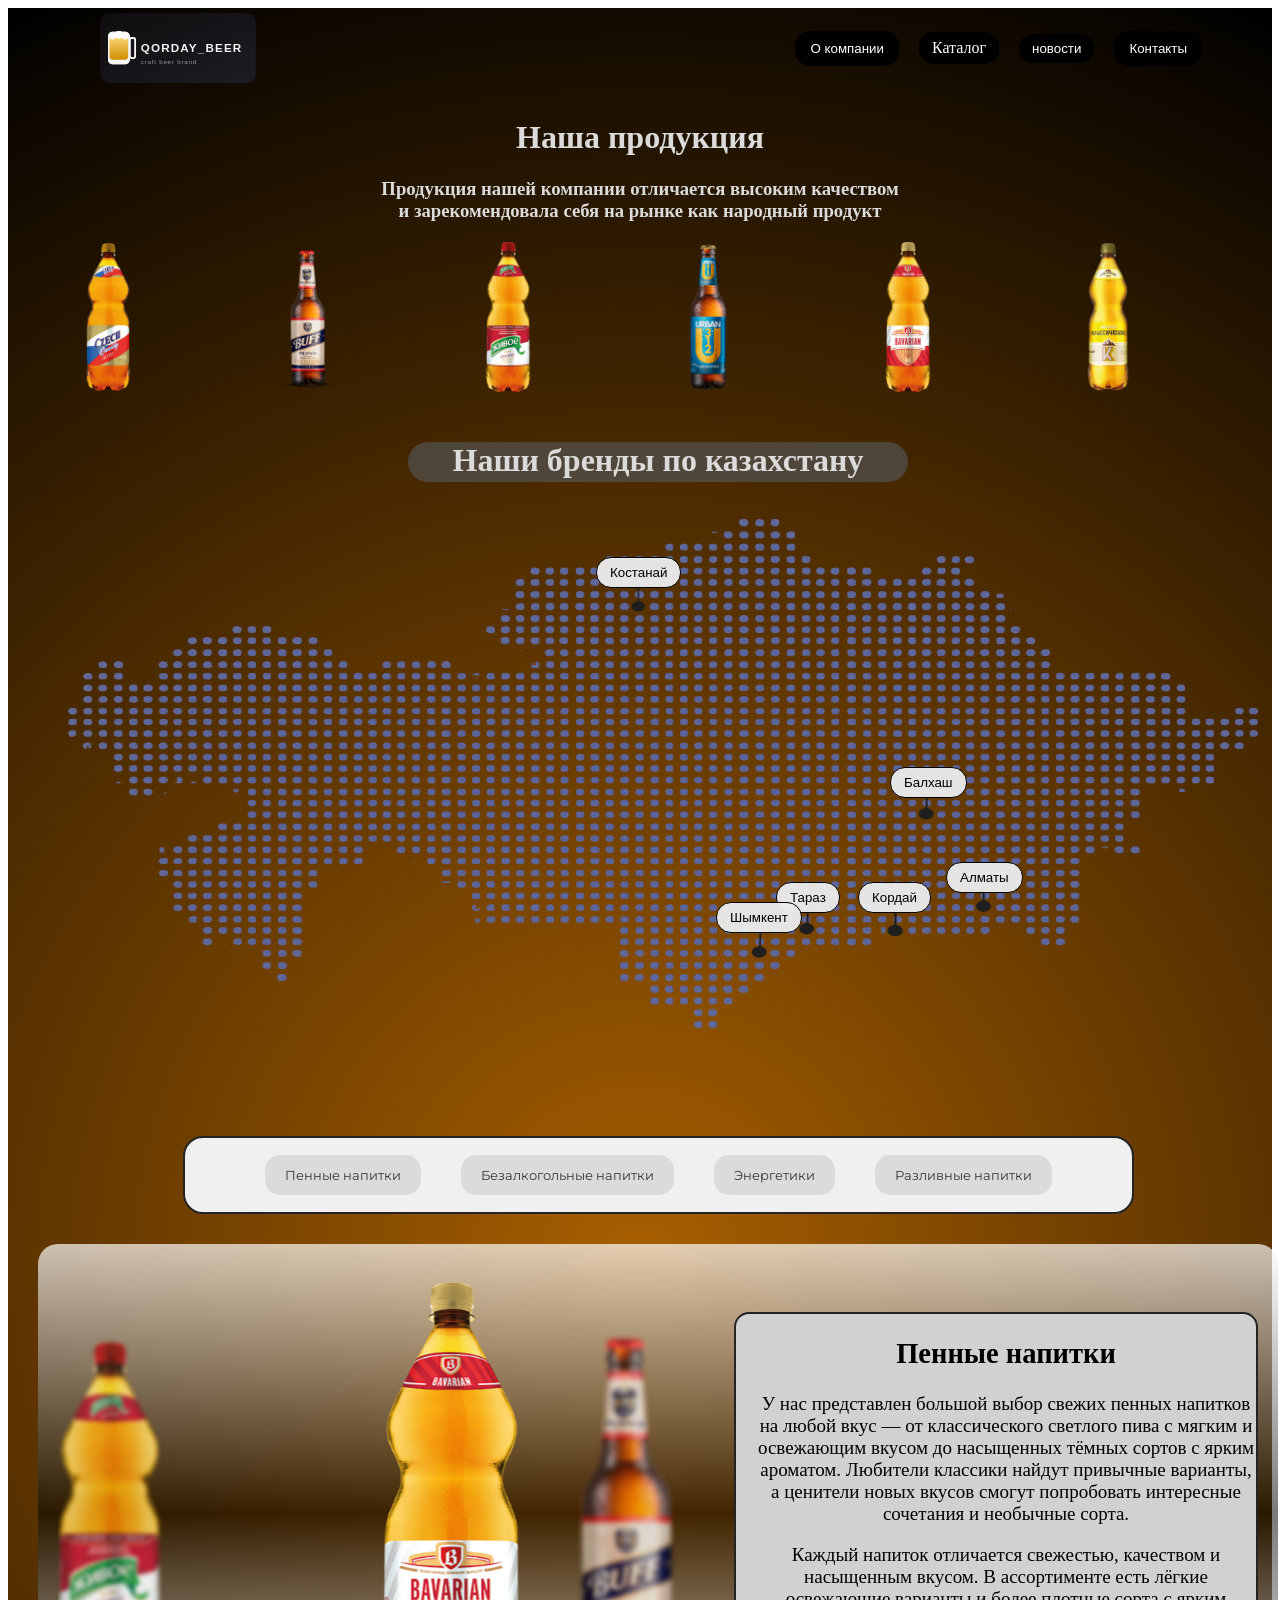
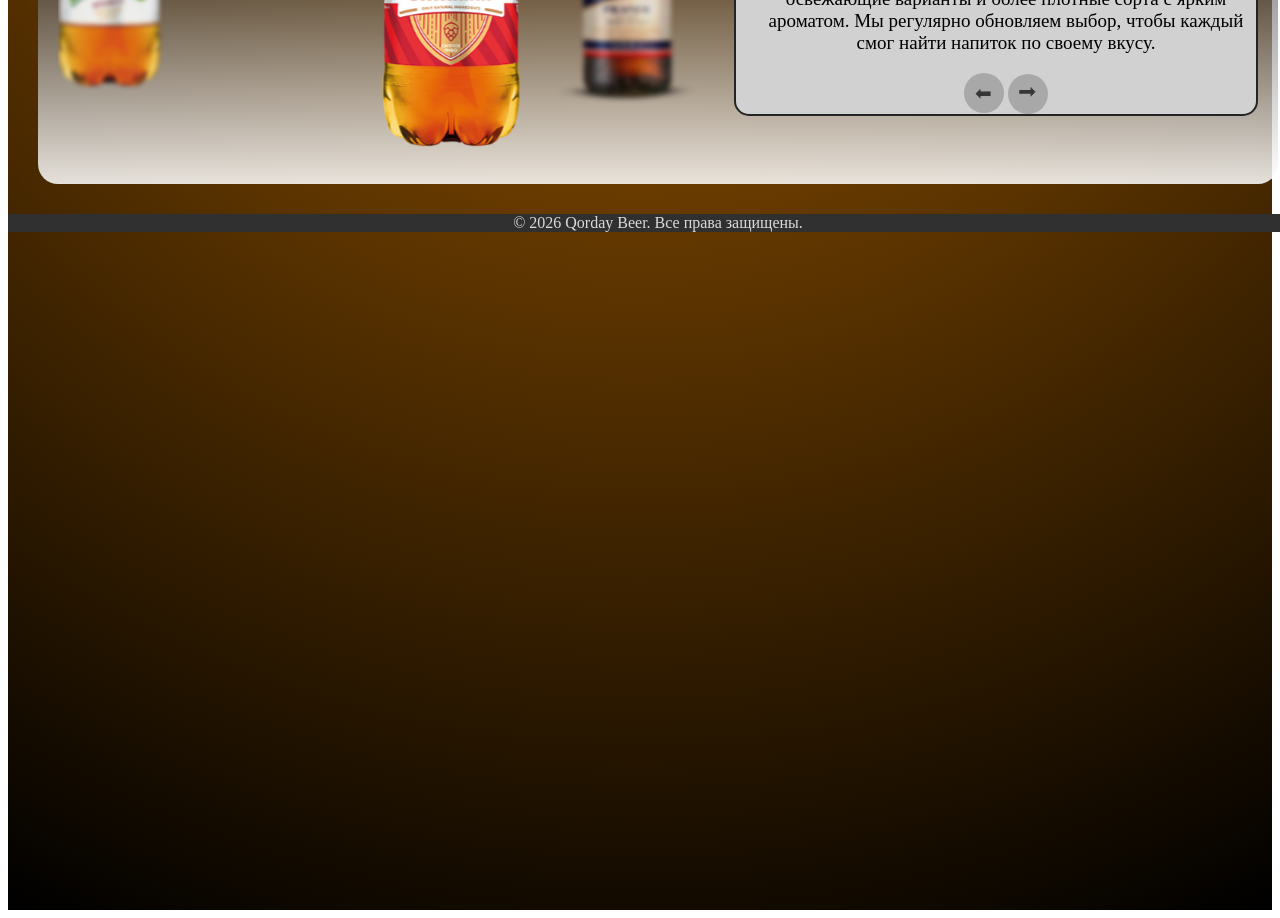
<file: index.html>
<!DOCTYPE html>
<html lang="ru">
  <head>
    <link href="https://fonts.googleapis.com/css2?family=Montserrat:wght@900&display=swap" rel="stylesheet">
    <link rel="icon" type="image/png" href="images/img_logo.jpg">
    <title>Qorday_Beer</title>
    <link rel="stylesheet" href="style.css">
    <link rel="stylesheet" href="https://cdn.jsdelivr.net/npm/swiper@11/swiper-bundle.min.css"/>
</head>
<body>
<div class="col">
       <header>
          <nav class="container">

            <div class="logo">
              <img src="images/br.svg" class="Photo_logo">
            </div>

              <div class="menu">

                <div class="nav_comp">
                  <div class="companiya">
                    <button class="btn_3">О компании</button>
                    <div class="dropdown_2">
                      <h2 class="o_nas">Абдыш-Ата – один из крупнейших производителей алкогольных и безалкогольных напитков Кыргызстана. Компания «Абдыш-Ата» была создана в 2000 году на базе Кантского сахарного завода, заложенного в далеком 1929 году. Начиная с экспериментальных нескольких ящиков пива торговой марки «Наше», компания постепенно набирала обороты. В результате были разработаны рецептуры, в основу которых легли эксклюзивные сорта хмеля и сочетание разных видов солода.</h2>
                  
                    </div>
                  </div>
                </div>

              <a href="catalog.html" class="btn_1 catalog">Каталог</a>

              <div class="nav_novosti">
                <div class="novosti">
                  <button class="btn_1">новости</button>
                  <div class="dropdown_3">
                    <h3 class="o_nas_2">Новостей пока нет.</h3>

                  </div>
                </div>
              </div>

                <div class="nav">
                  <div class="contacts">
                    <button class="btn_2">Контакты</button>
                    <div class="dropdown">
                      <a href="tel:+77007777070">+7 700 777 70 70</a>
                      <a href="tel:+77007007777">+7 700 700 77 77</a>
                    </div>
                  </div>
                </div>
              </div>

          </nav>
        </header>
  <div class="wrapper">
  <h1>Наша продукция</h1>
  <h3>Продукция нашей компании отличается высоким качеством<br>
и зарекомендовала себя на рынке как народный продукт</h3>
<div class="area">
  <div class="track">
    <div class="group">
      <img src="images/chex.png" class="Photo">
      <img src="images/buff.png" class="Photo">
      <img src="images/zivoe plastik.png" class="Photo">
      <img src="images/urban.png" class="Photo">
      <img src="images/bavaria plastik.png" class="Photo">
      <img src="images/classicheskoe.png" class="Photo">
      <img src="images/zivoe.png" class="Photo">
      <img src="images/zivoe plastik.png" class="Photo">
      <img src="images/luntik.png" class="Photo">
    </div>

    <div class="group">
      <img src="images/chex.png" class="Photo">
      <img src="images/buff.png" class="Photo">
      <img src="images/zivoe plastik.png" class="Photo">
      <img src="images/urban.png" class="Photo">
      <img src="images/bavaria plastik.png" class="Photo">
      <img src="images/classicheskoe.png" class="Photo">
      <img src="images/zivoe.png" class="Photo">
      <img src="images/zivoe plastik.png" class="Photo">
      <img src="images/luntik.png" class="Photo">
    </div>
  </div>
</div>





          <!--КАРТА-->
<div class="map">
  <h1>Наши бренды по казахстану</h1>
  <img src="images/карт_изм.png" class="map_photo">

  <!-- кнопки прямо в .map -->
<button class="btn_map_m1 btn_korday" onclick="openCity('korday')">Кордай</button>
<button class="btn_map_m1 btn_almaty" onclick="openCity('almaty')">Алматы</button>
<button class="btn_map_m1 btn_taraz" onclick="openCity('taraz')">Тараз</button>
<button class="btn_map_m1 btn_shymkent" onclick="openCity('shymkent')">Шымкент</button>
<button class="btn_map_m1 btn_balhash" onclick="openCity('balhash')">Балхаш</button>
<button class="btn_map_m1 btn_kostanay" onclick="openCity('kostanay')">Костанай</button>

<div class="dropdown_map01" id="city_dropdown">
  <button class="close" onclick="closeCity()">✕</button>
  <h2 id="city_name" class="zagolovok_map"></h2>
  <div id="city_photos"></div>
</div>



<div class="menu_2">
  <button class="btn_menu btn_01">Пенные напитки</button>
  <button class="btn_menu btn_02">Безалкогольные напитки</button>
  <button class="btn_menu btn_03">Энергетики</button>
  <button class="btn_menu btn_04">Разливные напитки</button>
</div>





<div class="cards">
  <div class="swiper">
    <div class="swiper-wrapper">
    </div>
  </div>

  <div class="opisanie">
    <h2 class="zagolovok_ops"></h2>
    <p class="text_1"></p>
    <p class="text_2"></p>
    <button class="strelki swiper-prev">⬅</button>
    <button class="strelki swiper-next">⮕</button>
  </div>
</div>


<footer class="col_footer">
  <p>© 2026 Qorday Beer. Все права защищены.</p>
</footer>


</div>
  </div>
</div>



<script src="https://cdn.jsdelivr.net/npm/swiper@11/swiper-bundle.min.js"></script>
<script src="script.js"></script>

</body>
</html>
</file>
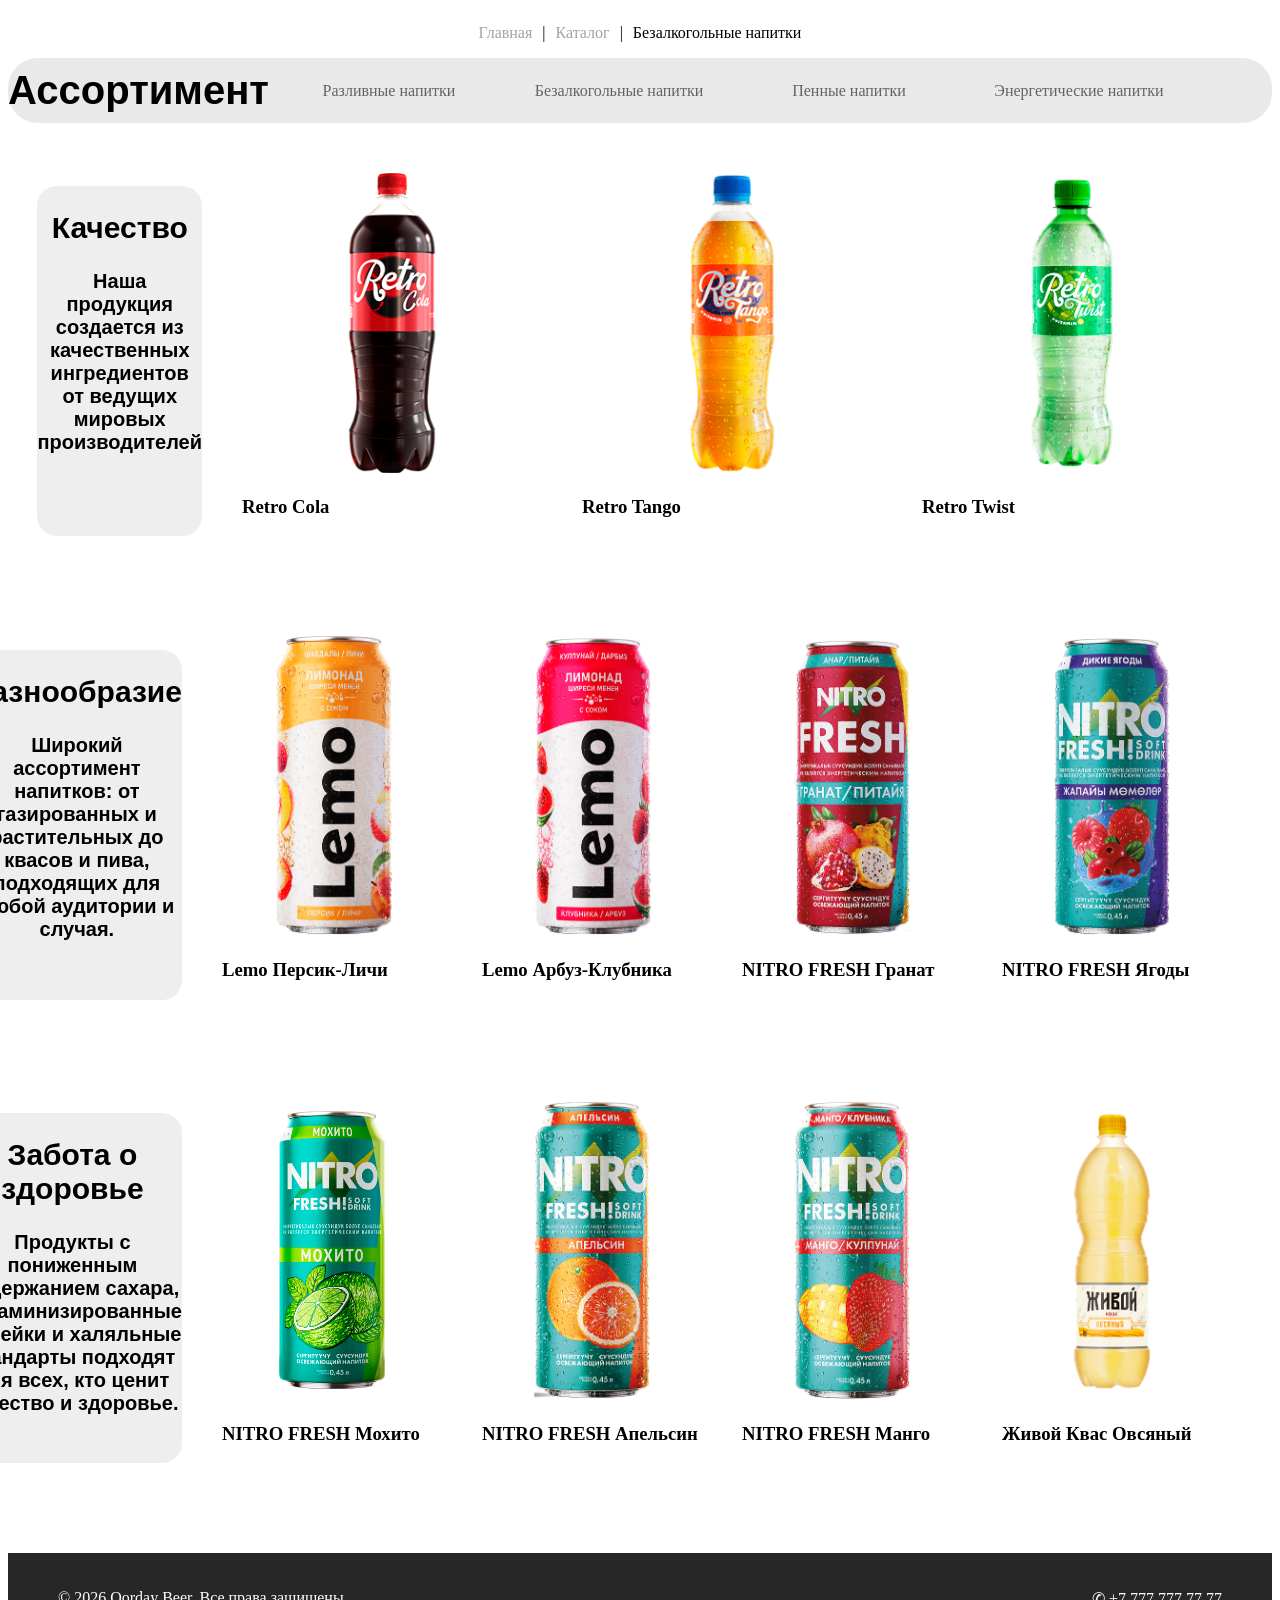
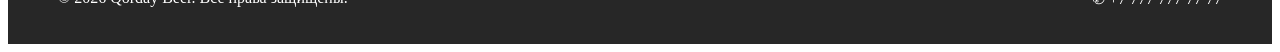
<file: bezAlco.catalog.html>
<!DOCTYPE html>
<html lang="ru">
<head>
    <title>bezAlco_catalog</title>
    <link rel="stylesheet" href="bezAlco.catalog.css">
</head>
<body>
        <div class="obratka"> <a href="index.html" class="ref_obratka">Главная</a> <p>|</p> <a href="catalog.html" class="katalog_obratka">Каталог</a> <p>|</p> <p>Безалкогольные напитки</p> </div>


      <nav class="menu">
          <h1 class="prod">Ассортимент</h1>
        <ul>
          <li><a href="rozliv.catalog.html" class="btn_assort">Разливные напитки</a></li>
          <li><a href="bezAlco.catalog.html" class="btn_assort">Безалкогольные напитки</a></li>
          <li><a href="pennye.catalog.html" class="btn_assort">Пенные напитки</a></li>
          <li><a href="energetiki.catalog.html" class="btn_assort">Энергетические напитки</a> </li>  
        </ul>
      </nav>


    <div class="cards_№">

        <div class="text kachestvo">
          <h2>Качество</h2>
          <p>Наша продукция создается из качественных ингредиентов от ведущих мировых производителей</p>
        </div>


      <div class="card">
        <a href="chex.html?id=kola&back=bezAlco.catalog.html&cat=bezAlco.catalog.html&catname=Безалкогольные напитки">
          <img src="images/кола ретро.png" class="photo retro">
        </a>
          <h3>Retro Cola</h3>
      </div>

      <div class="card">
        <a href="chex.html?id=fanta&back=bezAlco.catalog.html&cat=bezAlco.catalog.html&catname=Безалкогольные напитки">
          <img src="images/фанта ретро.png" class="photo retro">
        </a>
          <h3>Retro Tango</h3>
      </div>

      <div class="card">
        <a href="chex.html?id=sprite&back=bezAlco.catalog.html&cat=bezAlco.catalog.html&catname=Безалкогольные напитки">
          <img src="images/спрайт ретро.png" class="photo retro">
        </a>
          <h3>Retro Twist</h3>
      </div>

    </div>


    <div class="cards_№">

        <div class="text raznoobrazie">
          <h2>Разнообразие</h2>
          <p>Широкий ассортимент напитков: от газированных и растительных до квасов и пива, подходящих для любой аудитории и случая.</p>
        </div>

      <div class="card">
        <a href="chex.html?id=lemo_1&back=bezAlco.catalog.html&cat=bezAlco.catalog.html&catname=Безалкогольные напитки">
          <img src="images/лемо1.png" class="photo">
        </a>
          <h3>Lemo Персик-Личи</h3>
      </div>

      <div class="card">
        <a href="chex.html?id=lemo_2&back=bezAlco.catalog.html&cat=bezAlco.catalog.html&catname=Безалкогольные напитки">
          <img src="images/лемо2.png" class="photo">
        </a>
          <h3>Lemo Арбуз-Клубника</h3>
      </div>

      <div class="card">
        <a href="chex.html?id=nitro_1&back=bezAlco.catalog.html&cat=bezAlco.catalog.html&catname=Безалкогольные напитки">
          <img src="images/нитро1.png" class="photo">
        </a>
          <h3>NITRO FRESH Гранат</h3>
      </div>

      <div class="card">
        <a href="chex.html?id=nitro_2&back=bezAlco.catalog.html&cat=bezAlco.catalog.html&catname=Безалкогольные напитки">
          <img src="images/нитро2.png" class="photo">
        </a>
          <h3>NITRO FRESH Ягоды</h3>
      </div>

    </div>


    <div class="cards_№">

        <div class="text kachestvo">
          <h2>Забота о здоровье</h2>
          <p>Продукты с пониженным содержанием сахара, витаминизированные линейки и халяльные стандарты подходят для всех, кто ценит качество и здоровье.</p>
        </div>

      <div class="card">
        <a href="chex.html?id=nitro_3&back=bezAlco.catalog.html&cat=bezAlco.catalog.html&catname=Безалкогольные напитки">
          <img src="images/нитро3.png" class="photo">
        </a>
          <h3>NITRO FRESH Мохито</h3>
      </div>

      <div class="card">
        <a href="chex.html?id=nitro_4&back=bezAlco.catalog.html&cat=bezAlco.catalog.html&catname=Безалкогольные напитки">
          <img src="images/нитро4.png" class="photo">
        </a>
          <h3>NITRO FRESH Апельсин</h3>
      </div>

      <div class="card">
        <a href="chex.html?id=nitro_5&back=bezAlco.catalog.html&cat=bezAlco.catalog.html&catname=Безалкогольные напитки">
          <img src="images/нитро5.png" class="photo">
        </a>
          <h3>NITRO FRESH Манго</h3>
      </div>

      <div class="card">
        <a href="chex.html?id=kvas_1&back=bezAlco.catalog.html&cat=bezAlco.catalog.html&catname=Безалкогольные напитки">
          <img src="images/kvas1.png" class="photo">
        </a>
          <h3>Живой Квас Овсяный</h3>
      </div>
 
    </div>

  <footer class="footer_catalog">
    
  <p class="p_1">© 2026 Qorday Beer. Все права защищены.</p>
  <p class="p_2">✆ +7 777 777 77 77</p>

  </footer>
</body>
</html>
</file>
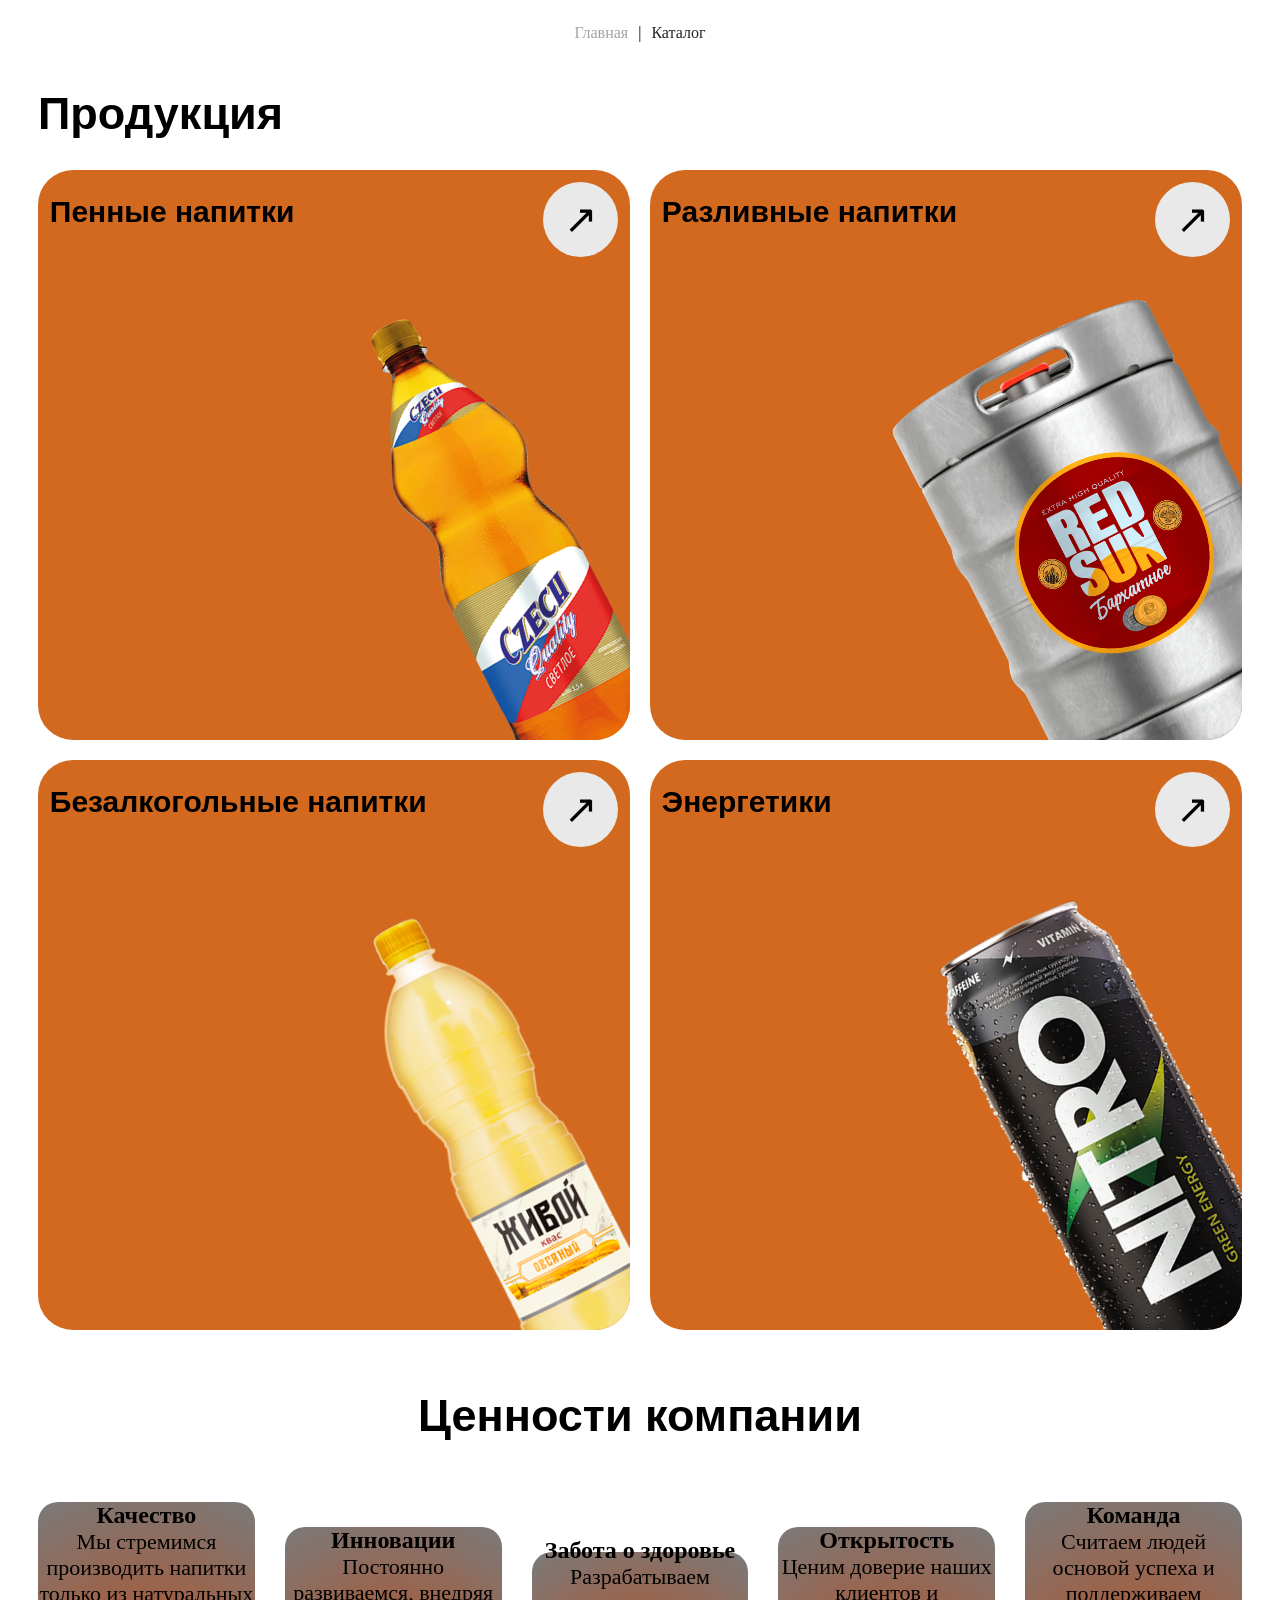
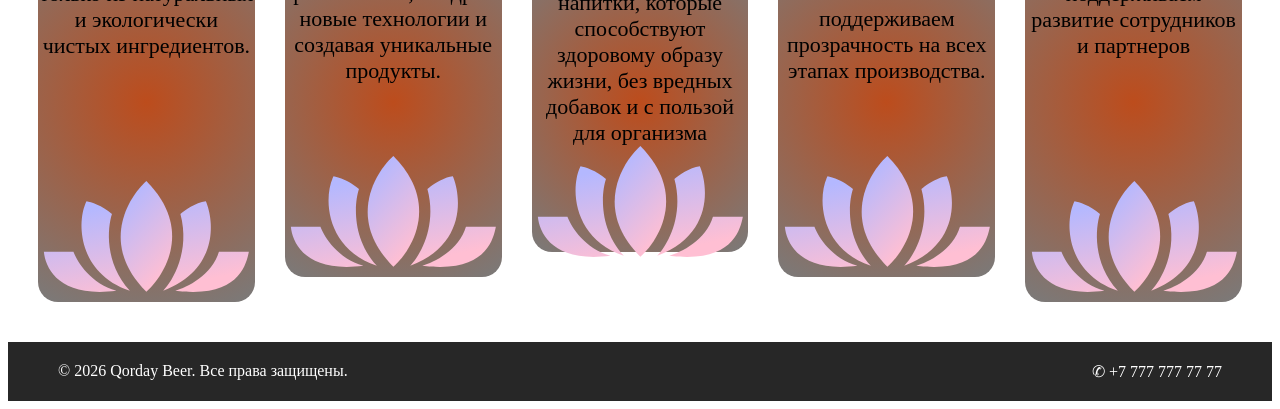
<file: catalog.html>
<!DOCTYPE html>
<html lang="ru">
    <head>
      <title>Каталог</title>
      <link rel="stylesheet" href="catalog.css">
</head>
<body>

  <div class="otstypi">
      <div class="obratka"> <a href="index.html" class="ref_obratka">Главная</a> <p>|</p> <p class="katalog_obratka">Каталог</p> </div>
    
      <header>
          <h1 class="prod">Продукция</h1>
      </header>

  <div class="cards_№1">
    
      <div class="card">
        <img src="images/chex.png" class="photo_2">
            <h2 class="text">Пенные напитки</h2>
            <a href="pennye.catalog.html" class="ref">↗</a>
      </div>

      <div class="card">
        <img src="images/РедСан Разливное.png" class="photo_1">
            <h2 class="text">Разливные напитки</h2>
            <a href="rozliv.catalog.html" class="ref">↗</a>
      </div>


  </div>

  <div class="cards_№2">
    
      <div class="card">
        <img src="images/квас1.png" class="photo_3">
            <h2 class="text">Безалкогольные напитки</h2>
            <a href="bezAlco.catalog.html" class="ref">↗</a>
      </div>

      <div class="card">
        <img src="images/черный.png" class="photo_4">
            <h2 class="text">Энергетики</h2>
            <a href="energetiki.catalog.html" class="ref">↗</a>
      </div>


  </div>

    <h1 class="text_01">Ценности компании</h1>

  <div class="tsennosti">

    <div class="obsh kachestvo">
      <h2>Качество</h2>
      <p>Мы стремимся производить напитки только из натуральных и экологически чистых ингредиентов.</p>
      <img src="images/value-1.svg">
    </div>

    <div class="obsh innovatsii">
      <h2>Инновации</h2>
      <p>Постоянно развиваемся, внедряя новые технологии и создавая уникальные продукты.</p>
      <img src="images/value-1.svg">
    </div>

    <div class="obsh zabota">
      <h2>Забота о здоровье</h2>
      <p>Разрабатываем напитки, которые способствуют здоровому образу жизни, без вредных добавок и с пользой для организма</p>
      <img src="images/value-1.svg">
    </div>

    <div class="obsh otkrytost">
      <h2>Открытость</h2>
      <p>Ценим доверие наших клиентов и поддерживаем прозрачность на всех этапах производства.</p>
      <img src="images/value-1.svg">
    </div>

    <div class="obsh komanda">
      <h2>Команда</h2>
      <p>Считаем людей основой успеха и поддерживаем развитие сотрудников и партнеров</p>
      <img src="images/value-1.svg">
    </div>

  </div>

  </div>

  <footer class="footer_catalog">
    
  <p class="p_1">© 2026 Qorday Beer. Все права защищены.</p>
  <p class="p_2">✆ +7 777 777 77 77</p>

  </footer>
</body>
</html>
</file>
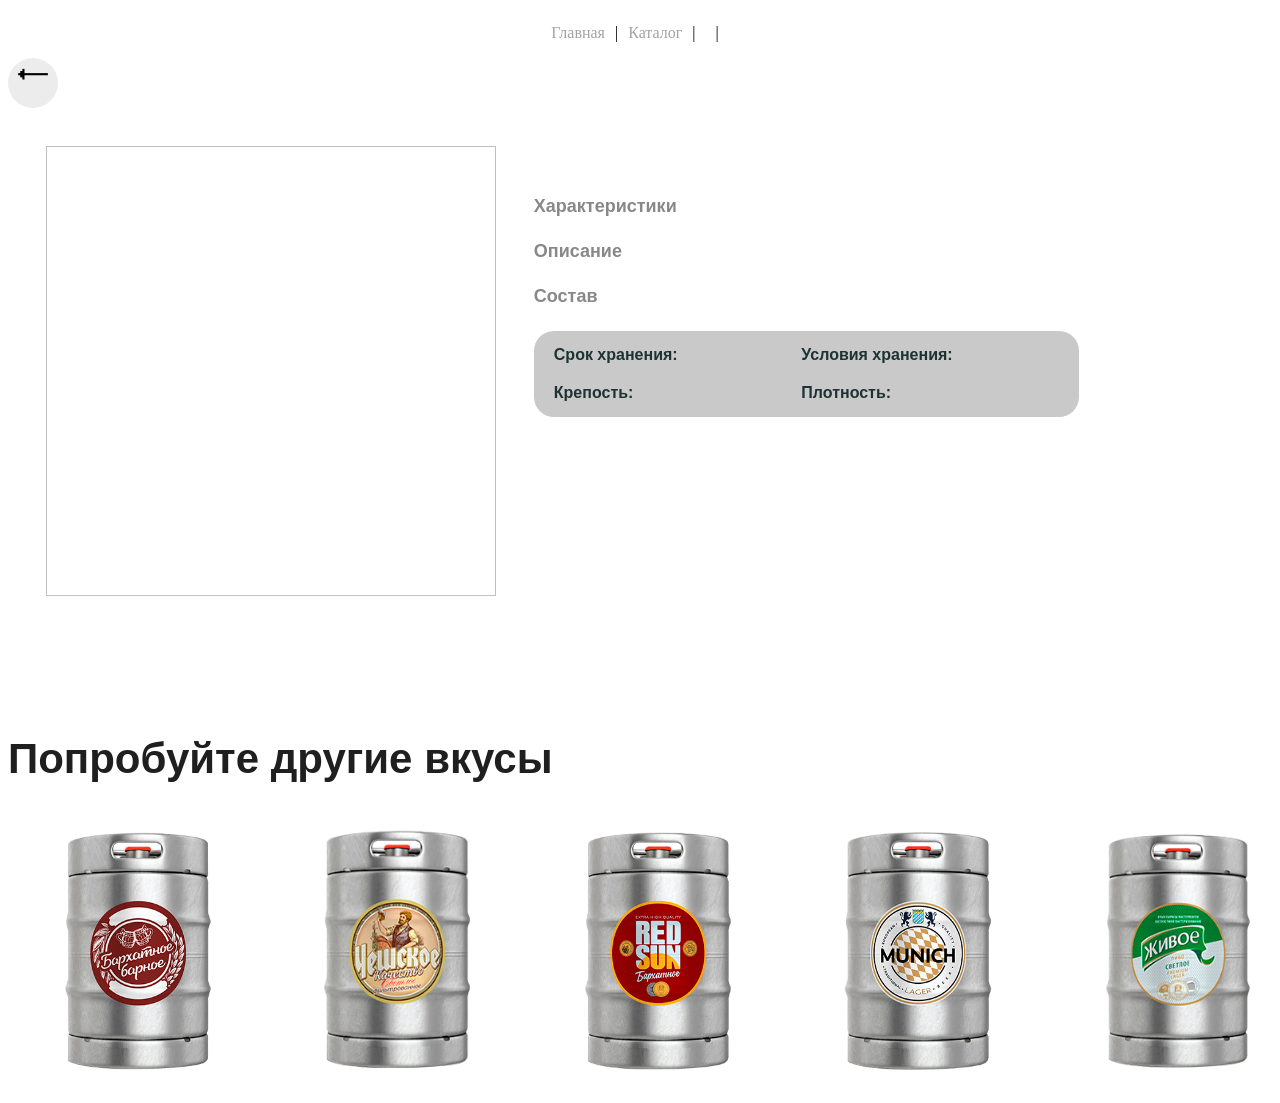
<file: chex.html>
<!DOCTYPE html>
<html lang="ru">
<head>
    <title>Product</title>
    <link rel="stylesheet" href="chex.css">
</head>
<body>
        <div class="obratka"> <a href="index.html" class="ref_obratka">Главная</a> <p>|</p> <a href="catalog.html" class="katalog_obratka">Каталог</a> <p>|</p> <a href="rozliv.catalog.html" class="rozliv_obratka"></a> <p>|</p> <p id="xleb" class="tip_product"></p> </div>


            <a id="btn_obr" class="obr">⭠</a>

    <div class="product">
        <img id="photo" class="photo_producta">
        <div class="opisanie">
            <h1 id="nazvanie" class="nazvanie_producta"></h1>
              <div class="hh2">
                <h3 id="tara_1"></h3>
                <h3 id="tara_2"></h3>
              </div>  
            <h4>Характеристики</h4>
            <p id="xarakteristiki"></p>
            <h4>Описание</h4>
            <p id="opisanie"></p>
            <h4>Состав</h4>
            <p id="sostav"></p>
                
                <div class="usloviya">
                    <div class="usl"><span class="label">Срок хранения:</span><span id="srok_xraneniya" class="value"></span></div>
                    <div class="usl"><span class="label">Условия хранения:</span><span id="usl_xraneniya" class="value"></span></div>
                    <div class="usl"><span class="label">Крепость:</span><span id="krepkost" class="value"></span></div>
                    <div class="usl"><span class="label">Плотность:</span><span id="plotnost" class="value"></span></div>
                </div>
        </div>
    </div>

    <h1 class="text_drugie">Попробуйте другие вкусы</h1>

    <div class="drugie">
        <a href="chex.html?id=barxat&back=rozliv.catalog.html&cat=rozliv.catalog.html&catname=Разливные напитки">
          <img src="images/бархат розлив.png" class="drugie_photo">
        </a>

        <a href="chex.html?id=chex&back=rozliv.catalog.html&cat=rozliv.catalog.html&catname=Разливные напитки">
          <img src="images/чех_розлив.png" class="drugie_photo">
        </a>

        <a href="chex.html?id=RedSun&back=rozliv.catalog.html&cat=rozliv.catalog.html&catname=Разливные напитки">
          <img src="images/редсан розлив 2.png" class="drugie_photo">
        </a>

        <a href="chex.html?id=Munich&back=rozliv.catalog.html&cat=rozliv.catalog.html&catname=Разливные напитки">
          <img src="images/мюнич розлив.png" class="drugie_photo">
        </a>

        <a href="chex.html?id=Zivoe&back=rozliv.catalog.html&cat=rozliv.catalog.html&catname=Разливные напитки">
          <img src="images/живое розлив.png" class="drugie_photo">
        </a>


                <a href="chex.html?id=energy_5&back=energetiki.catalog.html&cat=energetiki.catalog.html&catname=Энергетические напитки">
          <img src="images/голубой.png" class="drugie_photo">
        </a>

                <a href="chex.html?id=energy_6&back=energetiki.catalog.html&cat=energetiki.catalog.html&catname=Энергетические напитки">
          <img src="images/макс.png" class="drugie_photo">
        </a>

                <a href="chex.html?id=energy_7&back=energetiki.catalog.html&cat=energetiki.catalog.html&catname=Энергетические напитки">
          <img src="images/розовый.png" class="drugie_photo">
        </a>

        <a href="chex.html?id=energy_8&back=energetiki.catalog.html&cat=energetiki.catalog.html&catname=Энергетические напитки">
          <img src="images/оранжевый.png" class="drugie_photo">
        </a>

                <a href="chex.html?id=energy_3&back=energetiki.catalog.html&cat=energetiki.catalog.html&catname=Энергетические напитки">
          <img src="images/синий.png" class="drugie_photo">
        </a>


                <a href="chex.html?id=kvas_1&back=bezAlco.catalog.html&cat=bezAlco.catalog.html&catname=Безалкогольные напитки">
          <img src="images/квас1.png" class="drugie_photo">
        </a>

                <a href="chex.html?id=nitro_5&back=bezAlco.catalog.html&cat=bezAlco.catalog.html&catname=Безалкогольные напитки">
          <img src="images/нитро5.png" class="drugie_photo">
        </a>

                <a href="chex.html?id=nitro_4&back=bezAlco.catalog.html&cat=bezAlco.catalog.html&catname=Безалкогольные напитки">
          <img src="images/нитро4.png" class="drugie_photo">
        </a>

                <a href="chex.html?id=nitro_3&back=bezAlco.catalog.html&cat=bezAlco.catalog.html&catname=Безалкогольные напитки">
          <img src="images/нитро3.png" class="drugie_photo">
        </a>

                <a href="chex.html?id=nitro_2&back=bezAlco.catalog.html&cat=bezAlco.catalog.html&catname=Безалкогольные напитки">
          <img src="images/нитро2.png" class="drugie_photo">
        </a>

                <a href="chex.html?id=pivo_10&back=pennye.catalog.html&cat=pennye.catalog.html&catname=Пенные напитки">
          <img src="images/шахта кор.png" class="drugie_photo">
        </a>

        <a href="chex.html?id=pivo_11&back=pennye.catalog.html&cat=pennye.catalog.html&catname=Пенные напитки">
          <img src="images/кузнец синий.png" class="drugie_photo">
        </a>

                <a href="chex.html?id=pivo_12&back=pennye.catalog.html&cat=pennye.catalog.html&catname=Пенные напитки">
          <img src="images/живое нефильтр.png" class="drugie_photo">
        </a>

                <a href="chex.html?id=pivo_9&back=pennye.catalog.html&cat=pennye.catalog.html&catname=Пенные напитки">
          <img src="images/урбааан.png" class="drugie_photo">
        </a>

                <a href="chex.html?id=pivo_7&back=pennye.catalog.html&cat=pennye.catalog.html&catname=Пенные напитки">
          <img src="images/zivoe.png" class="drugie_photo">
        </a>
    </div>

    <script src="rozliv.products.js"></script>
    <script src="rozliv.js"></script>
</body>
</html>
</file>
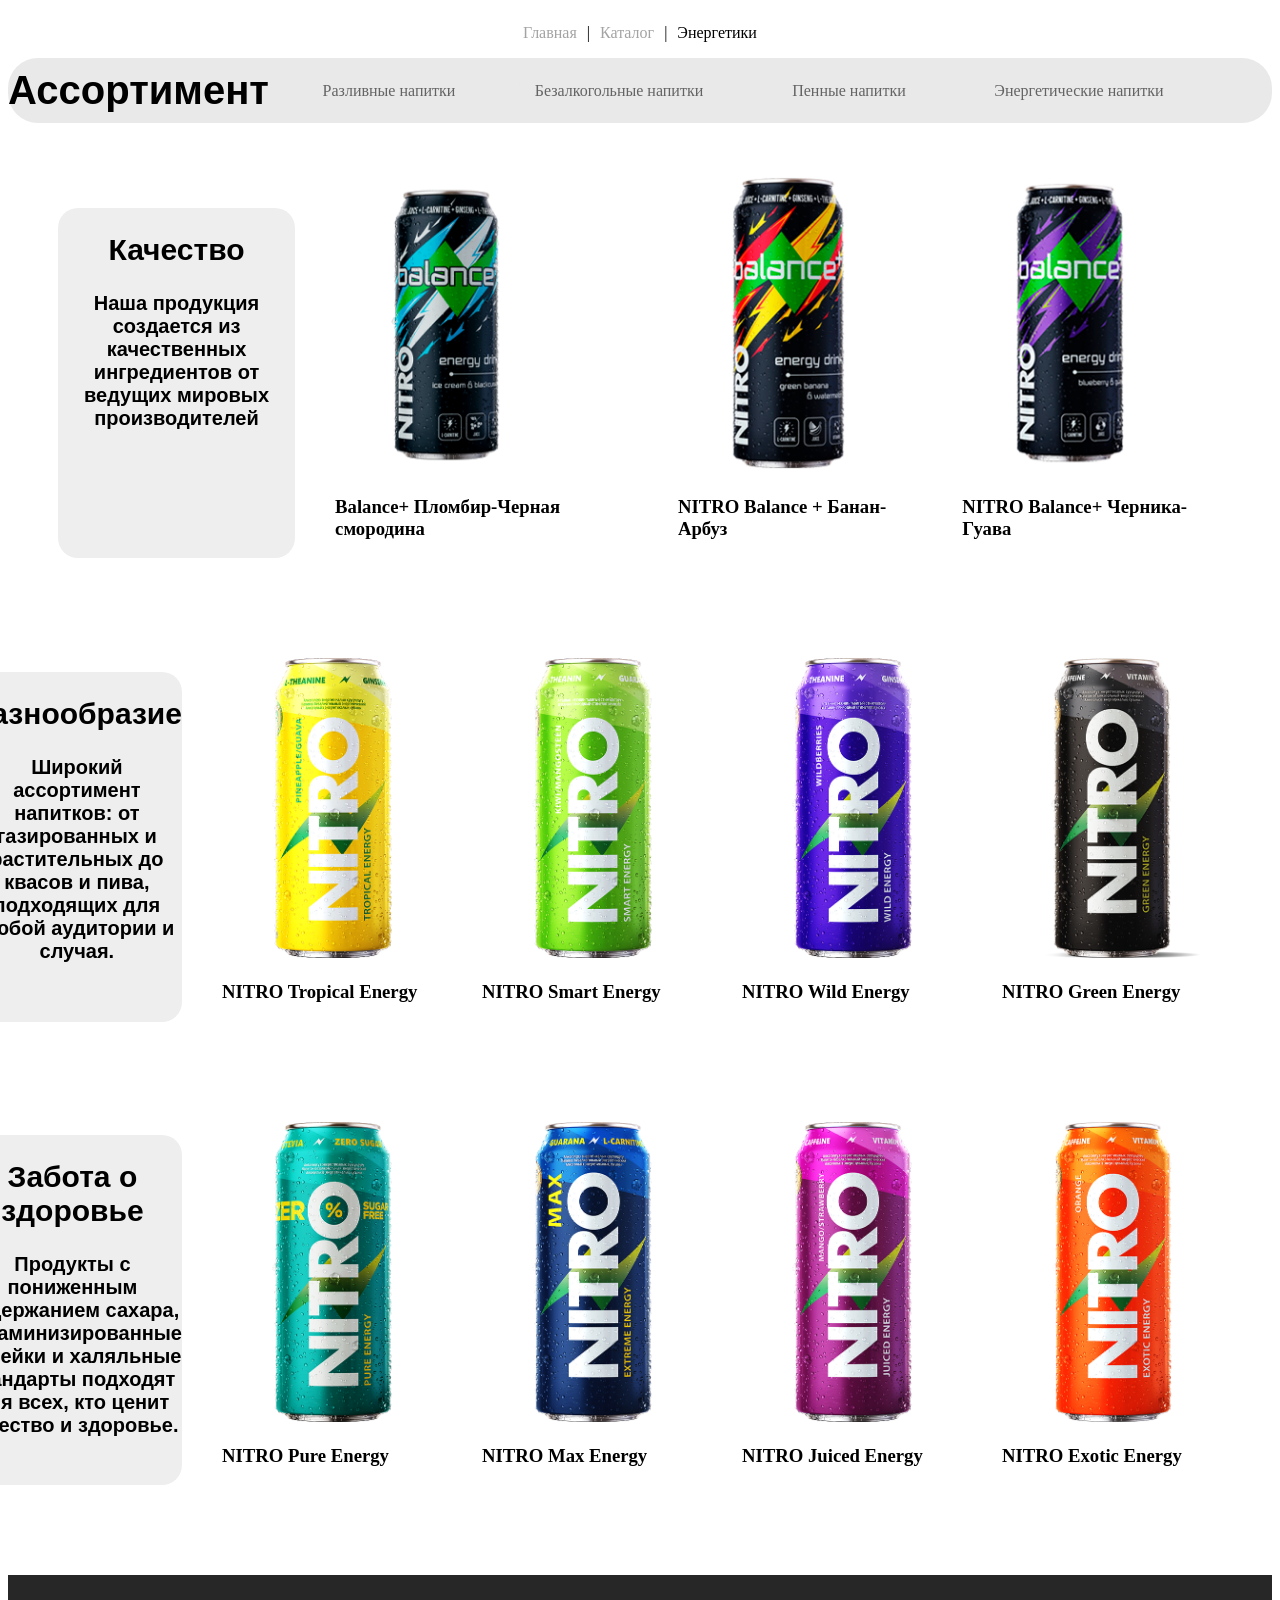
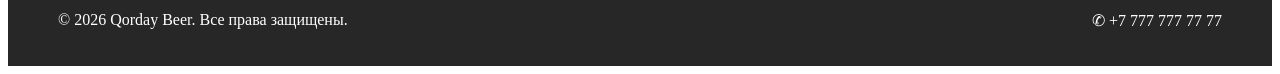
<file: energetiki.catalog.html>
<!DOCTYPE html>
<html lang="ru">
<head>
    <title>energetiki_catalog</title>
    <link rel="stylesheet" href="energetiki.catalog.css">
</head>
<body>
        <div class="obratka"> <a href="index.html" class="ref_obratka">Главная</a> <p>|</p> <a href="catalog.html" class="katalog_obratka">Каталог</a> <p>|</p> <p>Энергетики</p> </div>


      <nav class="menu">
          <h1 class="prod">Ассортимент</h1>
        <ul>
          <li><a href="rozliv.catalog.html" class="btn_assort">Разливные напитки</a></li>
          <li><a href="bezAlco.catalog.html" class="btn_assort">Безалкогольные напитки</a></li>
          <li><a href="pennye.catalog.html" class="btn_assort">Пенные напитки</a></li>
          <li><a href="energetiki.catalog.html" class="btn_assort">Энергетические напитки</a> </li>  
        </ul>
      </nav>


    <div class="cards_№">

        <div class="text kachestvo">
          <h2>Качество</h2>
          <p>Наша продукция создается из качественных ингредиентов от ведущих мировых производителей</p>
        </div>


      <div class="card">
        <a href="chex.html?id=blns_3&back=energetiki.catalog.html&cat=energetiki.catalog.html&catname=Энергетические напитки">
          <img src="images/баланс3.png" class="photo">
        </a>
          <h3>Balance+ Пломбир-Черная смородина</h3>
      </div>
      <div class="card">
        <a href="chex.html?id=blns_2&back=energetiki.catalog.html&cat=energetiki.catalog.html&catname=Энергетические напитки">
          <img src="images/баланс2.png" class="photo">
        </a>
          <h3>NITRO Balance + Банан-Арбуз</h3>
      </div>

      <div class="card">
        <a href="chex.html?id=blns_1&back=energetiki.catalog.html&cat=energetiki.catalog.html&catname=Энергетические напитки">
          <img src="images/баланс1.png" class="photo">
        </a>
          <h3>NITRO Balance+ Черника-Гуава</h3>
      </div>


    </div>


    <div class="cards_№">

        <div class="text raznoobrazie">
          <h2>Разнообразие</h2>
          <p>Широкий ассортимент напитков: от газированных и растительных до квасов и пива, подходящих для любой аудитории и случая.</p>
        </div>


      <div class="card">
        <a href="chex.html?id=energy_1&back=energetiki.catalog.html&cat=energetiki.catalog.html&catname=Энергетические напитки">
          <img src="images/желтый.png" class="photo">
        </a>
          <h3>NITRO Tropical Energy</h3>
      </div>

      <div class="card">
        <a href="chex.html?id=energy_2&back=energetiki.catalog.html&cat=energetiki.catalog.html&catname=Энергетические напитки">
          <img src="images/зеленый.png" class="photo">
        </a>
          <h3>NITRO Smart Energy</h3>
      </div>

      <div class="card">
        <a href="chex.html?id=energy_3&back=energetiki.catalog.html&cat=energetiki.catalog.html&catname=Энергетические напитки">
          <img src="images/синий.png" class="photo">
        </a>
          <h3>NITRO Wild Energy</h3>
      </div>

      <div class="card">
        <a href="chex.html?id=energy_4&back=energetiki.catalog.html&cat=energetiki.catalog.html&catname=Энергетические напитки">
          <img src="images/черный.png" class="photo">
        </a>
          <h3>NITRO Green Energy</h3>
      </div>


    </div>


    <div class="cards_№">

        <div class="text kachestvo">
          <h2>Забота о здоровье</h2>
          <p>Продукты с пониженным содержанием сахара, витаминизированные линейки и халяльные стандарты подходят для всех, кто ценит качество и здоровье.</p>
        </div>

      <div class="card">
        <a href="chex.html?id=energy_5&back=energetiki.catalog.html&cat=energetiki.catalog.html&catname=Энергетические напитки">
          <img src="images/голубой.png" class="photo">
        </a>
          <h3>NITRO Pure Energy</h3>
      </div>

      <div class="card">
        <a href="chex.html?id=energy_6&back=energetiki.catalog.html&cat=energetiki.catalog.html&catname=Энергетические напитки">
          <img src="images/макс.png" class="photo">
        </a>
          <h3>NITRO Max Energy</h3>
      </div>

      <div class="card">
        <a href="chex.html?id=energy_7&back=energetiki.catalog.html&cat=energetiki.catalog.html&catname=Энергетические напитки">
          <img src="images/розовый.png" class="photo">
        </a>
          <h3>NITRO Juiced Energy</h3>
      </div>

      <div class="card">
        <a href="chex.html?id=energy_8&back=energetiki.catalog.html&cat=energetiki.catalog.html&catname=Энергетические напитки">
          <img src="images/оранжевый.png" class="photo">
        </a>
          <h3>NITRO Exotic Energy</h3>
      </div>

    </div>

  <footer class="footer_catalog">
    
  <p class="p_1">© 2026 Qorday Beer. Все права защищены.</p>
  <p class="p_2">✆ +7 777 777 77 77</p>

  </footer>
</body>
</html>
</file>
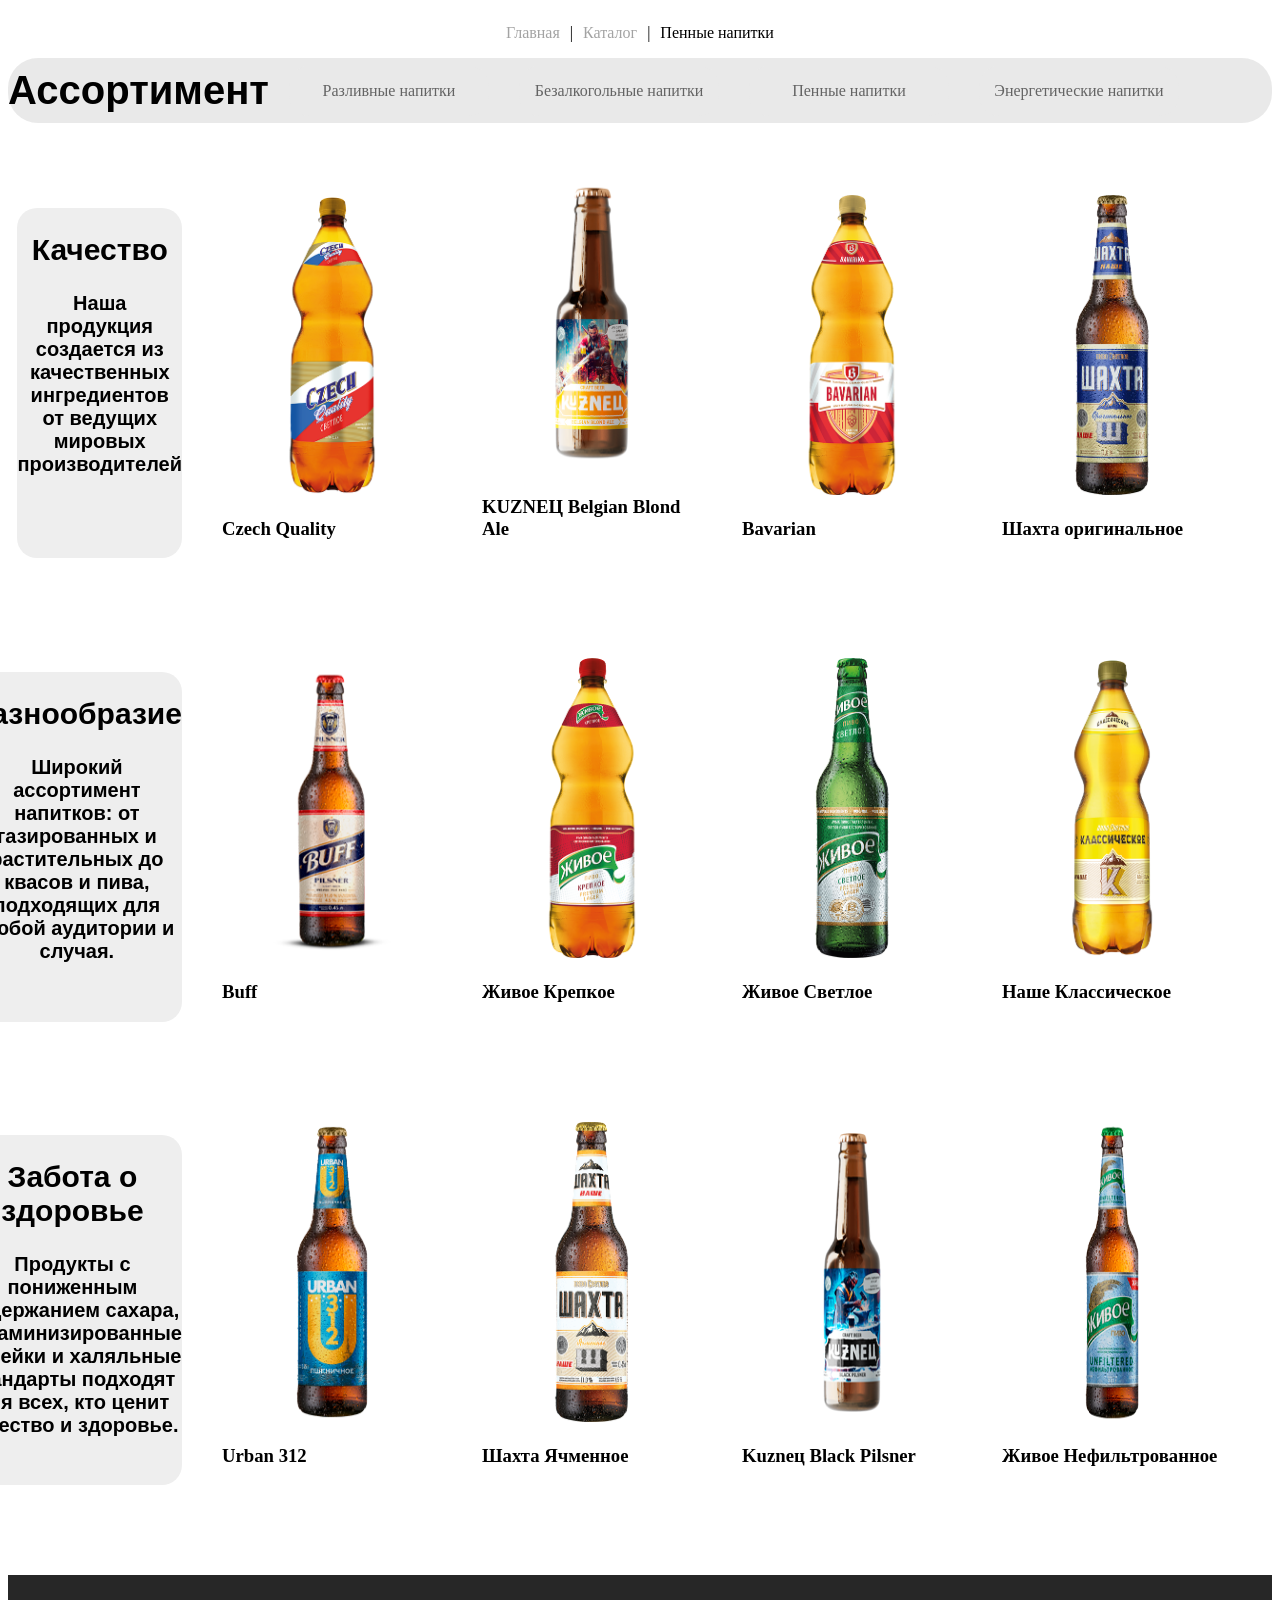
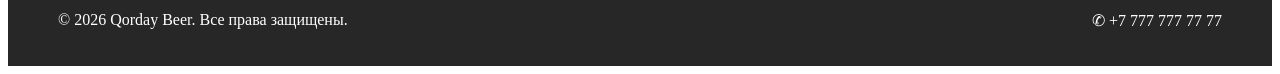
<file: pennye.catalog.html>
<!DOCTYPE html>
<html lang="ru">
<head>
    <title>pennye_catalog</title>
    <link rel="stylesheet" href="pennye.catalog.css">
</head>
<body>
        <div class="obratka"> <a href="index.html" class="ref_obratka">Главная</a> <p>|</p> <a href="catalog.html" class="katalog_obratka">Каталог</a> <p>|</p> <p>Пенные напитки</p> </div>


      <nav class="menu">
          <h1 class="prod">Ассортимент</h1>
        <ul>
          <li><a href="rozliv.catalog.html" class="btn_assort">Разливные напитки</a></li>
          <li><a href="bezAlco.catalog.html" class="btn_assort">Безалкогольные напитки</a></li>
          <li><a href="pennye.catalog.html" class="btn_assort">Пенные напитки</a></li>
          <li><a href="energetiki.catalog.html" class="btn_assort">Энергетические напитки</a> </li>  
        </ul>
      </nav>


    <div class="cards_№">

        <div class="text kachestvo">
          <h2>Качество</h2>
          <p>Наша продукция создается из качественных ингредиентов от ведущих мировых производителей</p>
        </div>


      <div class="card">
        <a href="chex.html?id=pivo_1&back=pennye.catalog.html&cat=pennye.catalog.html&catname=Пенные напитки">
          <img src="images/chex.png" class="photo">
        </a>
          <h3>Czech Quality</h3>
      </div>

      <div class="card">
        <a href="chex.html?id=pivo_2&back=pennye.catalog.html&cat=pennye.catalog.html&catname=Пенные напитки">
          <img src="images/kuzya zolotoi.png" class="photo">
        </a>
          <h3>KUZNEЦ Belgian Blond Ale</h3>
      </div>

      <div class="card">
        <a href="chex.html?id=pivo_3&back=pennye.catalog.html&cat=pennye.catalog.html&catname=Пенные напитки">
          <img src="images/bavaria plastik.png" class="photo">
        </a>
          <h3>Bavarian</h3>
      </div>

      <div class="card">
        <a href="chex.html?id=pivo_4&back=pennye.catalog.html&cat=pennye.catalog.html&catname=Пенные напитки">
          <img src="images/shaxta.png" class="photo">
        </a>
          <h3>Шахта оригинальное</h3>
      </div>

    </div>


    <div class="cards_№">

        <div class="text raznoobrazie">
          <h2>Разнообразие</h2>
          <p>Широкий ассортимент напитков: от газированных и растительных до квасов и пива, подходящих для любой аудитории и случая.</p>
        </div>

      <div class="card">
        <a href="chex.html?id=pivo_5&back=pennye.catalog.html&cat=pennye.catalog.html&catname=Пенные напитки">
          <img src="images/buff.png" class="photo">
        </a>
          <h3>Buff</h3>
      </div>

      <div class="card">
        <a href="chex.html?id=pivo_6&back=pennye.catalog.html&cat=pennye.catalog.html&catname=Пенные напитки">
          <img src="images/zivoe plastik.png" class="photo">
        </a>
          <h3>Живое Крепкое</h3>
      </div>

      <div class="card">
        <a href="chex.html?id=pivo_7&back=pennye.catalog.html&cat=pennye.catalog.html&catname=Пенные напитки">
          <img src="images/zivoe.png" class="photo">
        </a>
          <h3>Живое Светлое</h3>
      </div>

      <div class="card">
        <a href="chex.html?id=pivo_8&back=pennye.catalog.html&cat=pennye.catalog.html&catname=Пенные напитки">
          <img src="images/classicheskoe.png" class="photo">
        </a>
          <h3>Наше Классическое</h3>
      </div>

    </div>


    <div class="cards_№">

        <div class="text kachestvo">
          <h2>Забота о здоровье</h2>
          <p>Продукты с пониженным содержанием сахара, витаминизированные линейки и халяльные стандарты подходят для всех, кто ценит качество и здоровье.</p>
        </div>

      <div class="card">
        <a href="chex.html?id=pivo_9&back=pennye.catalog.html&cat=pennye.catalog.html&catname=Пенные напитки">
          <img src="images/urban.png" class="photo">
        </a>
          <h3>Urban 312</h3>
      </div>

      <div class="card">
        <a href="chex.html?id=pivo_10&back=pennye.catalog.html&cat=pennye.catalog.html&catname=Пенные напитки">
          <img src="images/шахта кор.png" class="photo">
        </a>
          <h3>Шахта Ячменное</h3>
      </div>

      <div class="card">
        <a href="chex.html?id=pivo_11&back=pennye.catalog.html&cat=pennye.catalog.html&catname=Пенные напитки">
          <img src="images/kuzya sinii.png" class="photo">
        </a>
          <h3>Kuzneц Black Pilsner</h3>
      </div>

      <div class="card">
        <a href="chex.html?id=pivo_12&back=pennye.catalog.html&cat=pennye.catalog.html&catname=Пенные напитки">
          <img src="images/живое нефильтр.png" class="photo">
        </a>
          <h3>Живое Нефильтрованное</h3>
      </div>

    </div>

  <footer class="footer_catalog">
    
  <p class="p_1">© 2026 Qorday Beer. Все права защищены.</p>
  <p class="p_2">✆ +7 777 777 77 77</p>

  </footer>
</body>
</html>
</file>
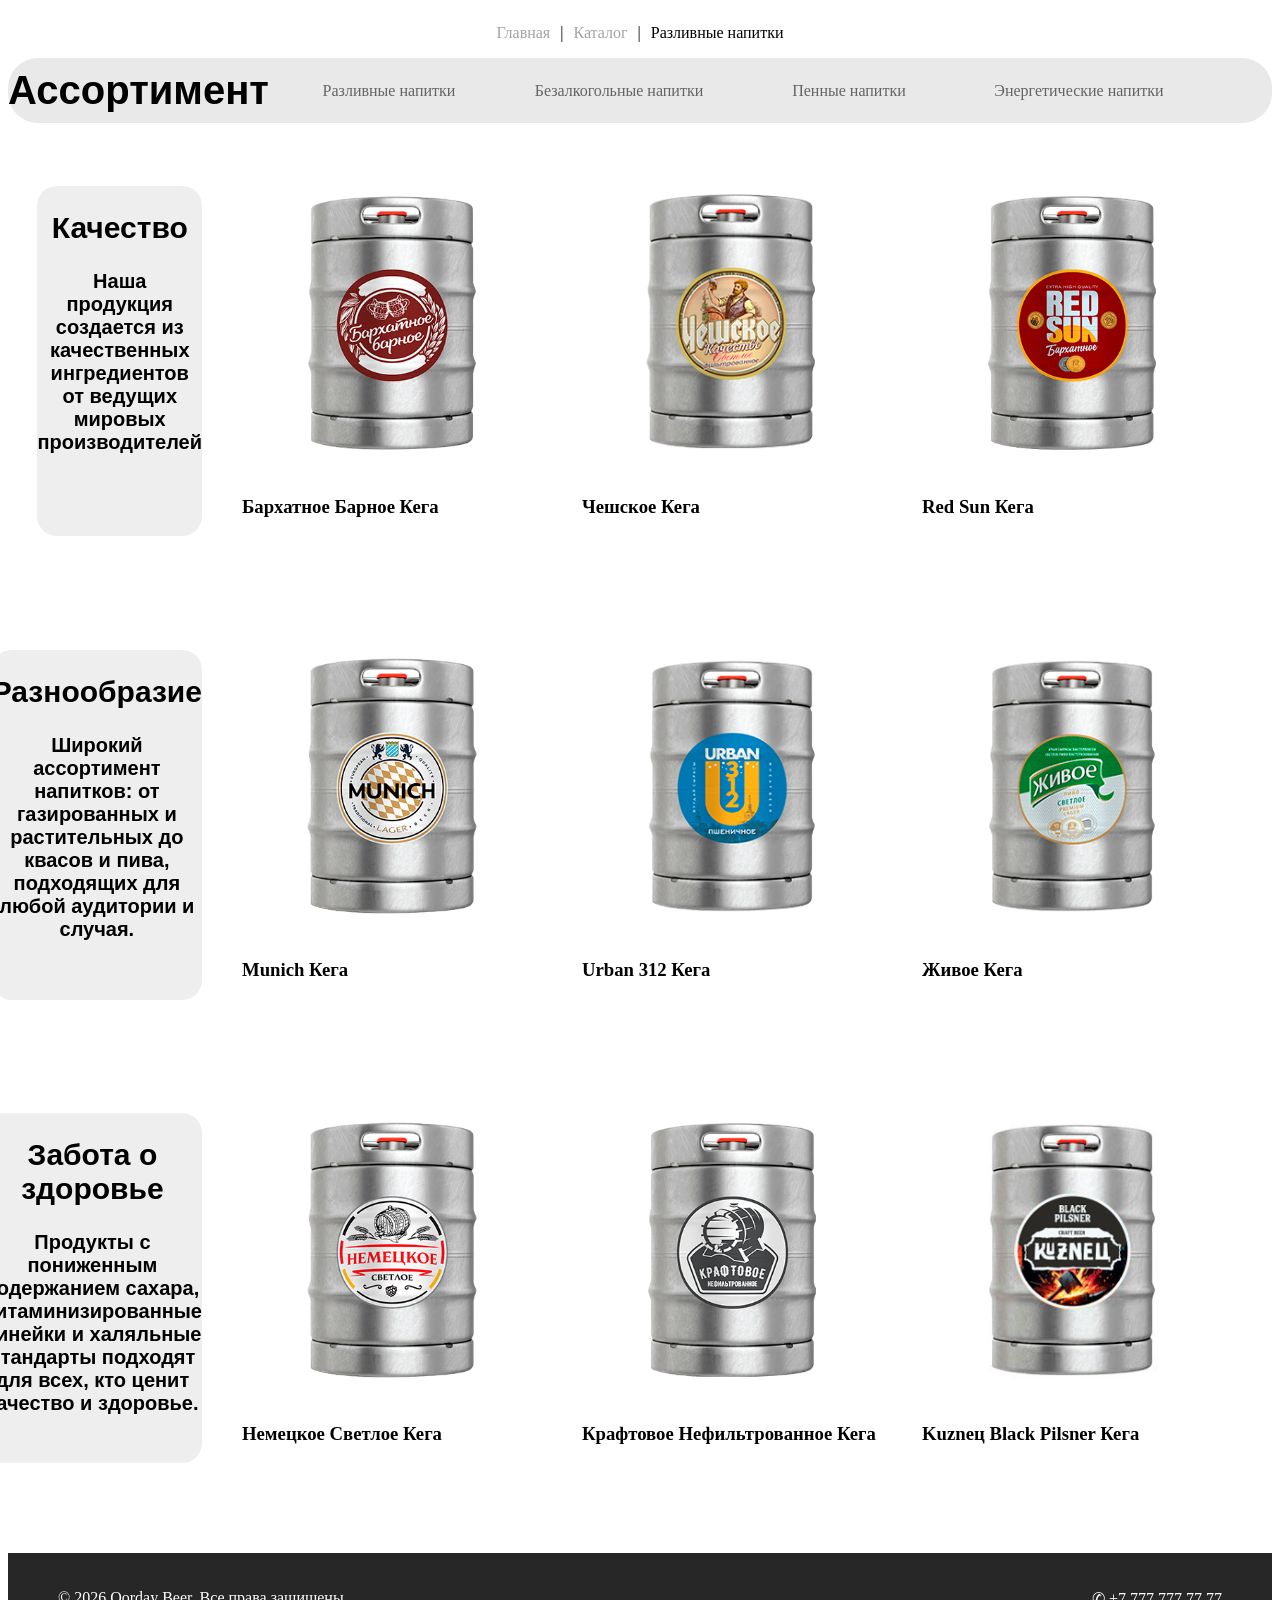
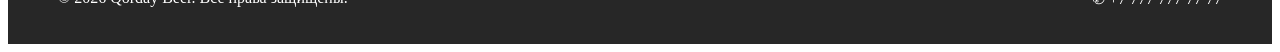
<file: rozliv.catalog.html>
<!DOCTYPE html>
<html lang="ru">
<head>
    <title>Rozliv_catalog</title>
    <link rel="stylesheet" href="rozliv.catalog.css">
</head>
<body>

      <div class="obratka"> <a href="index.html" class="ref_obratka">Главная</a> <p>|</p> <a href="catalog.html" class="katalog_obratka">Каталог</a> <p>|</p> <p>Разливные напитки</p> </div>


      <nav class="menu">
          <h1 class="prod">Ассортимент</h1>
        <ul>
          <li><a href="rozliv.catalog.html" class="btn_assort">Разливные напитки</a></li>
          <li><a href="bezAlco.catalog.html" class="btn_assort">Безалкогольные напитки</a></li>
          <li><a href="pennye.catalog.html" class="btn_assort">Пенные напитки</a></li>
          <li><a href="energetiki.catalog.html" class="btn_assort">Энергетические напитки</a></li>  
        </ul>
      </nav>

    <div class="cards_№">

        <div class="text kachestvo">
          <h2>Качество</h2>
          <p>Наша продукция создается из качественных ингредиентов от ведущих мировых производителей</p>
        </div>

      <div class="card">
        <a href="chex.html?id=barxat&back=rozliv.catalog.html&cat=rozliv.catalog.html&catname=Разливные напитки">
          <img src="images/бархат розлив.png" class="photo">
        </a>
          <h3>Бархатное Барное Кега</h3>
      </div>

      <div class="card">
        <a href="chex.html?id=chex&back=rozliv.catalog.html&cat=rozliv.catalog.html&catname=Разливные напитки">
          <img src="images/чех_розлив.png" class="photo">
        </a>
          <h3>Чешское Кега</h3>
      </div>

      <div class="card">
        <a href="chex.html?id=RedSun&back=rozliv.catalog.html&cat=rozliv.catalog.html&catname=Разливные напитки">
          <img src="images/редсан розлив 2.png" class="photo">
        </a>
          <h3>Red Sun Кега</h3>
      </div>

    </div>

    <div class="cards_№">

        <div class="text raznoobrazie">
          <h2>Разнообразие</h2>
          <p>Широкий ассортимент напитков: от газированных и растительных до квасов и пива, подходящих для любой аудитории и случая.</p>
        </div>

      <div class="card">
        <a href="chex.html?id=Munich&back=rozliv.catalog.html&cat=rozliv.catalog.html&catname=Разливные напитки">
          <img src="images/мюнич розлив.png" class="photo">
        </a>
          <h3>Munich Кега</h3>
      </div>

      <div class="card">
        <a href="chex.html?id=Urban&back=rozliv.catalog.html&cat=rozliv.catalog.html&catname=Разливные напитки">
          <img src="images/урбан розлив.png" class="photo">
        </a>
          <h3>Urban 312 Кега</h3>
      </div>

      <div class="card">
        <a href="chex.html?id=Zivoe&back=rozliv.catalog.html&cat=rozliv.catalog.html&catname=Разливные напитки">
          <img src="images/живое розлив.png" class="photo">
        </a>
          <h3>Живое Кега</h3>
      </div>

    </div>

    <div class="cards_№">

        <div class="text kachestvo">
          <h2>Забота о здоровье</h2>
          <p>Продукты с пониженным содержанием сахара, витаминизированные линейки и халяльные стандарты подходят для всех, кто ценит качество и здоровье.</p>
        </div>

      <div class="card">
        <a href="chex.html?id=Nemetskoe&back=rozliv.catalog.html&cat=rozliv.catalog.html&catname=Разливные напитки">
          <img src="images/немецкое розлив.png" class="photo">
        </a>
          <h3>Немецкое Светлое Кега</h3>
      </div>

      <div class="card">
        <a href="chex.html?id=Kraft&back=rozliv.catalog.html&cat=rozliv.catalog.html&catname=Разливные напитки">
          <img src="images/крафтовое розлив.png" class="photo">
        </a>
          <h3>Крафтовое Нефильтрованное Кега</h3>
      </div>

      <div class="card">
        <a href="chex.html?id=Kuznets&back=rozliv.catalog.html&cat=rozliv.catalog.html&catname=Разливные напитки">
          <img src="images/кузнец черный розлив.png" class="photo">
        </a>
          <h3>Kuzneц Black Pilsner Кега</h3>
      </div>

    </div>

  <footer class="footer_catalog">
    <p class="p_1">© 2026 Qorday Beer. Все права защищены.</p>
    <p class="p_2">✆ +7 777 777 77 77</p>
  </footer>

</body>
</html>
</file>
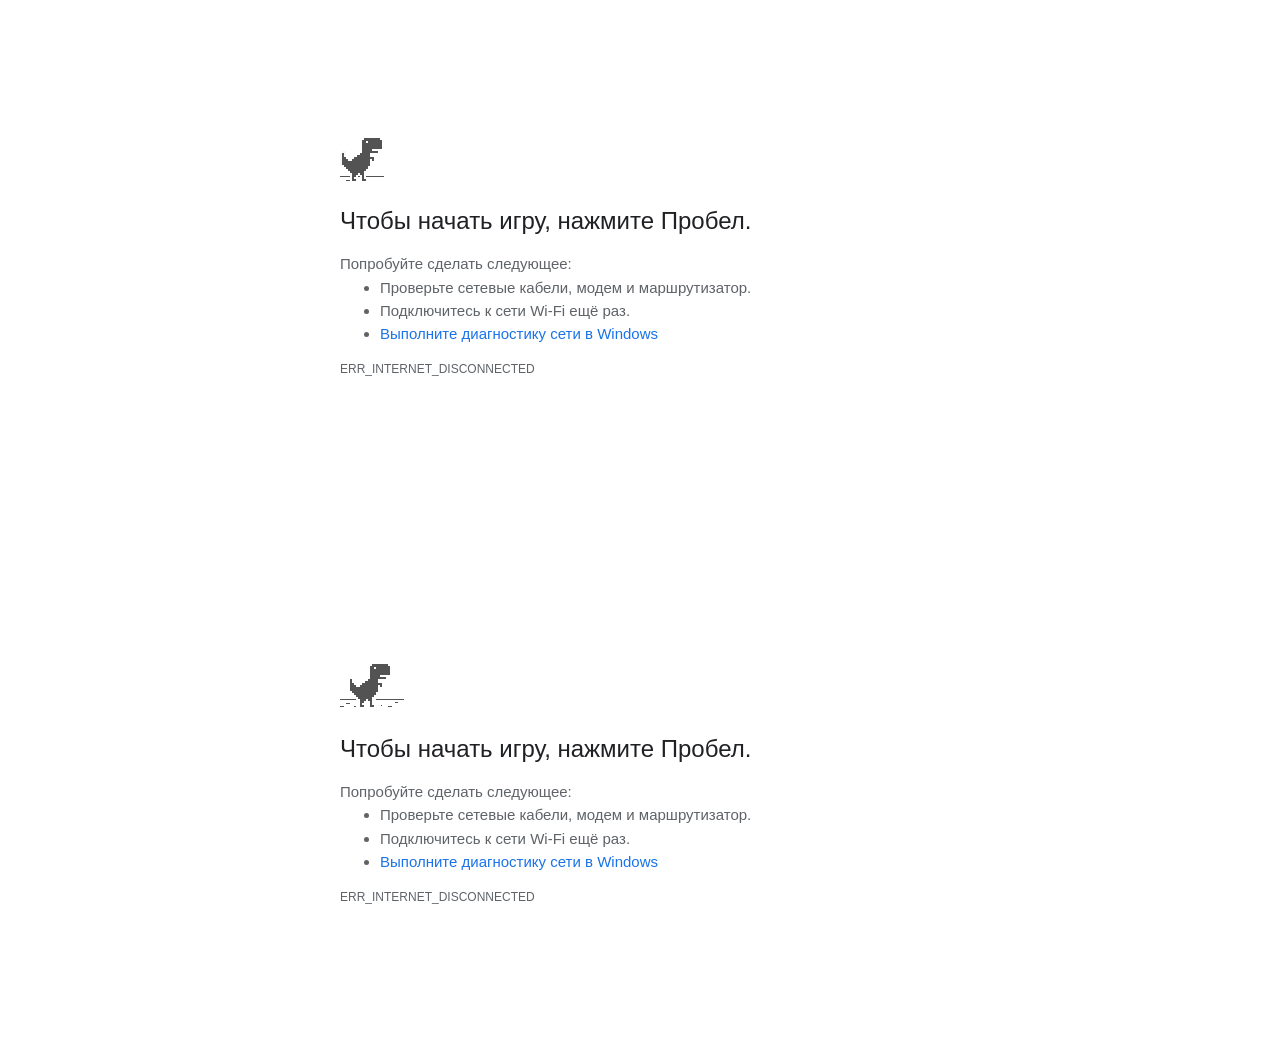
<file: images/www.google.com.html>
<!DOCTYPE html>
<!-- saved from url=(0029)chrome-error://chromewebdata/ -->
<html dir="ltr" lang="ru" class="offline"><head><meta http-equiv="Content-Type" content="text/html; charset=UTF-8">
  
  <meta name="color-scheme" content="light dark">
  <meta name="theme-color" content="#fff">
  <meta name="viewport" content="width=device-width, initial-scale=1.0,
                                 maximum-scale=1.0, user-scalable=no">
  <title>www.google.com</title>
  <style>/* Copyright 2017 The Chromium Authors
 * Use of this source code is governed by a BSD-style license that can be
 * found in the LICENSE file. */

a {
  color: var(--link-color);
}

body {
  --background-color: #fff;
  --error-code-color: var(--google-gray-700);
  --google-blue-50: rgb(232, 240, 254);
  --google-blue-100: rgb(210, 227, 252);
  --google-blue-300: rgb(138, 180, 248);
  --google-blue-600: rgb(26, 115, 232);
  --google-blue-700: rgb(25, 103, 210);
  --google-gray-100: rgb(241, 243, 244);
  --google-gray-300: rgb(218, 220, 224);
  --google-gray-500: rgb(154, 160, 166);
  --google-gray-50: rgb(248, 249, 250);
  --google-gray-600: rgb(128, 134, 139);
  --google-gray-700: rgb(95, 99, 104);
  --google-gray-800: rgb(60, 64, 67);
  --google-gray-900: rgb(32, 33, 36);
  --heading-color: var(--google-gray-900);
  --link-color: rgb(88, 88, 88);
  --primary-button-fill-color-active: var(--google-blue-700);
  --primary-button-fill-color: var(--google-blue-600);
  --primary-button-text-color: #fff;
  --quiet-background-color: rgb(247, 247, 247);
  --secondary-button-border-color: var(--google-gray-500);
  --secondary-button-fill-color: #fff;
  --secondary-button-hover-border-color: var(--google-gray-600);
  --secondary-button-hover-fill-color: var(--google-gray-50);
  --secondary-button-text-color: var(--google-gray-700);
  --small-link-color: var(--google-gray-700);
  --text-color: var(--google-gray-700);
  background: var(--background-color);
  color: var(--text-color);
  word-wrap: break-word;
}

.nav-wrapper .secondary-button {
  background: var(--secondary-button-fill-color);
  border: 1px solid var(--secondary-button-border-color);
  color: var(--secondary-button-text-color);
  float: none;
  margin: 0;
  padding: 8px 16px;
}

.hidden {
  display: none;
}

html {
  -webkit-text-size-adjust: 100%;
  font-size: 125%;
}

.icon {
  background-repeat: no-repeat;
  background-size: 100%;
}

@media (prefers-color-scheme: dark) {
  body {
    --background-color: var(--google-gray-900);
    --error-code-color: var(--google-gray-500);
    --heading-color: var(--google-gray-500);
    --link-color: var(--google-blue-300);
    --primary-button-fill-color-active: rgb(129, 162, 208);
    --primary-button-fill-color: var(--google-blue-300);
    --primary-button-text-color: var(--google-gray-900);
    --quiet-background-color: var(--background-color);
    --secondary-button-border-color: var(--google-gray-700);
    --secondary-button-fill-color: var(--google-gray-900);
    --secondary-button-hover-fill-color: rgb(48, 51, 57);
    --secondary-button-text-color: var(--google-blue-300);
    --small-link-color: var(--google-blue-300);
    --text-color: var(--google-gray-500);
  }
}
</style>
  <style>/* Copyright 2014 The Chromium Authors
   Use of this source code is governed by a BSD-style license that can be
   found in the LICENSE file. */

button {
  border: 0;
  border-radius: 20px;
  box-sizing: border-box;
  color: var(--primary-button-text-color);
  cursor: pointer;
  float: right;
  font-size: .875em;
  margin: 0;
  padding: 8px 16px;
  transition: box-shadow 150ms cubic-bezier(0.4, 0, 0.2, 1);
  user-select: none;
}

[dir='rtl'] button {
  float: left;
}

.bad-clock button,
.captive-portal button,
.https-only button,
.insecure-form button,
.lookalike-url button,
.main-frame-blocked button,
.neterror button,
.pdf button,
.ssl button,
.enterprise-block button,
.enterprise-warn button,
.managed-profile-required button,
.safe-browsing-billing button,
.supervised-user-verify button,
.supervised-user-verify-subframe button {
  background: var(--primary-button-fill-color);
}

button:active {
  background: var(--primary-button-fill-color-active);
  outline: 0;
}

#debugging {
  display: inline;
  overflow: auto;
}

.debugging-content {
  line-height: 1em;
  margin-bottom: 0;
  margin-top: 1em;
}

.debugging-content-fixed-width {
  display: block;
  font-family: monospace;
  font-size: 1.2em;
  margin-top: 0.5em;
}

.debugging-title {
  font-weight: bold;
}

#details {
  margin: 0 0 50px;
}

#details p:not(:first-of-type) {
  margin-top: 20px;
}

.secondary-button:active {
  border-color: white;
  box-shadow: 0 1px 2px 0 rgba(60, 64, 67, .3),
      0 2px 6px 2px rgba(60, 64, 67, .15);
}

.secondary-button:hover {
  background: var(--secondary-button-hover-fill-color);
  border-color: var(--secondary-button-hover-border-color);
  text-decoration: none;
}

.error-code {
  color: var(--error-code-color);
  font-size: .8em;
  margin-top: 12px;
  text-transform: uppercase;
}

#error-debugging-info {
  font-size: 0.8em;
}

h1 {
  color: var(--heading-color);
  font-size: 1.6em;
  font-weight: normal;
  line-height: 1.25em;
  margin-bottom: 16px;
}

h2 {
  font-size: 1.2em;
  font-weight: normal;
}

.icon {
  height: 72px;
  margin: 0 0 40px;
  width: 72px;
}

input[type=checkbox] {
  opacity: 0;
}

input[type=checkbox]:focus ~ .checkbox::after {
  outline: -webkit-focus-ring-color auto 5px;
}

.interstitial-wrapper {
  box-sizing: border-box;
  font-size: 1em;
  line-height: 1.6em;
  margin: 14vh auto 0;
  max-width: 600px;
  width: 100%;
}

#main-message > p {
  display: inline;
}

#extended-reporting-opt-in {
  font-size: .875em;
  margin-top: 32px;
}

#extended-reporting-opt-in label {
  display: grid;
  grid-template-columns: 1.8em 1fr;
  position: relative;
}

#enhanced-protection-message {
  border-radius: 20px;
  font-size: 1em;
  margin-top: 32px;
  padding: 10px 5px;
}

#enhanced-protection-message a {
  color: var(--google-red-10);
}

#enhanced-protection-message label {
  display: grid;
  grid-template-columns: 2.5em 1fr;
  position: relative;
}

#enhanced-protection-message div {
  margin: 0.5em;
}

#enhanced-protection-message .icon {
  height: 1.5em;
  vertical-align: middle;
  width: 1.5em;
}

.nav-wrapper {
  margin-top: 51px;
}

.nav-wrapper::after {
  clear: both;
  content: '';
  display: table;
  width: 100%;
}

.small-link {
  color: var(--small-link-color);
  font-size: .875em;
}

.checkboxes {
  flex: 0 0 24px;
}

.checkbox {
  --padding: .9em;
  background: transparent;
  display: block;
  height: 1em;
  left: -1em;
  padding-inline-start: var(--padding);
  position: absolute;
  right: 0;
  top: -.5em;
  width: 1em;
}

.checkbox::after {
  border: 1px solid white;
  border-radius: 2px;
  content: '';
  height: 1em;
  left: var(--padding);
  position: absolute;
  top: var(--padding);
  width: 1em;
}

.checkbox::before {
  background: transparent;
  border: 2px solid white;
  border-inline-end-width: 0;
  border-top-width: 0;
  content: '';
  height: .2em;
  left: calc(.3em + var(--padding));
  opacity: 0;
  position: absolute;
  top: calc(.3em + var(--padding));
  transform: rotate(-45deg);
  width: .5em;
}

input[type=checkbox]:checked ~ .checkbox::before {
  opacity: 1;
}

@media (max-width: 700px) {
  .interstitial-wrapper {
    padding: 0 10%;
  }

  #error-debugging-info {
    overflow: auto;
  }
}

@media (max-width: 420px) {
  button,
  [dir='rtl'] button,
  .small-link {
    float: none;
    font-size: .825em;
    font-weight: 500;
    margin: 0;
    width: 100%;
  }

  button {
    padding: 16px 24px;
  }

  #details {
    margin: 20px 0 20px 0;
  }

  #details p:not(:first-of-type) {
    margin-top: 10px;
  }

  .secondary-button:not(.hidden) {
    display: block;
    margin-top: 20px;
    text-align: center;
    width: 100%;
  }

  .interstitial-wrapper {
    padding: 0 5%;
  }

  #extended-reporting-opt-in {
    margin-top: 24px;
  }

  #enhanced-protection-message {
    margin-top: 24px;
  }

  .nav-wrapper {
    margin-top: 30px;
  }
}

/**
 * Mobile specific styling.
 * Navigation buttons are anchored to the bottom of the screen.
 * Details message replaces the top content in its own scrollable area.
 */

@media (max-width: 420px) {
  .nav-wrapper .secondary-button {
    border: 0;
    margin: 16px 0 0;
    margin-inline-end: 0;
    padding-bottom: 16px;
    padding-top: 16px;
  }
}

/* Fixed nav. */
@media (min-width: 240px) and (max-width: 420px) and
       (min-height: 401px),
       (min-width: 421px) and (min-height: 240px) and
       (max-height: 560px) {
  body .nav-wrapper {
    background: var(--background-color);
    bottom: 0;
    box-shadow: 0 -12px 24px var(--background-color);
    left: 0;
    margin: 0 auto;
    max-width: 736px;
    padding-inline-end: 24px;
    padding-inline-start: 24px;
    position: fixed;
    right: 0;
    width: 100%;
    z-index: 2;
  }

  .interstitial-wrapper {
    max-width: 736px;
  }

  #details,
  #main-content {
    padding-bottom: 40px;
  }

  #details {
    padding-top: 5.5vh;
  }

  button.small-link {
    color: var(--google-blue-600);
  }
}

@media (max-width: 420px) and (orientation: portrait),
       (max-height: 560px) {
  body {
    margin: 0 auto;
  }

  button,
  [dir='rtl'] button,
  button.small-link,
  .nav-wrapper .secondary-button {
    font-family: Roboto-Regular,Helvetica;
    font-size: .933em;
    margin: 6px 0;
    transform: translatez(0);
  }

  .nav-wrapper {
    box-sizing: border-box;
    padding-bottom: 8px;
    width: 100%;
  }

  #details {
    box-sizing: border-box;
    height: auto;
    margin: 0;
    opacity: 1;
    transition: opacity 250ms cubic-bezier(0.4, 0, 0.2, 1);
  }

  #details.hidden,
  #main-content.hidden {
    height: 0;
    opacity: 0;
    overflow: hidden;
    padding-bottom: 0;
    transition: none;
  }

  h1 {
    font-size: 1.5em;
    margin-bottom: 8px;
  }

  .icon {
    margin-bottom: 5.69vh;
  }

  .interstitial-wrapper {
    box-sizing: border-box;
    margin: 7vh auto 12px;
    padding: 0 24px;
    position: relative;
  }

  .interstitial-wrapper p {
    font-size: .95em;
    line-height: 1.61em;
    margin-top: 8px;
  }

  #main-content {
    margin: 0;
    transition: opacity 100ms cubic-bezier(0.4, 0, 0.2, 1);
  }

  .small-link {
    border: 0;
  }

  .suggested-left > #control-buttons,
  .suggested-right > #control-buttons {
    float: none;
    margin: 0;
  }
}

@media (min-width: 421px) and (min-height: 500px) and (max-height: 560px) {
  .interstitial-wrapper {
    margin-top: 10vh;
  }
}

@media (min-height: 400px) and (orientation: portrait) {
  .interstitial-wrapper {
    margin-bottom: 145px;
  }
}

@media (min-height: 299px) {
  .nav-wrapper {
    padding-bottom: 16px;
  }
}

@media (max-height: 560px) and (min-height: 240px) and (orientation: landscape) {
  .extended-reporting-has-checkbox #details {
    padding-bottom: 80px;
  }
}

@media (min-height: 500px) and (max-height: 650px) and (max-width: 414px) and
       (orientation: portrait) {
  .interstitial-wrapper {
    margin-top: 7vh;
  }
}

@media (min-height: 650px) and (max-width: 414px) and (orientation: portrait) {
  .interstitial-wrapper {
    margin-top: 10vh;
  }
}

/* Small mobile screens. No fixed nav. */
@media (max-height: 400px) and (orientation: portrait),
       (max-height: 239px) and (orientation: landscape),
       (max-width: 419px) and (max-height: 399px) {
  .interstitial-wrapper {
    display: flex;
    flex-direction: column;
    margin-bottom: 0;
  }

  #details {
    flex: 1 1 auto;
    order: 0;
  }

  #main-content {
    flex: 1 1 auto;
    order: 0;
  }

  .nav-wrapper {
    flex: 0 1 auto;
    margin-top: 8px;
    order: 1;
    padding-inline-end: 0;
    padding-inline-start: 0;
    position: relative;
    width: 100%;
  }

  button,
  .nav-wrapper .secondary-button {
    padding: 16px 24px;
  }

  button.small-link {
    color: var(--google-blue-600);
  }
}

@media (max-width: 239px) and (orientation: portrait) {
  .nav-wrapper {
    padding-inline-end: 0;
    padding-inline-start: 0;
  }
}
</style>
  <style>/* Copyright 2013 The Chromium Authors
 * Use of this source code is governed by a BSD-style license that can be
 * found in the LICENSE file. */

/* Don't use the main frame div when the error is in a subframe. */
html[subframe] #main-frame-error {
  display: none;
}

/* Don't use the subframe error div when the error is in a main frame. */
html:not([subframe]) #sub-frame-error {
  display: none;
}

h1 {
  margin-top: 0;
  word-wrap: break-word;
}

h1 span {
  font-weight: 500;
}

a {
  text-decoration: none;
}

.icon {
  -webkit-user-select: none;
  display: inline-block;
}

.icon-generic {
  /* Can't access chrome://theme/IDR_ERROR_NETWORK_GENERIC from an untrusted
   * renderer process, so embed the resource manually. */
  content: image-set(
      url([data-uri]) 1x,
      url([data-uri]) 2x);
}

.icon-info {
  content: image-set(
      url([data-uri]) 1x,
      url([data-uri]) 2x);
}

.icon-offline {
  content: image-set(
      url([data-uri]) 1x,
      url([data-uri]) 2x);
  position: relative;
}

.icon-disabled {
  content: image-set(
      url([data-uri]) 1x,
      url([data-uri]) 2x);
  width: 112px;
}

.hidden {
  display: none;
}

#suggestions-list a {
  color: var(--google-blue-600);
}

#suggestions-list p {
  margin-block-end: 0;
}

#suggestions-list ul {
  margin-top: 0;
}

.single-suggestion {
  list-style-type: none;
  padding-inline-start: 0;
}

.link-button {
  color: rgb(66, 133, 244);
  display: inline-block;
  font-weight: bold;
  text-transform: uppercase;
}

#sub-frame-error-details {

  color: #8F8F8F;

  /* Not done on mobile for performance reasons. */
  text-shadow: 0 1px 0 rgba(255,255,255,0.3);

}

.secondary-button {
  background: #d9d9d9;
  color: #696969;
  margin-inline-end: 16px;
}

.snackbar {
  background: #323232;
  border-radius: 2px;
  bottom: 24px;
  box-sizing: border-box;
  color: #fff;
  font-size: .87em;
  left: 24px;
  max-width: 568px;
  min-width: 288px;
  opacity: 0;
  padding: 16px 24px 12px;
  position: fixed;
  transform: translateY(90px);
  will-change: opacity, transform;
  z-index: 999;
}

.snackbar-show {
  -webkit-animation:
    show-snackbar 250ms cubic-bezier(0, 0, 0.2, 1) forwards,
    hide-snackbar 250ms cubic-bezier(0.4, 0, 1, 1) forwards 5s;
}

@-webkit-keyframes show-snackbar {
  100% {
    opacity: 1;
    transform: translateY(0);
  }
}

@-webkit-keyframes hide-snackbar {
  0% {
    opacity: 1;
    transform: translateY(0);
  }
  100% {
    opacity: 0;
    transform: translateY(90px);
  }
}

.suggestions {
  margin-top: 18px;
}

.suggestion-header {
  font-weight: bold;
  margin-bottom: 4px;
}

.suggestion-body {
  color: #777;
}

/* Decrease padding at low sizes. */
@media (max-width: 640px), (max-height: 640px) {
  h1 {
    margin: 0 0 15px;
  }
  .suggestions {
    margin-top: 10px;
  }
  .suggestion-header {
    margin-bottom: 0;
  }
}

#cancel-save-page-button {
  background-image: url([data-uri]);
  background-position: right 27px center;
  background-repeat: no-repeat;
  border: 1px solid var(--google-gray-300);
  border-radius: 5px;
  color: var(--google-gray-700);
  margin-bottom: 26px;
  padding-bottom: 16px;
  padding-inline-end: 88px;
  padding-inline-start: 16px;
  padding-top: 16px;
  text-align: start;
}

html[dir='rtl'] #cancel-save-page-button {
  background-position: left 27px center;
}

#save-page-for-later-button {
  display: flex;
  justify-content: start;
}

#save-page-for-later-button a::before {
  content: url([data-uri]);
  display: inline-block;
  margin-inline-end: 4px;
  vertical-align: -webkit-baseline-middle;
}

.hidden#save-page-for-later-button {
  display: none;
}

/* Don't allow overflow when in a subframe. */
html[subframe] body {
  overflow: hidden;
}

#sub-frame-error {
  -webkit-align-items: center;
  -webkit-flex-flow: column;
  -webkit-justify-content: center;
  background-color: #DDD;
  display: -webkit-flex;
  height: 100%;
  left: 0;
  position: absolute;
  text-align: center;
  top: 0;
  transition: background-color 200ms ease-in-out;
  width: 100%;
}

#sub-frame-error:hover {
  background-color: #EEE;
}

#sub-frame-error .icon-generic {
  margin: 0 0 16px;
}

#sub-frame-error-details {
  margin: 0 10px;
  text-align: center;
  opacity: 0;
}

/* Show details only when hovering. */
#sub-frame-error:hover #sub-frame-error-details {
  opacity: 1;
}

/* If the iframe is too small, always hide the error code. */
/* TODO(mmenke): See if overflow: no-display works better, once supported. */
@media (max-width: 200px), (max-height: 95px) {
  #sub-frame-error-details {
    display: none;
  }
}

/* Adjust icon for small embedded frames in apps. */
@media (max-height: 100px) {
  #sub-frame-error .icon-generic {
    height: auto;
    margin: 0;
    padding-top: 0;
    width: 25px;
  }
}

/* details-button is special; it's a <button> element that looks like a link. */
#details-button {
  box-shadow: none;
  min-width: 0;
}

/* Styles for platform dependent separation of controls and details button. */
.suggested-left > #control-buttons,
.suggested-right > #details-button {
  float: left;
}

.suggested-right > #control-buttons,
.suggested-left > #details-button {
  float: right;
}

.suggested-left .secondary-button {
  margin-inline-end: 0;
  margin-inline-start: 16px;
}

#details-button.singular {
  float: none;
}

/* download-button shows both icon and text. */
#download-button {
  padding-bottom: 4px;
  padding-top: 4px;
  position: relative;
}

#download-button::before {
  background: image-set(
      url([data-uri]) 1x,
      url([data-uri]) 2x)
    no-repeat;
  content: '';
  display: inline-block;
  height: 24px;
  margin-inline-end: 4px;
  margin-inline-start: -4px;
  vertical-align: middle;
  width: 24px;
}

#download-button:disabled {
  background: rgb(180, 206, 249);
  color: rgb(255, 255, 255);
}

#buttons::after {
  clear: both;
  content: '';
  display: block;
  width: 100%;
}

/* Offline page */
html[dir='rtl'] .runner-container,
html[dir='rtl'].offline .icon-offline {
  transform: scaleX(-1);
}

.offline {
  transition: filter 1.5s cubic-bezier(0.65, 0.05, 0.36, 1),
              background-color 1.5s cubic-bezier(0.65, 0.05, 0.36, 1);

  will-change: filter, background-color;

}

.offline body {
  transition: background-color 1.5s cubic-bezier(0.65, 0.05, 0.36, 1);
}

.offline #main-message > p {
  display: none;
}

.offline.inverted {
  background-color: #fff;
  filter: invert(1);
}

.offline.inverted body {
  background-color: #fff;
}

.offline .interstitial-wrapper {
  color: var(--text-color);
  font-size: 1em;
  line-height: 1.55;
  margin: 0 auto;
  max-width: 600px;
  padding-top: 100px;
  position: relative;
  width: 100%;
}

.offline .runner-container {
  direction: ltr;
  height: 150px;
  max-width: 600px;
  overflow: hidden;
  position: absolute;
  top: 35px;
  width: 44px;
}

.offline .runner-container:focus {
  outline: none;
}

.offline .runner-container:focus-visible {
  outline: 3px solid var(--google-blue-300);
}

.offline .runner-canvas {
  height: 150px;
  max-width: 600px;
  opacity: 1;
  overflow: hidden;
  position: absolute;
  top: 0;
  z-index: 10;
}

.offline .controller {
  height: 100vh;
  left: 0;
  position: absolute;
  top: 0;
  width: 100vw;
  z-index: 9;
}

#offline-resources {
  display: none;
}

#offline-instruction {
  image-rendering: pixelated;
  left: 0;
  margin: auto;
  position: absolute;
  right: 0;
  top: 60px;
  width: fit-content;
}

.offline-runner-live-region {
  bottom: 0;
  clip-path: polygon(0 0, 0 0, 0 0);
  color: var(--background-color);
  display: block;
  font-size: xx-small;
  overflow: hidden;
  position: absolute;
  text-align: center;
  transition: color 1.5s cubic-bezier(0.65, 0.05, 0.36, 1);
  user-select: none;
}

/* Custom toggle */
.slow-speed-option {
  align-items: center;
  background: var(--google-gray-50);
  border-radius: 24px/50%;
  bottom: 0;
  color: var(--error-code-color);
  display: inline-flex;
  font-size: 1em;
  left: 0;
  line-height: 1.1em;
  margin: 5px auto;
  padding: 2px 12px 3px 20px;
  position: absolute;
  right: 0;
  width: max-content;
  z-index: 999;
}

.slow-speed-option.hidden {
  display: none;
}

.slow-speed-option [type=checkbox] {
  opacity: 0;
  pointer-events: none;
  position: absolute;
}

.slow-speed-option .slow-speed-toggle {
  cursor: pointer;
  margin-inline-start: 8px;
  padding: 8px 4px;
  position: relative;
}

.slow-speed-option [type=checkbox]:disabled ~ .slow-speed-toggle {
  cursor: default;
}

.slow-speed-option-label [type=checkbox] {
  opacity: 0;
  pointer-events: none;
  position: absolute;
}

.slow-speed-option .slow-speed-toggle::before,
.slow-speed-option .slow-speed-toggle::after {
  content: '';
  display: block;
  margin: 0 3px;
  transition: all 100ms cubic-bezier(0.4, 0, 1, 1);
}

.slow-speed-option .slow-speed-toggle::before {
  background: rgb(189,193,198);
  border-radius: 0.65em;
  height: 0.9em;
  width: 2em;
}

.slow-speed-option .slow-speed-toggle::after {
  background: #fff;
  border-radius: 50%;
  box-shadow: 0 1px 3px 0 rgb(0 0 0 / 40%);
  height: 1.2em;
  position: absolute;
  top: 51%;
  transform: translate(-20%, -50%);
  width: 1.1em;
}

.slow-speed-option [type=checkbox]:focus + .slow-speed-toggle {
  box-shadow: 0 0 8px rgb(94, 158, 214);
  outline: 1px solid rgb(93, 157, 213);
}

.slow-speed-option [type=checkbox]:checked + .slow-speed-toggle::before {
  background: var(--google-blue-600);
  opacity: 0.5;
}

.slow-speed-option [type=checkbox]:checked + .slow-speed-toggle::after {
  background: var(--google-blue-600);
  transform: translate(calc(2em - 90%), -50%);
}

.slow-speed-option [type=checkbox]:checked:disabled +
  .slow-speed-toggle::before {
  background: rgb(189,193,198);
}

.slow-speed-option [type=checkbox]:checked:disabled +
  .slow-speed-toggle::after {
  background: var(--google-gray-50);
}

@media (max-width: 420px) {
  #download-button {
    padding-bottom: 12px;
    padding-top: 12px;
  }

  .suggested-left > #control-buttons,
  .suggested-right > #control-buttons {
    float: none;
  }

  .snackbar {
    border-radius: 0;
    bottom: 0;
    left: 0;
    width: 100%;
  }
}

@media (max-height: 350px) {
  h1 {
    margin: 0 0 15px;
  }

  .icon-offline {
    margin: 0 0 10px;
  }

  .interstitial-wrapper {
    margin-top: 5%;
  }

  .nav-wrapper {
    margin-top: 30px;
  }
}

@media (min-width: 420px) and (max-width: 736px) and
       (min-height: 240px) and (max-height: 420px) and
       (orientation:landscape) {
  .interstitial-wrapper {
    margin-bottom: 100px;
  }
}

@media (max-width: 360px) and (max-height: 480px) {
  .offline .interstitial-wrapper {
    padding-top: 60px;
  }

  .offline .runner-container {
    top: 8px;
  }
}

@media (min-height: 240px) and (orientation: landscape) {
  .offline .interstitial-wrapper {
    margin-bottom: 90px;
  }

  .icon-offline {
    margin-bottom: 20px;
  }
}

@media (max-height: 320px) and (orientation: landscape) {
  .icon-offline {
    margin-bottom: 0;
  }

  .offline .runner-container {
    top: 10px;
  }
}

@media (max-width: 240px) {
  button {
    padding-inline-end: 12px;
    padding-inline-start: 12px;
  }

  .interstitial-wrapper {
    overflow: inherit;
    padding: 0 8px;
  }
}

@media (max-width: 120px) {
  button {
    width: auto;
  }
}

.arcade-mode,
.arcade-mode .runner-container,
.arcade-mode .runner-canvas {
  image-rendering: pixelated;
  max-width: 100%;
  overflow: hidden;
}

.arcade-mode #buttons,
.arcade-mode #main-content {
  opacity: 0;
  overflow: hidden;
}

.arcade-mode .interstitial-wrapper {
  height: 100vh;
  max-width: 100%;
  overflow: hidden;
}

.arcade-mode .runner-container {
  left: 0;
  margin: auto;
  right: 0;
  transform-origin: top center;
  transition: transform 250ms cubic-bezier(0.4, 0, 1, 1) 400ms;
  z-index: 2;
}

@media (prefers-color-scheme: dark) {
  .icon {
    filter: invert(1);
  }

  .offline .runner-canvas {
    filter: invert(1);
  }

  .offline.inverted {
    background-color: var(--background-color);
    filter: invert(0);
  }

  .offline.inverted body {
    background-color: #fff;
  }

  .offline.inverted .offline-runner-live-region {
    color: #fff;
  }

  #suggestions-list a {
    color: var(--link-color);
  }

  .slow-speed-option {
    background: var(--google-gray-800);
    color: var(--google-gray-100);
  }

  .slow-speed-option .slow-speed-toggle::before,
  .slow-speed-option [type=checkbox]:checked:disabled +
    .slow-speed-toggle::before {
     background: rgb(189,193,198);
  }

  .slow-speed-option [type=checkbox]:checked + .slow-speed-toggle::after,
  .slow-speed-option [type=checkbox]:checked + .slow-speed-toggle::before {
    background: var(--google-blue-300);
  }
}

#main-frame-error:not(.showing-details) #details {
  display: none;
}

@media (min-width: 240px) and (max-width: 420px) and (min-height: 401px),
       (min-height: 240px) and (max-height: 560px) and (min-width: 421px) {
  #main-frame-error.showing-details #main-content,
  #main-frame-error.showing-details .runner-container {
    display: none;
  }
}
</style>


  <script>// Copyright 2022 The Chromium Authors
// Use of this source code is governed by a BSD-style license that can be
// found in the LICENSE file.
function assert(value,message){if(value){return}throw new Error("Assertion failed"+(message?`: ${message}`:""))}
// Copyright 2022 The Chromium Authors
// Use of this source code is governed by a BSD-style license that can be
// found in the LICENSE file.
class LoadTimeData{data_=null;set data(value){assert(!this.data_,"Re-setting data.");this.data_=value}valueExists(id){assert(this.data_,"No data. Did you remember to include strings.js?");return id in this.data_}getValue(id){assert(this.data_,"No data. Did you remember to include strings.js?");const value=this.data_[id];assert(typeof value!=="undefined","Could not find value for "+id);return value}getString(id){const value=this.getValue(id);assert(typeof value==="string",`[${value}] (${id}) is not a string`);return value}getStringF(id,...args){const value=this.getString(id);if(!value){return""}return this.substituteString(value,...args)}substituteString(label,...args){return label.replace(/\$(.|$|\n)/g,(function(m){assert(m.match(/\$[$1-9]/),"Unescaped $ found in localized string.");if(m==="$$"){return"$"}const substitute=args[Number(m[1])-1];if(substitute===undefined||substitute===null){return""}return substitute.toString()}))}getSubstitutedStringPieces(label,...args){const pieces=(label.match(/(\$[1-9])|(([^$]|\$([^1-9]|$))+)/g)||[]).map((function(p){if(!p.match(/^\$[1-9]$/)){assert((p.match(/\$/g)||[]).length%2===0,"Unescaped $ found in localized string.");return{value:p.replace(/\$\$/g,"$"),arg:null}}const substitute=args[Number(p[1])-1];if(substitute===undefined||substitute===null){return{value:"",arg:p}}return{value:substitute.toString(),arg:p}}));return pieces}getBoolean(id){const value=this.getValue(id);assert(typeof value==="boolean",`[${value}] (${id}) is not a boolean`);return value}getInteger(id){const value=this.getValue(id);assert(typeof value==="number",`[${value}] (${id}) is not a number`);assert(value===Math.floor(value),"Number isn't integer: "+value);return value}overrideValues(replacements){assert(typeof replacements==="object","Replacements must be a dictionary object.");assert(this.data_,"Data must exist before being overridden");for(const key in replacements){this.data_[key]=replacements[key]}}resetForTesting(newData=null){this.data_=newData}isInitialized(){return this.data_!==null}}const loadTimeData=new LoadTimeData;
// Copyright 2022 The Chromium Authors
// Use of this source code is governed by a BSD-style license that can be
// found in the LICENSE file.
function getRequiredElement(id){const el=document.querySelector(`#${id}`);assert(el);assert(el instanceof HTMLElement);return el}
/**
 * @license
 * Copyright 2019 Google LLC
 * SPDX-License-Identifier: BSD-3-Clause
 */const t$3=globalThis,e$3=t$3.ShadowRoot&&(void 0===t$3.ShadyCSS||t$3.ShadyCSS.nativeShadow)&&"adoptedStyleSheets"in Document.prototype&&"replace"in CSSStyleSheet.prototype,s$3=Symbol(),o$4=new WeakMap;let n$3=class n{constructor(t,e,o){if(this._$cssResult$=!0,o!==s$3)throw Error("CSSResult is not constructable. Use `unsafeCSS` or `css` instead.");this.cssText=t,this.t=e}get styleSheet(){let t=this.o;const s=this.t;if(e$3&&void 0===t){const e=void 0!==s&&1===s.length;e&&(t=o$4.get(s)),void 0===t&&((this.o=t=new CSSStyleSheet).replaceSync(this.cssText),e&&o$4.set(s,t))}return t}toString(){return this.cssText}};const r$3=t=>new n$3("string"==typeof t?t:t+"",void 0,s$3),S$1=(s,o)=>{if(e$3)s.adoptedStyleSheets=o.map((t=>t instanceof CSSStyleSheet?t:t.styleSheet));else for(const e of o){const o=document.createElement("style"),n=t$3.litNonce;void 0!==n&&o.setAttribute("nonce",n),o.textContent=e.cssText,s.appendChild(o)}},c$3=e$3?t=>t:t=>t instanceof CSSStyleSheet?(t=>{let e="";for(const s of t.cssRules)e+=s.cssText;return r$3(e)})(t):t
/**
 * @license
 * Copyright 2017 Google LLC
 * SPDX-License-Identifier: BSD-3-Clause
 */;const{is:i$3,defineProperty:e$2,getOwnPropertyDescriptor:h$2,getOwnPropertyNames:r$2,getOwnPropertySymbols:o$3,getPrototypeOf:n$2}=Object,a$1=globalThis,c$2=a$1.trustedTypes,l$1=c$2?c$2.emptyScript:"",p$1=a$1.reactiveElementPolyfillSupport,d$1=(t,s)=>t,u$1={toAttribute(t,s){switch(s){case Boolean:t=t?l$1:null;break;case Object:case Array:t=null==t?t:JSON.stringify(t)}return t},fromAttribute(t,s){let i=t;switch(s){case Boolean:i=null!==t;break;case Number:i=null===t?null:Number(t);break;case Object:case Array:try{i=JSON.parse(t)}catch(t){i=null}}return i}},f$3=(t,s)=>!i$3(t,s),b={attribute:!0,type:String,converter:u$1,reflect:!1,useDefault:!1,hasChanged:f$3};Symbol.metadata??=Symbol("metadata"),a$1.litPropertyMetadata??=new WeakMap;let y$1=class y extends HTMLElement{static addInitializer(t){this._$Ei(),(this.l??=[]).push(t)}static get observedAttributes(){return this.finalize(),this._$Eh&&[...this._$Eh.keys()]}static createProperty(t,s=b){if(s.state&&(s.attribute=!1),this._$Ei(),this.prototype.hasOwnProperty(t)&&((s=Object.create(s)).wrapped=!0),this.elementProperties.set(t,s),!s.noAccessor){const i=Symbol(),h=this.getPropertyDescriptor(t,i,s);void 0!==h&&e$2(this.prototype,t,h)}}static getPropertyDescriptor(t,s,i){const{get:e,set:r}=h$2(this.prototype,t)??{get(){return this[s]},set(t){this[s]=t}};return{get:e,set(s){const h=e?.call(this);r?.call(this,s),this.requestUpdate(t,h,i)},configurable:!0,enumerable:!0}}static getPropertyOptions(t){return this.elementProperties.get(t)??b}static _$Ei(){if(this.hasOwnProperty(d$1("elementProperties")))return;const t=n$2(this);t.finalize(),void 0!==t.l&&(this.l=[...t.l]),this.elementProperties=new Map(t.elementProperties)}static finalize(){if(this.hasOwnProperty(d$1("finalized")))return;if(this.finalized=!0,this._$Ei(),this.hasOwnProperty(d$1("properties"))){const t=this.properties,s=[...r$2(t),...o$3(t)];for(const i of s)this.createProperty(i,t[i])}const t=this[Symbol.metadata];if(null!==t){const s=litPropertyMetadata.get(t);if(void 0!==s)for(const[t,i]of s)this.elementProperties.set(t,i)}this._$Eh=new Map;for(const[t,s]of this.elementProperties){const i=this._$Eu(t,s);void 0!==i&&this._$Eh.set(i,t)}this.elementStyles=this.finalizeStyles(this.styles)}static finalizeStyles(s){const i=[];if(Array.isArray(s)){const e=new Set(s.flat(1/0).reverse());for(const s of e)i.unshift(c$3(s))}else void 0!==s&&i.push(c$3(s));return i}static _$Eu(t,s){const i=s.attribute;return!1===i?void 0:"string"==typeof i?i:"string"==typeof t?t.toLowerCase():void 0}constructor(){super(),this._$Ep=void 0,this.isUpdatePending=!1,this.hasUpdated=!1,this._$Em=null,this._$Ev()}_$Ev(){this._$ES=new Promise((t=>this.enableUpdating=t)),this._$AL=new Map,this._$E_(),this.requestUpdate(),this.constructor.l?.forEach((t=>t(this)))}addController(t){(this._$EO??=new Set).add(t),void 0!==this.renderRoot&&this.isConnected&&t.hostConnected?.()}removeController(t){this._$EO?.delete(t)}_$E_(){const t=new Map,s=this.constructor.elementProperties;for(const i of s.keys())this.hasOwnProperty(i)&&(t.set(i,this[i]),delete this[i]);t.size>0&&(this._$Ep=t)}createRenderRoot(){const t=this.shadowRoot??this.attachShadow(this.constructor.shadowRootOptions);return S$1(t,this.constructor.elementStyles),t}connectedCallback(){this.renderRoot??=this.createRenderRoot(),this.enableUpdating(!0),this._$EO?.forEach((t=>t.hostConnected?.()))}enableUpdating(t){}disconnectedCallback(){this._$EO?.forEach((t=>t.hostDisconnected?.()))}attributeChangedCallback(t,s,i){this._$AK(t,i)}_$ET(t,s){const i=this.constructor.elementProperties.get(t),e=this.constructor._$Eu(t,i);if(void 0!==e&&!0===i.reflect){const h=(void 0!==i.converter?.toAttribute?i.converter:u$1).toAttribute(s,i.type);this._$Em=t,null==h?this.removeAttribute(e):this.setAttribute(e,h),this._$Em=null}}_$AK(t,s){const i=this.constructor,e=i._$Eh.get(t);if(void 0!==e&&this._$Em!==e){const t=i.getPropertyOptions(e),h="function"==typeof t.converter?{fromAttribute:t.converter}:void 0!==t.converter?.fromAttribute?t.converter:u$1;this._$Em=e,this[e]=h.fromAttribute(s,t.type)??this._$Ej?.get(e)??null,this._$Em=null}}requestUpdate(t,s,i){if(void 0!==t){const e=this.constructor,h=this[t];if(i??=e.getPropertyOptions(t),!((i.hasChanged??f$3)(h,s)||i.useDefault&&i.reflect&&h===this._$Ej?.get(t)&&!this.hasAttribute(e._$Eu(t,i))))return;this.C(t,s,i)}!1===this.isUpdatePending&&(this._$ES=this._$EP())}C(t,s,{useDefault:i,reflect:e,wrapped:h},r){i&&!(this._$Ej??=new Map).has(t)&&(this._$Ej.set(t,r??s??this[t]),!0!==h||void 0!==r)||(this._$AL.has(t)||(this.hasUpdated||i||(s=void 0),this._$AL.set(t,s)),!0===e&&this._$Em!==t&&(this._$Eq??=new Set).add(t))}async _$EP(){this.isUpdatePending=!0;try{await this._$ES}catch(t){Promise.reject(t)}const t=this.scheduleUpdate();return null!=t&&await t,!this.isUpdatePending}scheduleUpdate(){return this.performUpdate()}performUpdate(){if(!this.isUpdatePending)return;if(!this.hasUpdated){if(this.renderRoot??=this.createRenderRoot(),this._$Ep){for(const[t,s]of this._$Ep)this[t]=s;this._$Ep=void 0}const t=this.constructor.elementProperties;if(t.size>0)for(const[s,i]of t){const{wrapped:t}=i,e=this[s];!0!==t||this._$AL.has(s)||void 0===e||this.C(s,void 0,i,e)}}let t=!1;const s=this._$AL;try{t=this.shouldUpdate(s),t?(this.willUpdate(s),this._$EO?.forEach((t=>t.hostUpdate?.())),this.update(s)):this._$EM()}catch(s){throw t=!1,this._$EM(),s}t&&this._$AE(s)}willUpdate(t){}_$AE(t){this._$EO?.forEach((t=>t.hostUpdated?.())),this.hasUpdated||(this.hasUpdated=!0,this.firstUpdated(t)),this.updated(t)}_$EM(){this._$AL=new Map,this.isUpdatePending=!1}get updateComplete(){return this.getUpdateComplete()}getUpdateComplete(){return this._$ES}shouldUpdate(t){return!0}update(t){this._$Eq&&=this._$Eq.forEach((t=>this._$ET(t,this[t]))),this._$EM()}updated(t){}firstUpdated(t){}};y$1.elementStyles=[],y$1.shadowRootOptions={mode:"open"},y$1[d$1("elementProperties")]=new Map,y$1[d$1("finalized")]=new Map,p$1?.({ReactiveElement:y$1}),(a$1.reactiveElementVersions??=[]).push("2.1.0");
/**
 * @license
 * Copyright 2017 Google LLC
 * SPDX-License-Identifier: BSD-3-Clause
 */const t$2=globalThis,i$2=t$2.trustedTypes,s$2=i$2?i$2.createPolicy("lit-html-desktop",{createHTML:t=>t}):void 0,e$1="$lit$",h$1=`lit$${Math.random().toFixed(9).slice(2)}$`,o$2="?"+h$1,n$1=`<${o$2}>`,r$1=document,l=()=>r$1.createComment(""),c$1=t=>null===t||"object"!=typeof t&&"function"!=typeof t,a=Array.isArray,u=t=>a(t)||"function"==typeof t?.[Symbol.iterator],d="[ \t\n\f\r]",f$2=/<(?:(!--|\/[^a-zA-Z])|(\/?[a-zA-Z][^>\s]*)|(\/?$))/g,v=/-->/g,_=/>/g,m=RegExp(`>|${d}(?:([^\\s"'>=/]+)(${d}*=${d}*(?:[^ \t\n\f\r"'\`<>=]|("|')|))|$)`,"g"),p=/'/g,g=/"/g,$=/^(?:script|style|textarea|title)$/i,y=t=>(i,...s)=>({_$litType$:t,strings:i,values:s}),x=y(1),T=Symbol.for("lit-noChange"),E=Symbol.for("lit-nothing"),A=new WeakMap,C=r$1.createTreeWalker(r$1,129);function P(t,i){if(!a(t)||!t.hasOwnProperty("raw"))throw Error("invalid template strings array");return void 0!==s$2?s$2.createHTML(i):i}const V=(t,i)=>{const s=t.length-1,o=[];let r,l=2===i?"<svg>":3===i?"<math>":"",c=f$2;for(let i=0;i<s;i++){const s=t[i];let a,u,d=-1,y=0;for(;y<s.length&&(c.lastIndex=y,u=c.exec(s),null!==u);)y=c.lastIndex,c===f$2?"!--"===u[1]?c=v:void 0!==u[1]?c=_:void 0!==u[2]?($.test(u[2])&&(r=RegExp("</"+u[2],"g")),c=m):void 0!==u[3]&&(c=m):c===m?">"===u[0]?(c=r??f$2,d=-1):void 0===u[1]?d=-2:(d=c.lastIndex-u[2].length,a=u[1],c=void 0===u[3]?m:'"'===u[3]?g:p):c===g||c===p?c=m:c===v||c===_?c=f$2:(c=m,r=void 0);const x=c===m&&t[i+1].startsWith("/>")?" ":"";l+=c===f$2?s+n$1:d>=0?(o.push(a),s.slice(0,d)+e$1+s.slice(d)+h$1+x):s+h$1+(-2===d?i:x)}return[P(t,l+(t[s]||"<?>")+(2===i?"</svg>":3===i?"</math>":"")),o]};class N{constructor({strings:t,_$litType$:s},n){let r;this.parts=[];let c=0,a=0;const u=t.length-1,d=this.parts,[f,v]=V(t,s);if(this.el=N.createElement(f,n),C.currentNode=this.el.content,2===s||3===s){const t=this.el.content.firstChild;t.replaceWith(...t.childNodes)}for(;null!==(r=C.nextNode())&&d.length<u;){if(1===r.nodeType){if(r.hasAttributes())for(const t of r.getAttributeNames())if(t.endsWith(e$1)){const i=v[a++],s=r.getAttribute(t).split(h$1),e=/([.?@])?(.*)/.exec(i);d.push({type:1,index:c,name:e[2],strings:s,ctor:"."===e[1]?H:"?"===e[1]?I:"@"===e[1]?L:k}),r.removeAttribute(t)}else t.startsWith(h$1)&&(d.push({type:6,index:c}),r.removeAttribute(t));if($.test(r.tagName)){const t=r.textContent.split(h$1),s=t.length-1;if(s>0){r.textContent=i$2?i$2.emptyScript:"";for(let i=0;i<s;i++)r.append(t[i],l()),C.nextNode(),d.push({type:2,index:++c});r.append(t[s],l())}}}else if(8===r.nodeType)if(r.data===o$2)d.push({type:2,index:c});else{let t=-1;for(;-1!==(t=r.data.indexOf(h$1,t+1));)d.push({type:7,index:c}),t+=h$1.length-1}c++}}static createElement(t,i){const s=r$1.createElement("template");return s.innerHTML=t,s}}function S(t,i,s=t,e){if(i===T)return i;let h=void 0!==e?s._$Co?.[e]:s._$Cl;const o=c$1(i)?void 0:i._$litDirective$;return h?.constructor!==o&&(h?._$AO?.(!1),void 0===o?h=void 0:(h=new o(t),h._$AT(t,s,e)),void 0!==e?(s._$Co??=[])[e]=h:s._$Cl=h),void 0!==h&&(i=S(t,h._$AS(t,i.values),h,e)),i}class M{constructor(t,i){this._$AV=[],this._$AN=void 0,this._$AD=t,this._$AM=i}get parentNode(){return this._$AM.parentNode}get _$AU(){return this._$AM._$AU}u(t){const{el:{content:i},parts:s}=this._$AD,e=(t?.creationScope??r$1).importNode(i,!0);C.currentNode=e;let h=C.nextNode(),o=0,n=0,l=s[0];for(;void 0!==l;){if(o===l.index){let i;2===l.type?i=new R(h,h.nextSibling,this,t):1===l.type?i=new l.ctor(h,l.name,l.strings,this,t):6===l.type&&(i=new z(h,this,t)),this._$AV.push(i),l=s[++n]}o!==l?.index&&(h=C.nextNode(),o++)}return C.currentNode=r$1,e}p(t){let i=0;for(const s of this._$AV)void 0!==s&&(void 0!==s.strings?(s._$AI(t,s,i),i+=s.strings.length-2):s._$AI(t[i])),i++}}class R{get _$AU(){return this._$AM?._$AU??this._$Cv}constructor(t,i,s,e){this.type=2,this._$AH=E,this._$AN=void 0,this._$AA=t,this._$AB=i,this._$AM=s,this.options=e,this._$Cv=e?.isConnected??!0}get parentNode(){let t=this._$AA.parentNode;const i=this._$AM;return void 0!==i&&11===t?.nodeType&&(t=i.parentNode),t}get startNode(){return this._$AA}get endNode(){return this._$AB}_$AI(t,i=this){t=S(this,t,i),c$1(t)?t===E||null==t||""===t?(this._$AH!==E&&this._$AR(),this._$AH=E):t!==this._$AH&&t!==T&&this._(t):void 0!==t._$litType$?this.$(t):void 0!==t.nodeType?this.T(t):u(t)?this.k(t):this._(t)}O(t){return this._$AA.parentNode.insertBefore(t,this._$AB)}T(t){this._$AH!==t&&(this._$AR(),this._$AH=this.O(t))}_(t){this._$AH!==E&&c$1(this._$AH)?this._$AA.nextSibling.data=t:this.T(r$1.createTextNode(t)),this._$AH=t}$(t){const{values:i,_$litType$:s}=t,e="number"==typeof s?this._$AC(t):(void 0===s.el&&(s.el=N.createElement(P(s.h,s.h[0]),this.options)),s);if(this._$AH?._$AD===e)this._$AH.p(i);else{const t=new M(e,this),s=t.u(this.options);t.p(i),this.T(s),this._$AH=t}}_$AC(t){let i=A.get(t.strings);return void 0===i&&A.set(t.strings,i=new N(t)),i}k(t){a(this._$AH)||(this._$AH=[],this._$AR());const i=this._$AH;let s,e=0;for(const h of t)e===i.length?i.push(s=new R(this.O(l()),this.O(l()),this,this.options)):s=i[e],s._$AI(h),e++;e<i.length&&(this._$AR(s&&s._$AB.nextSibling,e),i.length=e)}_$AR(t=this._$AA.nextSibling,i){for(this._$AP?.(!1,!0,i);t&&t!==this._$AB;){const i=t.nextSibling;t.remove(),t=i}}setConnected(t){void 0===this._$AM&&(this._$Cv=t,this._$AP?.(t))}}class k{get tagName(){return this.element.tagName}get _$AU(){return this._$AM._$AU}constructor(t,i,s,e,h){this.type=1,this._$AH=E,this._$AN=void 0,this.element=t,this.name=i,this._$AM=e,this.options=h,s.length>2||""!==s[0]||""!==s[1]?(this._$AH=Array(s.length-1).fill(new String),this.strings=s):this._$AH=E}_$AI(t,i=this,s,e){const h=this.strings;let o=!1;if(void 0===h)t=S(this,t,i,0),o=!c$1(t)||t!==this._$AH&&t!==T,o&&(this._$AH=t);else{const e=t;let n,r;for(t=h[0],n=0;n<h.length-1;n++)r=S(this,e[s+n],i,n),r===T&&(r=this._$AH[n]),o||=!c$1(r)||r!==this._$AH[n],r===E?t=E:t!==E&&(t+=(r??"")+h[n+1]),this._$AH[n]=r}o&&!e&&this.j(t)}j(t){t===E?this.element.removeAttribute(this.name):this.element.setAttribute(this.name,t??"")}}class H extends k{constructor(){super(...arguments),this.type=3}j(t){this.element[this.name]=t===E?void 0:t}}class I extends k{constructor(){super(...arguments),this.type=4}j(t){this.element.toggleAttribute(this.name,!!t&&t!==E)}}class L extends k{constructor(t,i,s,e,h){super(t,i,s,e,h),this.type=5}_$AI(t,i=this){if((t=S(this,t,i,0)??E)===T)return;const s=this._$AH,e=t===E&&s!==E||t.capture!==s.capture||t.once!==s.once||t.passive!==s.passive,h=t!==E&&(s===E||e);e&&this.element.removeEventListener(this.name,this,s),h&&this.element.addEventListener(this.name,this,t),this._$AH=t}handleEvent(t){"function"==typeof this._$AH?this._$AH.call(this.options?.host??this.element,t):this._$AH.handleEvent(t)}}class z{constructor(t,i,s){this.element=t,this.type=6,this._$AN=void 0,this._$AM=i,this.options=s}get _$AU(){return this._$AM._$AU}_$AI(t){S(this,t)}}const j=t$2.litHtmlPolyfillSupport;j?.(N,R),(t$2.litHtmlVersions??=[]).push("3.3.0");const B=(t,i,s)=>{const e=s?.renderBefore??i;let h=e._$litPart$;if(void 0===h){const t=s?.renderBefore??null;e._$litPart$=h=new R(i.insertBefore(l(),t),t,void 0,s??{})}return h._$AI(t),h
/**
 * @license
 * Copyright 2017 Google LLC
 * SPDX-License-Identifier: BSD-3-Clause
 */};const s$1=globalThis;let i$1=class i extends y$1{constructor(){super(...arguments),this.renderOptions={host:this},this._$Do=void 0}createRenderRoot(){const t=super.createRenderRoot();return this.renderOptions.renderBefore??=t.firstChild,t}update(t){const r=this.render();this.hasUpdated||(this.renderOptions.isConnected=this.isConnected),super.update(t),this._$Do=B(r,this.renderRoot,this.renderOptions)}connectedCallback(){super.connectedCallback(),this._$Do?.setConnected(!0)}disconnectedCallback(){super.disconnectedCallback(),this._$Do?.setConnected(!1)}render(){return T}};i$1._$litElement$=!0,i$1["finalized"]=!0,s$1.litElementHydrateSupport?.({LitElement:i$1});const o$1=s$1.litElementPolyfillSupport;o$1?.({LitElement:i$1});(s$1.litElementVersions??=[]).push("4.2.0");
// Copyright 2023 The Chromium Authors
// Use of this source code is governed by a BSD-style license that can be
// found in the LICENSE file.
const HIDDEN_CLASS="hidden";
// Copyright 2024 The Chromium Authors
// Use of this source code is governed by a BSD-style license that can be
// found in the LICENSE file.
const IS_IOS=/CriOS/.test(window.navigator.userAgent);const IS_HIDPI=window.devicePixelRatio>1;const IS_MOBILE=/Android/.test(window.navigator.userAgent)||IS_IOS;const IS_RTL=document.documentElement.dir==="rtl";const FPS=60;const DEFAULT_DIMENSIONS={width:600,height:150};
// Copyright 2025 The Chromium Authors
// Use of this source code is governed by a BSD-style license that can be
// found in the LICENSE file.
function getRandomNum(min,max){return Math.floor(Math.random()*(max-min+1))+min}function getTimeStamp(){return IS_IOS?(new Date).getTime():performance.now()}
// Copyright 2024 The Chromium Authors
// Use of this source code is governed by a BSD-style license that can be
// found in the LICENSE file.
var Dimensions;(function(Dimensions){Dimensions[Dimensions["WIDTH"]=10]="WIDTH";Dimensions[Dimensions["HEIGHT"]=13]="HEIGHT";Dimensions[Dimensions["DEST_WIDTH"]=11]="DEST_WIDTH"})(Dimensions||(Dimensions={}));var Config$2;(function(Config){Config[Config["MAX_DISTANCE_UNITS"]=5]="MAX_DISTANCE_UNITS";Config[Config["ACHIEVEMENT_DISTANCE"]=100]="ACHIEVEMENT_DISTANCE";Config[Config["COEFFICIENT"]=.025]="COEFFICIENT";Config[Config["FLASH_DURATION"]=250]="FLASH_DURATION";Config[Config["FLASH_ITERATIONS"]=3]="FLASH_ITERATIONS";Config[Config["HIGH_SCORE_HIT_AREA_PADDING"]=4]="HIGH_SCORE_HIT_AREA_PADDING"})(Config$2||(Config$2={}));class DistanceMeter{achievement=false;canvas;canvasCtx;image;spritePos;x=0;y=5;maxScore=0;highScore="0";digits=[];defaultString="";flashTimer=0;flashIterations=0;flashingRafId=null;highScoreBounds=null;highScoreFlashing=false;maxScoreUnits=Config$2.MAX_DISTANCE_UNITS;canvasWidth;frameTimeStamp;constructor(canvas,spritePos,canvasWidth,imageSpriteProvider){this.canvas=canvas;const canvasContext=canvas.getContext("2d");assert(canvasContext);this.canvasCtx=canvasContext;this.image=imageSpriteProvider.getRunnerImageSprite();this.spritePos=spritePos;this.canvasWidth=canvasWidth;this.init(canvasWidth)}init(width){let maxDistanceStr="";this.calcXpos(width);this.maxScore=this.maxScoreUnits;for(let i=0;i<this.maxScoreUnits;i++){this.draw(i,0);this.defaultString+="0";maxDistanceStr+="9"}this.maxScore=parseInt(maxDistanceStr,10)}calcXpos(canvasWidth){this.x=canvasWidth-Dimensions.DEST_WIDTH*(this.maxScoreUnits+1)}draw(digitPos,value,highScore){let sourceWidth=Dimensions.WIDTH;let sourceHeight=Dimensions.HEIGHT;let sourceX=Dimensions.WIDTH*value;let sourceY=0;const targetX=digitPos*Dimensions.DEST_WIDTH;const targetY=this.y;const targetWidth=Dimensions.WIDTH;const targetHeight=Dimensions.HEIGHT;if(IS_HIDPI){sourceWidth*=2;sourceHeight*=2;sourceX*=2}sourceX+=this.spritePos.x;sourceY+=this.spritePos.y;this.canvasCtx.save();if(IS_RTL){const translateX=highScore?this.canvasWidth-Dimensions.WIDTH*(this.maxScoreUnits+3):this.canvasWidth-Dimensions.WIDTH;this.canvasCtx.translate(translateX,this.y);this.canvasCtx.scale(-1,1)}else{const highScoreX=this.x-this.maxScoreUnits*2*Dimensions.WIDTH;this.canvasCtx.translate(highScore?highScoreX:this.x,this.y)}this.canvasCtx.drawImage(this.image,sourceX,sourceY,sourceWidth,sourceHeight,targetX,targetY,targetWidth,targetHeight);this.canvasCtx.restore()}getActualDistance(distance){return distance?Math.round(distance*Config$2.COEFFICIENT):0}update(deltaTime,distance){let paint=true;let playSound=false;if(!this.achievement){distance=this.getActualDistance(distance);if(distance>this.maxScore&&this.maxScoreUnits===Config$2.MAX_DISTANCE_UNITS){this.maxScoreUnits++;this.maxScore=parseInt(this.maxScore+"9",10)}if(distance>0){if(distance%Config$2.ACHIEVEMENT_DISTANCE===0){this.achievement=true;this.flashTimer=0;playSound=true}const distanceStr=(this.defaultString+distance).substr(-this.maxScoreUnits);this.digits=distanceStr.split("")}else{this.digits=this.defaultString.split("")}}else{if(this.flashIterations<=Config$2.FLASH_ITERATIONS){this.flashTimer+=deltaTime;if(this.flashTimer<Config$2.FLASH_DURATION){paint=false}else if(this.flashTimer>Config$2.FLASH_DURATION*2){this.flashTimer=0;this.flashIterations++}}else{this.achievement=false;this.flashIterations=0;this.flashTimer=0}}if(paint){for(let i=this.digits.length-1;i>=0;i--){this.draw(i,parseInt(this.digits[i],10))}}this.drawHighScore();return playSound}drawHighScore(){if(this.highScore.length>0){this.canvasCtx.save();this.canvasCtx.globalAlpha=.8;for(let i=this.highScore.length-1;i>=0;i--){const characterToDraw=this.highScore[i];let characterSpritePosition=parseInt(characterToDraw,10);if(isNaN(characterSpritePosition)){switch(characterToDraw){case"H":characterSpritePosition=10;break;case"I":characterSpritePosition=11;break;default:continue}}this.draw(i,characterSpritePosition,true)}this.canvasCtx.restore()}}setHighScore(distance){distance=this.getActualDistance(distance);const highScoreStr=(this.defaultString+distance).substr(-this.maxScoreUnits);this.highScore="HI "+highScoreStr}hasClickedOnHighScore(e){let x=0;let y=0;if(e instanceof TouchEvent){const canvasBounds=this.canvas.getBoundingClientRect();x=e.touches[0].clientX-canvasBounds.left;y=e.touches[0].clientY-canvasBounds.top}else if(e instanceof MouseEvent){x=e.offsetX;y=e.offsetY}this.highScoreBounds=this.getHighScoreBounds();return x>=this.highScoreBounds.x&&x<=this.highScoreBounds.x+this.highScoreBounds.width&&y>=this.highScoreBounds.y&&y<=this.highScoreBounds.y+this.highScoreBounds.height}getHighScoreBounds(){return{x:this.x-this.maxScoreUnits*2*Dimensions.WIDTH-Config$2.HIGH_SCORE_HIT_AREA_PADDING,y:this.y,width:Dimensions.WIDTH*(this.highScore.length+1)+Config$2.HIGH_SCORE_HIT_AREA_PADDING,height:Dimensions.HEIGHT+Config$2.HIGH_SCORE_HIT_AREA_PADDING*2}}flashHighScore(){const now=getTimeStamp();const deltaTime=now-(this.frameTimeStamp||now);let paint=true;this.frameTimeStamp=now;if(this.flashIterations>Config$2.FLASH_ITERATIONS*2){this.cancelHighScoreFlashing();return}this.flashTimer+=deltaTime;if(this.flashTimer<Config$2.FLASH_DURATION){paint=false}else if(this.flashTimer>Config$2.FLASH_DURATION*2){this.flashTimer=0;this.flashIterations++}if(paint){this.drawHighScore()}else{this.clearHighScoreBounds()}this.flashingRafId=requestAnimationFrame(this.flashHighScore.bind(this))}clearHighScoreBounds(){assert(this.highScoreBounds);this.canvasCtx.save();this.canvasCtx.fillStyle="#fff";this.canvasCtx.rect(this.highScoreBounds.x,this.highScoreBounds.y,this.highScoreBounds.width,this.highScoreBounds.height);this.canvasCtx.fill();this.canvasCtx.restore()}startHighScoreFlashing(){this.highScoreFlashing=true;this.flashHighScore()}isHighScoreFlashing(){return this.highScoreFlashing}cancelHighScoreFlashing(){if(this.flashingRafId){cancelAnimationFrame(this.flashingRafId)}this.flashIterations=0;this.flashTimer=0;this.highScoreFlashing=false;this.clearHighScoreBounds();this.drawHighScore()}resetHighScore(){this.setHighScore(0);this.cancelHighScoreFlashing()}reset(){this.update(0,0);this.achievement=false}}
// Copyright 2021 The Chromium Authors
// Use of this source code is governed by a BSD-style license that can be
// found in the LICENSE file.
const GAME_TYPE=[];class CollisionBox{x;y;width;height;constructor(x,y,width,height){this.x=x;this.y=y;this.width=width;this.height=height}}const spriteDefinitionByType={original:{ldpi:{backgroundEl:{x:86,y:2},cactusLarge:{x:332,y:2},cactusSmall:{x:228,y:2},obstacle2:{x:332,y:2},obstacle:{x:228,y:2},cloud:{x:86,y:2},horizon:{x:2,y:54},moon:{x:484,y:2},pterodactyl:{x:134,y:2},restart:{x:2,y:68},textSprite:{x:655,y:2},tRex:{x:848,y:2},star:{x:645,y:2},collectable:{x:0,y:0},altGameEnd:{x:32,y:0}},hdpi:{backgroundEl:{x:166,y:2},cactusLarge:{x:652,y:2},cactusSmall:{x:446,y:2},obstacle2:{x:652,y:2},obstacle:{x:446,y:2},cloud:{x:166,y:2},horizon:{x:2,y:104},moon:{x:954,y:2},pterodactyl:{x:260,y:2},restart:{x:2,y:130},textSprite:{x:1294,y:2},tRex:{x:1678,y:2},star:{x:1276,y:2},collectable:{x:0,y:0},altGameEnd:{x:64,y:0}},maxGapCoefficient:1.5,maxObstacleLength:3,hasClouds:true,bottomPad:10,obstacles:[{type:"cactusSmall",width:17,height:35,yPos:105,multipleSpeed:4,minGap:120,minSpeed:0,collisionBoxes:[{x:0,y:7,width:5,height:27},{x:4,y:0,width:6,height:34},{x:10,y:4,width:7,height:14}]},{type:"cactusLarge",width:25,height:50,yPos:90,multipleSpeed:7,minGap:120,minSpeed:0,collisionBoxes:[{x:0,y:12,width:7,height:38},{x:8,y:0,width:7,height:49},{x:13,y:10,width:10,height:38}]},{type:"pterodactyl",width:46,height:40,yPos:[100,75,50],yPosMobile:[100,50],multipleSpeed:999,minSpeed:8.5,minGap:150,collisionBoxes:[{x:15,y:15,width:16,height:5},{x:18,y:21,width:24,height:6},{x:2,y:14,width:4,height:3},{x:6,y:10,width:4,height:7},{x:10,y:8,width:6,height:9}],numFrames:2,frameRate:1e3/6,speedOffset:.8},{type:"collectable",width:31,height:24,yPos:104,multipleSpeed:1e3,minGap:9999,minSpeed:0,collisionBoxes:[{x:0,y:0,width:32,height:25}]}],backgroundEl:{CLOUD:{height:14,offset:4,width:46,xPos:1,fixed:false}},backgroundElConfig:{maxBgEls:1,maxGap:400,minGap:100,pos:0,speed:.5,yPos:125},lines:[{sourceX:2,sourceY:52,width:600,height:12,yPos:127}],altGameOverTextConfig:{textX:32,textY:0,textWidth:246,textHeight:17,flashDuration:1500,flashing:false}}};
// Copyright 2024 The Chromium Authors
// Use of this source code is governed by a BSD-style license that can be
// found in the LICENSE file.
const RESTART_ANIM_DURATION=875;const LOGO_PAUSE_DURATION=875;const FLASH_ITERATIONS=5;const animConfig={frames:[0,36,72,108,144,180,216,252],msPerFrame:RESTART_ANIM_DURATION/8};const defaultPanelDimensions={textX:0,textY:13,textWidth:191,textHeight:11,restartWidth:36,restartHeight:32};class GameOverPanel{canvasCtx;canvasDimensions;textImgPos;restartImgPos;imageSpriteProvider;altGameEndImgPos;altGameModeActive;frameTimeStamp=0;animTimer=0;currentFrame=0;gameOverRafId=null;flashTimer=0;flashCounter=0;originalText=true;constructor(canvas,textImgPos,restartImgPos,dimensions,imageSpriteProvider,altGameEndImgPos,altGameActive){const canvasContext=canvas.getContext("2d");assert(canvasContext);this.canvasCtx=canvasContext;this.canvasDimensions=dimensions;this.textImgPos=textImgPos;this.restartImgPos=restartImgPos;this.imageSpriteProvider=imageSpriteProvider;this.altGameEndImgPos=altGameEndImgPos??null;this.altGameModeActive=altGameActive??false}updateDimensions(width,height){this.canvasDimensions.width=width;if(height){this.canvasDimensions.height=height}this.currentFrame=animConfig.frames.length-1}drawGameOverText(dimensions,useAltText){const centerX=this.canvasDimensions.width/2;let textSourceX=dimensions.textX;let textSourceY=dimensions.textY;let textSourceWidth=dimensions.textWidth;let textSourceHeight=dimensions.textHeight;const textTargetX=Math.round(centerX-dimensions.textWidth/2);const textTargetY=Math.round((this.canvasDimensions.height-25)/3);const textTargetWidth=dimensions.textWidth;const textTargetHeight=dimensions.textHeight;if(IS_HIDPI){textSourceY*=2;textSourceX*=2;textSourceWidth*=2;textSourceHeight*=2}if(!useAltText){textSourceX+=this.textImgPos.x;textSourceY+=this.textImgPos.y}const spriteSource=useAltText?this.imageSpriteProvider.getAltCommonImageSprite():this.imageSpriteProvider.getOrigImageSprite();assert(spriteSource);this.canvasCtx.save();if(IS_RTL){this.canvasCtx.translate(this.canvasDimensions.width,0);this.canvasCtx.scale(-1,1)}this.canvasCtx.drawImage(spriteSource,textSourceX,textSourceY,textSourceWidth,textSourceHeight,textTargetX,textTargetY,textTargetWidth,textTargetHeight);this.canvasCtx.restore()}drawAltGameElements(tRex){const spriteDefinition=this.imageSpriteProvider.getSpriteDefinition();if(this.altGameModeActive&&spriteDefinition){assert(this.altGameEndImgPos);const altGameEndConfig=spriteDefinition.altGameEndConfig;assert(altGameEndConfig);let altGameEndSourceWidth=altGameEndConfig.width;let altGameEndSourceHeight=altGameEndConfig.height;const altGameEndTargetX=tRex.xPos+altGameEndConfig.xOffset;const altGameEndTargetY=tRex.yPos+altGameEndConfig.yOffset;if(IS_HIDPI){altGameEndSourceWidth*=2;altGameEndSourceHeight*=2}const altCommonImageSprite=this.imageSpriteProvider.getAltCommonImageSprite();assert(altCommonImageSprite);this.canvasCtx.drawImage(altCommonImageSprite,this.altGameEndImgPos.x,this.altGameEndImgPos.y,altGameEndSourceWidth,altGameEndSourceHeight,altGameEndTargetX,altGameEndTargetY,altGameEndConfig.width,altGameEndConfig.height)}}drawRestartButton(){const dimensions=defaultPanelDimensions;let framePosX=animConfig.frames[this.currentFrame];let restartSourceWidth=dimensions.restartWidth;let restartSourceHeight=dimensions.restartHeight;const restartTargetX=this.canvasDimensions.width/2-dimensions.restartHeight/2;const restartTargetY=this.canvasDimensions.height/2;if(IS_HIDPI){restartSourceWidth*=2;restartSourceHeight*=2;framePosX*=2}this.canvasCtx.save();if(IS_RTL){this.canvasCtx.translate(this.canvasDimensions.width,0);this.canvasCtx.scale(-1,1)}const origImageSprite=this.imageSpriteProvider.getOrigImageSprite();this.canvasCtx.drawImage(origImageSprite,this.restartImgPos.x+framePosX,this.restartImgPos.y,restartSourceWidth,restartSourceHeight,restartTargetX,restartTargetY,dimensions.restartWidth,dimensions.restartHeight);this.canvasCtx.restore()}draw(altGameModeActive,tRex){if(altGameModeActive){this.altGameModeActive=altGameModeActive}this.drawGameOverText(defaultPanelDimensions,false);this.drawRestartButton();if(tRex){this.drawAltGameElements(tRex)}this.update()}update(){const now=getTimeStamp();const deltaTime=now-(this.frameTimeStamp||now);this.frameTimeStamp=now;this.animTimer+=deltaTime;this.flashTimer+=deltaTime;if(this.currentFrame===0&&this.animTimer>LOGO_PAUSE_DURATION){this.animTimer=0;this.currentFrame++;this.drawRestartButton()}else if(this.currentFrame>0&&this.currentFrame<animConfig.frames.length){if(this.animTimer>=animConfig.msPerFrame){this.currentFrame++;this.drawRestartButton()}}else if(!this.altGameModeActive&&this.currentFrame===animConfig.frames.length){this.reset();return}if(this.altGameModeActive&&spriteDefinitionByType.original.altGameOverTextConfig){const altTextConfig=spriteDefinitionByType.original.altGameOverTextConfig;if(altTextConfig.flashing){if(this.flashCounter<FLASH_ITERATIONS&&this.flashTimer>altTextConfig.flashDuration){this.flashTimer=0;this.originalText=!this.originalText;this.clearGameOverTextBounds();if(this.originalText){this.drawGameOverText(defaultPanelDimensions,false);this.flashCounter++}else{this.drawGameOverText(altTextConfig,true)}}else if(this.flashCounter>=FLASH_ITERATIONS){this.reset();return}}else{this.clearGameOverTextBounds(altTextConfig);this.drawGameOverText(altTextConfig,true)}}this.gameOverRafId=requestAnimationFrame(this.update.bind(this))}clearGameOverTextBounds(dimensions=defaultPanelDimensions){this.canvasCtx.save();this.canvasCtx.clearRect(Math.round(this.canvasDimensions.width/2-dimensions.textWidth/2),Math.round((this.canvasDimensions.height-25)/3),dimensions.textWidth,dimensions.textHeight+4);this.canvasCtx.restore()}reset(){if(this.gameOverRafId){cancelAnimationFrame(this.gameOverRafId);this.gameOverRafId=null}this.animTimer=0;this.frameTimeStamp=0;this.currentFrame=0;this.flashTimer=0;this.flashCounter=0;this.originalText=true}}
// Copyright 2024 The Chromium Authors
// Use of this source code is governed by a BSD-style license that can be
// found in the LICENSE file.
class GeneratedSoundFx{constructor(){this.context=new AudioContext;if(IS_IOS){this.context.onstatechange=()=>{if(this.context.state!=="running"){this.context.resume()}};this.context.resume()}this.panner=this.context.createStereoPanner?this.context.createStereoPanner():null}context;panner=null;bgSoundIntervalId=null;stopAll(){this.cancelFootSteps()}playNote(frequency,startTime,duration,vol=.01,pan=0){const osc1=this.context.createOscillator();const osc2=this.context.createOscillator();const volume=this.context.createGain();osc1.type="triangle";osc2.type="triangle";volume.gain.value=.1;if(this.panner){this.panner.pan.value=pan;osc1.connect(volume).connect(this.panner);osc2.connect(volume).connect(this.panner);this.panner.connect(this.context.destination)}else{osc1.connect(volume);osc2.connect(volume);volume.connect(this.context.destination)}osc1.frequency.value=frequency+1;osc2.frequency.value=frequency-2;volume.gain.setValueAtTime(vol,startTime+duration-.05);volume.gain.linearRampToValueAtTime(1e-5,startTime+duration);osc1.start(startTime);osc2.start(startTime);osc1.stop(startTime+duration);osc2.stop(startTime+duration)}background(){const now=this.context.currentTime;this.playNote(493.883,now,.116);this.playNote(659.255,now+.116,.232);this.loopFootSteps()}loopFootSteps(){if(!this.bgSoundIntervalId){this.bgSoundIntervalId=setInterval((()=>{this.playNote(73.42,this.context.currentTime,.05,.16);this.playNote(69.3,this.context.currentTime+.116,.116,.16)}),280)}}cancelFootSteps(){if(this.bgSoundIntervalId){clearInterval(this.bgSoundIntervalId);this.bgSoundIntervalId=null;this.playNote(103.83,this.context.currentTime,.232,.02);this.playNote(116.54,this.context.currentTime+.116,.232,.02)}}collect(){this.cancelFootSteps();const now=this.context.currentTime;this.playNote(830.61,now,.116);this.playNote(1318.51,now+.116,.232)}jump(){const now=this.context.currentTime;this.playNote(659.25,now,.116,.3,-.6);this.playNote(880,now+.116,.232,.3,-.6)}}
// Copyright 2024 The Chromium Authors
// Use of this source code is governed by a BSD-style license that can be
// found in the LICENSE file.
let globalConfig={maxBgEls:0,maxGap:0,minGap:0,msPerFrame:0,pos:0,speed:0,yPos:0};function getGlobalConfig(){return globalConfig}function setGlobalConfig(config){globalConfig=config}class BackgroundEl{gap;xPos;remove=false;canvas;canvasCtx;spritePos;yPos=0;type;animTimer=0;spriteConfig;switchFrames=false;imageSpriteProvider;constructor(canvas,spritePos,containerWidth,type,imageSpriteProvider){this.canvas=canvas;const canvasContext=this.canvas.getContext("2d");assert(canvasContext);this.canvasCtx=canvasContext;this.spritePos=spritePos;this.imageSpriteProvider=imageSpriteProvider;this.xPos=containerWidth;this.type=type;this.gap=getRandomNum(getGlobalConfig().minGap,getGlobalConfig().maxGap);const spriteConfig=imageSpriteProvider.getSpriteDefinition().backgroundEl[this.type];assert(spriteConfig);this.spriteConfig=spriteConfig;this.init()}init(){if(this.spriteConfig.fixed){assert(this.spriteConfig.fixedXPos);this.xPos=this.spriteConfig.fixedXPos}this.yPos=getGlobalConfig().yPos-this.spriteConfig.height+this.spriteConfig.offset;this.draw()}draw(){this.canvasCtx.save();let sourceWidth=this.spriteConfig.width;let sourceHeight=this.spriteConfig.height;let sourceX=this.spriteConfig.xPos;const outputWidth=sourceWidth;const outputHeight=sourceHeight;const imageSprite=this.imageSpriteProvider.getRunnerImageSprite();assert(imageSprite);if(IS_HIDPI){sourceWidth*=2;sourceHeight*=2;sourceX*=2}this.canvasCtx.drawImage(imageSprite,sourceX,this.spritePos.y,sourceWidth,sourceHeight,this.xPos,this.yPos,outputWidth,outputHeight);this.canvasCtx.restore()}update(speed){if(!this.remove){if(this.spriteConfig.fixed){const globalConfig=getGlobalConfig();assert(globalConfig.msPerFrame);this.animTimer+=speed;if(this.animTimer>globalConfig.msPerFrame){this.animTimer=0;this.switchFrames=!this.switchFrames}if(this.spriteConfig.fixedYPos1&&this.spriteConfig.fixedYPos2){this.yPos=this.switchFrames?this.spriteConfig.fixedYPos1:this.spriteConfig.fixedYPos2}}else{this.xPos-=getGlobalConfig().speed}this.draw();if(!this.isVisible()){this.remove=true}}}isVisible(){return this.xPos+this.spriteConfig.width>0}}
// Copyright 2025 The Chromium Authors
// Use of this source code is governed by a BSD-style license that can be
// found in the LICENSE file.
class Cloud{gap;xPos;remove=false;yPos=0;canvasCtx;spritePos;imageSpriteProvider;constructor(canvas,spritePos,containerWidth,imageSpriteProvider){const canvasContext=canvas.getContext("2d");assert(canvasContext);this.canvasCtx=canvasContext;this.xPos=containerWidth;this.spritePos=spritePos;this.imageSpriteProvider=imageSpriteProvider;this.gap=getRandomNum(Config$1.MIN_CLOUD_GAP,Config$1.MAX_CLOUD_GAP);this.init()}init(){this.yPos=getRandomNum(Config$1.MAX_SKY_LEVEL,Config$1.MIN_SKY_LEVEL);this.draw()}draw(){const runnerImageSprite=this.imageSpriteProvider.getRunnerImageSprite();this.canvasCtx.save();let sourceWidth=Config$1.WIDTH;let sourceHeight=Config$1.HEIGHT;const outputWidth=sourceWidth;const outputHeight=sourceHeight;if(IS_HIDPI){sourceWidth=sourceWidth*2;sourceHeight=sourceHeight*2}this.canvasCtx.drawImage(runnerImageSprite,this.spritePos.x,this.spritePos.y,sourceWidth,sourceHeight,this.xPos,this.yPos,outputWidth,outputHeight);this.canvasCtx.restore()}update(speed){if(!this.remove){this.xPos-=Math.ceil(speed);this.draw();if(!this.isVisible()){this.remove=true}}}isVisible(){return this.xPos+Config$1.WIDTH>0}}var Config$1;(function(Config){Config[Config["HEIGHT"]=14]="HEIGHT";Config[Config["MAX_CLOUD_GAP"]=400]="MAX_CLOUD_GAP";Config[Config["MAX_SKY_LEVEL"]=30]="MAX_SKY_LEVEL";Config[Config["MIN_CLOUD_GAP"]=100]="MIN_CLOUD_GAP";Config[Config["MIN_SKY_LEVEL"]=71]="MIN_SKY_LEVEL";Config[Config["WIDTH"]=46]="WIDTH"})(Config$1||(Config$1={}));
// Copyright 2024 The Chromium Authors
// Use of this source code is governed by a BSD-style license that can be
// found in the LICENSE file.
class HorizonLine{canvasCtx;xPos;yPos=0;bumpThreshold=.5;sourceXPos;spritePos;sourceDimensions;dimensions;imageSpriteProvider;constructor(canvas,lineConfig,imageSpriteProvider){let sourceX=lineConfig.sourceX;let sourceY=lineConfig.sourceY;if(IS_HIDPI){sourceX*=2;sourceY*=2}this.spritePos={x:sourceX,y:sourceY};const canvasContext=canvas.getContext("2d");assert(canvasContext);this.canvasCtx=canvasContext;this.dimensions={width:lineConfig.width,height:lineConfig.height};this.imageSpriteProvider=imageSpriteProvider;this.sourceXPos=[this.spritePos.x,this.spritePos.x+this.dimensions.width];this.xPos=[0,this.dimensions.width];this.yPos=lineConfig.yPos;this.sourceDimensions={height:lineConfig.height,width:lineConfig.width};if(IS_HIDPI){this.sourceDimensions.width=lineConfig.width*2;this.sourceDimensions.height=lineConfig.height*2}this.draw()}getRandomType(){return Math.random()>this.bumpThreshold?this.dimensions.width:0}draw(){const runnerImageSprite=this.imageSpriteProvider.getRunnerImageSprite();assert(runnerImageSprite);this.canvasCtx.drawImage(runnerImageSprite,this.sourceXPos[0],this.spritePos.y,this.sourceDimensions.width,this.sourceDimensions.height,this.xPos[0],this.yPos,this.dimensions.width,this.dimensions.height);this.canvasCtx.drawImage(runnerImageSprite,this.sourceXPos[1],this.spritePos.y,this.sourceDimensions.width,this.sourceDimensions.height,this.xPos[1],this.yPos,this.dimensions.width,this.dimensions.height)}updatexPos(pos,increment){const line1=pos;const line2=pos===0?1:0;this.xPos[line1]-=increment;this.xPos[line2]=this.xPos[line1]+this.dimensions.width;if(this.xPos[line1]<=-this.dimensions.width){this.xPos[line1]+=this.dimensions.width*2;this.xPos[line2]=this.xPos[line1]-this.dimensions.width;this.sourceXPos[line1]=this.getRandomType()+this.spritePos.x}}update(deltaTime,speed){const increment=Math.floor(speed*(FPS/1e3)*deltaTime);this.updatexPos(this.xPos[0]<=0?0:1,increment);this.draw()}reset(){this.xPos[0]=0;this.xPos[1]=this.dimensions.width}}
// Copyright 2024 The Chromium Authors
// Use of this source code is governed by a BSD-style license that can be
// found in the LICENSE file.
const PHASES=[140,120,100,60,40,20,0];var Config;(function(Config){Config[Config["FADE_SPEED"]=.035]="FADE_SPEED";Config[Config["HEIGHT"]=40]="HEIGHT";Config[Config["MOON_SPEED"]=.25]="MOON_SPEED";Config[Config["NUM_STARS"]=2]="NUM_STARS";Config[Config["STAR_SIZE"]=9]="STAR_SIZE";Config[Config["STAR_SPEED"]=.3]="STAR_SPEED";Config[Config["STAR_MAX_Y"]=70]="STAR_MAX_Y";Config[Config["WIDTH"]=20]="WIDTH"})(Config||(Config={}));class NightMode{spritePos;canvasCtx;xPos=0;yPos=30;currentPhase=0;opacity=0;containerWidth;stars=new Array(Config.NUM_STARS);drawStars=false;imageSpriteProvider;constructor(canvas,spritePos,containerWidth,imageSpriteProvider){this.spritePos=spritePos;this.imageSpriteProvider=imageSpriteProvider;const canvasContext=canvas.getContext("2d");assert(canvasContext);this.canvasCtx=canvasContext;this.containerWidth=containerWidth;this.placeStars()}update(activated){if(activated&&this.opacity===0){this.currentPhase++;if(this.currentPhase>=PHASES.length){this.currentPhase=0}}if(activated&&(this.opacity<1||this.opacity===0)){this.opacity+=Config.FADE_SPEED}else if(this.opacity>0){this.opacity-=Config.FADE_SPEED}if(this.opacity>0){this.xPos=this.updateXpos(this.xPos,Config.MOON_SPEED);if(this.drawStars){for(let i=0;i<Config.NUM_STARS;i++){const star=this.stars[i];assert(star);star.x=this.updateXpos(star.x,Config.STAR_SPEED)}}this.draw()}else{this.opacity=0;this.placeStars()}this.drawStars=true}updateXpos(currentPos,speed){if(currentPos<-Config.WIDTH){currentPos=this.containerWidth}else{currentPos-=speed}return currentPos}draw(){let moonSourceWidth=this.currentPhase===3?Config.WIDTH*2:Config.WIDTH;let moonSourceHeight=Config.HEIGHT;const currentPhaseSpritePosition=PHASES[this.currentPhase];assert(currentPhaseSpritePosition!==undefined);let moonSourceX=this.spritePos.x+currentPhaseSpritePosition;const moonOutputWidth=moonSourceWidth;let starSize=Config.STAR_SIZE;let starSourceX=spriteDefinitionByType.original.ldpi.star.x;const runnerOrigImageSprite=this.imageSpriteProvider.getOrigImageSprite();assert(runnerOrigImageSprite);if(IS_HIDPI){moonSourceWidth*=2;moonSourceHeight*=2;moonSourceX=this.spritePos.x+currentPhaseSpritePosition*2;starSize*=2;starSourceX=spriteDefinitionByType.original.hdpi.star.x}this.canvasCtx.save();this.canvasCtx.globalAlpha=this.opacity;if(this.drawStars){for(const star of this.stars){this.canvasCtx.drawImage(runnerOrigImageSprite,starSourceX,star.sourceY,starSize,starSize,Math.round(star.x),star.y,Config.STAR_SIZE,Config.STAR_SIZE)}}this.canvasCtx.drawImage(runnerOrigImageSprite,moonSourceX,this.spritePos.y,moonSourceWidth,moonSourceHeight,Math.round(this.xPos),this.yPos,moonOutputWidth,Config.HEIGHT);this.canvasCtx.globalAlpha=1;this.canvasCtx.restore()}placeStars(){const segmentSize=Math.round(this.containerWidth/Config.NUM_STARS);for(let i=0;i<Config.NUM_STARS;i++){const starPosition={x:getRandomNum(segmentSize*i,segmentSize*(i+1)),y:getRandomNum(0,Config.STAR_MAX_Y),sourceY:0};if(IS_HIDPI){starPosition.sourceY=spriteDefinitionByType.original.hdpi.star.y+Config.STAR_SIZE*2*i}else{starPosition.sourceY=spriteDefinitionByType.original.ldpi.star.y+Config.STAR_SIZE*i}this.stars[i]=starPosition}}reset(){this.currentPhase=0;this.opacity=0;this.update(false)}}
// Copyright 2024 The Chromium Authors
// Use of this source code is governed by a BSD-style license that can be
// found in the LICENSE file.
let maxGapCoefficient=1.5;let maxObstacleLength=3;function setMaxGapCoefficient(coefficient){maxGapCoefficient=coefficient}function setMaxObstacleLength(length){maxObstacleLength=length}class Obstacle{collisionBoxes=[];followingObstacleCreated=false;gap=0;jumpAlerted=false;remove=false;size;width=0;xPos;yPos=0;typeConfig;canvasCtx;spritePos;gapCoefficient;speedOffset=0;altGameModeActive;imageSprite;currentFrame=0;timer=0;resourceProvider;constructor(canvasCtx,type,spriteImgPos,dimensions,gapCoefficient,speed,xOffset=0,resourceProvider,isAltGameMode=false){this.canvasCtx=canvasCtx;this.spritePos=spriteImgPos;this.typeConfig=type;this.resourceProvider=resourceProvider;this.gapCoefficient=this.resourceProvider.hasSlowdown?gapCoefficient*2:gapCoefficient;this.size=getRandomNum(1,maxObstacleLength);this.xPos=dimensions.width+xOffset;this.altGameModeActive=isAltGameMode;const imageSprite=this.typeConfig.type==="collectable"?this.resourceProvider.getAltCommonImageSprite():this.altGameModeActive?this.resourceProvider.getRunnerAltGameImageSprite():this.resourceProvider.getRunnerImageSprite();assert(imageSprite);this.imageSprite=imageSprite;this.init(speed)}init(speed){this.cloneCollisionBoxes();if(this.size>1&&this.typeConfig.multipleSpeed>speed){this.size=1}this.width=this.typeConfig.width*this.size;if(Array.isArray(this.typeConfig.yPos)){assert(Array.isArray(this.typeConfig.yPosMobile));const yPosConfig=IS_MOBILE?this.typeConfig.yPosMobile:this.typeConfig.yPos;const randomYPos=yPosConfig[getRandomNum(0,yPosConfig.length-1)];assert(randomYPos);this.yPos=randomYPos}else{this.yPos=this.typeConfig.yPos}this.draw();if(this.size>1){assert(this.collisionBoxes.length>=3);this.collisionBoxes[1].width=this.width-this.collisionBoxes[0].width-this.collisionBoxes[2].width;this.collisionBoxes[2].x=this.width-this.collisionBoxes[2].width}if(this.typeConfig.speedOffset){this.speedOffset=Math.random()>.5?this.typeConfig.speedOffset:-this.typeConfig.speedOffset}this.gap=this.getGap(this.gapCoefficient,speed);if(this.resourceProvider.hasAudioCues){this.gap*=2}}draw(){let sourceWidth=this.typeConfig.width;let sourceHeight=this.typeConfig.height;if(IS_HIDPI){sourceWidth=sourceWidth*2;sourceHeight=sourceHeight*2}let sourceX=sourceWidth*this.size*(.5*(this.size-1))+this.spritePos.x;if(this.currentFrame>0){sourceX+=sourceWidth*this.currentFrame}this.canvasCtx.drawImage(this.imageSprite,sourceX,this.spritePos.y,sourceWidth*this.size,sourceHeight,this.xPos,this.yPos,this.typeConfig.width*this.size,this.typeConfig.height)}update(deltaTime,speed){if(!this.remove){if(this.typeConfig.speedOffset){speed+=this.speedOffset}this.xPos-=Math.floor(speed*FPS/1e3*deltaTime);if(this.typeConfig.numFrames){assert(this.typeConfig.frameRate);this.timer+=deltaTime;if(this.timer>=this.typeConfig.frameRate){this.currentFrame=this.currentFrame===this.typeConfig.numFrames-1?0:this.currentFrame+1;this.timer=0}}this.draw();if(!this.isVisible()){this.remove=true}}}getGap(gapCoefficient,speed){const minGap=Math.round(this.width*speed+this.typeConfig.minGap*gapCoefficient);const maxGap=Math.round(minGap*maxGapCoefficient);return getRandomNum(minGap,maxGap)}isVisible(){return this.xPos+this.width>0}cloneCollisionBoxes(){const collisionBoxes=this.typeConfig.collisionBoxes;for(let i=collisionBoxes.length-1;i>=0;i--){this.collisionBoxes[i]=new CollisionBox(collisionBoxes[i].x,collisionBoxes[i].y,collisionBoxes[i].width,collisionBoxes[i].height)}}}
// Copyright 2024 The Chromium Authors
// Use of this source code is governed by a BSD-style license that can be
// found in the LICENSE file.
class Horizon{obstacles=[];canvas;canvasCtx;config=horizonConfig;dimensions;gapCoefficient;resourceProvider;obstacleHistory=[];cloudFrequency;spritePos;nightMode;altGameModeActive=false;obstacleTypes=[];clouds=[];cloudSpeed;backgroundEls=[];lastEl=null;horizonLines=[];constructor(canvas,spritePos,dimensions,gapCoefficient,resourceProvider){this.canvas=canvas;const canvasContext=canvas.getContext("2d");assert(canvasContext);this.canvasCtx=canvasContext;this.dimensions=dimensions;this.gapCoefficient=gapCoefficient;this.resourceProvider=resourceProvider;this.cloudFrequency=this.config.CLOUD_FREQUENCY;this.spritePos=spritePos;this.cloudSpeed=this.config.BG_CLOUD_SPEED;this.obstacleTypes=spriteDefinitionByType.original.obstacles;this.addCloud();const runnerSpriteDefinition=this.resourceProvider.getSpriteDefinition();assert(runnerSpriteDefinition);for(let i=0;i<runnerSpriteDefinition.lines.length;i++){this.horizonLines.push(new HorizonLine(this.canvas,runnerSpriteDefinition.lines[i],this.resourceProvider))}this.nightMode=new NightMode(this.canvas,this.spritePos.moon,this.dimensions.height,this.resourceProvider)}adjustObstacleSpeed(){for(let i=0;i<this.obstacleTypes.length;i++){if(this.resourceProvider.hasSlowdown){this.obstacleTypes[i].multipleSpeed=this.obstacleTypes[i].multipleSpeed/2;this.obstacleTypes[i].minGap*=1.5;this.obstacleTypes[i].minSpeed=this.obstacleTypes[i].minSpeed/2;const obstacleYpos=this.obstacleTypes[i].yPos;if(Array.isArray(obstacleYpos)&&obstacleYpos.length>1){this.obstacleTypes[i].yPos=obstacleYpos[0]}}}}enableAltGameMode(spritePos){const runnerSpriteDefinition=this.resourceProvider.getSpriteDefinition();assert(runnerSpriteDefinition);this.clouds=[];this.backgroundEls=[];this.altGameModeActive=true;this.spritePos=spritePos;this.obstacleTypes=runnerSpriteDefinition.obstacles;this.adjustObstacleSpeed();setMaxGapCoefficient(runnerSpriteDefinition.maxGapCoefficient);setMaxObstacleLength(runnerSpriteDefinition.maxObstacleLength);setGlobalConfig(runnerSpriteDefinition.backgroundElConfig);this.horizonLines=[];for(let i=0;i<runnerSpriteDefinition.lines.length;i++){this.horizonLines.push(new HorizonLine(this.canvas,runnerSpriteDefinition.lines[i],this.resourceProvider))}this.reset()}update(deltaTime,currentSpeed,updateObstacles,showNightMode){const runnerSpriteDefinition=this.resourceProvider.getSpriteDefinition();assert(runnerSpriteDefinition);if(this.altGameModeActive){this.updateBackgroundEls(deltaTime)}for(const line of this.horizonLines){line.update(deltaTime,currentSpeed)}if(!this.altGameModeActive||runnerSpriteDefinition.hasClouds){this.nightMode.update(showNightMode);this.updateClouds(deltaTime,currentSpeed)}if(updateObstacles){this.updateObstacles(deltaTime,currentSpeed)}}updateBackgroundEl(elSpeed,bgElArray,maxBgEl,bgElAddFunction,frequency){const numElements=bgElArray.length;if(!numElements){bgElAddFunction();return}for(let i=numElements-1;i>=0;i--){bgElArray[i].update(elSpeed)}const lastEl=bgElArray.at(-1);if(numElements<maxBgEl&&this.dimensions.width-lastEl.xPos>lastEl.gap&&frequency>Math.random()){bgElAddFunction()}}updateClouds(deltaTime,speed){const elSpeed=this.cloudSpeed/1e3*deltaTime*speed;this.updateBackgroundEl(elSpeed,this.clouds,this.config.MAX_CLOUDS,this.addCloud.bind(this),this.cloudFrequency);this.clouds=this.clouds.filter((obj=>!obj.remove))}updateBackgroundEls(deltaTime){this.updateBackgroundEl(deltaTime,this.backgroundEls,getGlobalConfig().maxBgEls,this.addBackgroundEl.bind(this),this.cloudFrequency);this.backgroundEls=this.backgroundEls.filter((obj=>!obj.remove))}updateObstacles(deltaTime,currentSpeed){const updatedObstacles=this.obstacles.slice(0);for(const obstacle of this.obstacles){obstacle.update(deltaTime,currentSpeed);if(obstacle.remove){updatedObstacles.shift()}}this.obstacles=updatedObstacles;if(this.obstacles.length>0){const lastObstacle=this.obstacles.at(-1);if(lastObstacle&&!lastObstacle.followingObstacleCreated&&lastObstacle.isVisible()&&lastObstacle.xPos+lastObstacle.width+lastObstacle.gap<this.dimensions.width){this.addNewObstacle(currentSpeed);lastObstacle.followingObstacleCreated=true}}else{this.addNewObstacle(currentSpeed)}}removeFirstObstacle(){this.obstacles.shift()}addNewObstacle(currentSpeed){const obstacleCount=this.obstacleTypes[this.obstacleTypes.length-1].type!=="collectable"||(this.resourceProvider.isAltGameModeEnabled()&&!this.altGameModeActive||this.altGameModeActive)?this.obstacleTypes.length-1:this.obstacleTypes.length-2;const obstacleTypeIndex=obstacleCount>0?getRandomNum(0,obstacleCount):0;const obstacleType=this.obstacleTypes[obstacleTypeIndex];if(obstacleCount>0&&this.duplicateObstacleCheck(obstacleType.type)||currentSpeed<obstacleType.minSpeed){this.addNewObstacle(currentSpeed)}else{const obstacleSpritePos=this.spritePos[obstacleType.type];this.obstacles.push(new Obstacle(this.canvasCtx,obstacleType,obstacleSpritePos,this.dimensions,this.gapCoefficient,currentSpeed,obstacleType.width,this.resourceProvider,this.altGameModeActive));this.obstacleHistory.unshift(obstacleType.type);if(this.obstacleHistory.length>1){const maxObstacleDuplicationValue=this.resourceProvider.getConfig().maxObstacleDuplication;assert(maxObstacleDuplicationValue);this.obstacleHistory.splice(maxObstacleDuplicationValue)}}}duplicateObstacleCheck(nextObstacleType){let duplicateCount=0;for(const obstacle of this.obstacleHistory){duplicateCount=obstacle===nextObstacleType?duplicateCount+1:0}const maxObstacleDuplicationValue=this.resourceProvider.getConfig().maxObstacleDuplication;assert(maxObstacleDuplicationValue);return duplicateCount>=maxObstacleDuplicationValue}reset(){this.obstacles=[];for(let l=0;l<this.horizonLines.length;l++){this.horizonLines[l].reset()}this.nightMode.reset()}resize(width,height){this.canvas.width=width;this.canvas.height=height}addCloud(){this.clouds.push(new Cloud(this.canvas,this.spritePos.cloud,this.dimensions.width,this.resourceProvider))}addBackgroundEl(){const runnerSpriteDefinition=this.resourceProvider.getSpriteDefinition();assert(runnerSpriteDefinition);const backgroundElTypes=Object.keys(runnerSpriteDefinition.backgroundEl);if(backgroundElTypes.length>0){let index=getRandomNum(0,backgroundElTypes.length-1);let type=backgroundElTypes[index];while(type===this.lastEl&&backgroundElTypes.length>1){index=getRandomNum(0,backgroundElTypes.length-1);type=backgroundElTypes[index]}this.lastEl=type;this.backgroundEls.push(new BackgroundEl(this.canvas,this.spritePos.backgroundEl,this.dimensions.width,type,this.resourceProvider))}}}const horizonConfig={BG_CLOUD_SPEED:.2,BUMPY_THRESHOLD:.3,CLOUD_FREQUENCY:.5,HORIZON_HEIGHT:16,MAX_CLOUDS:6};
// Copyright 2024 The Chromium Authors
// Use of this source code is governed by a BSD-style license that can be
// found in the LICENSE file.
const defaultTrexConfig={dropVelocity:-5,flashOff:175,flashOn:100,height:47,heightDuck:25,introDuration:1500,speedDropCoefficient:3,spriteWidth:262,startXPos:50,width:44,widthDuck:59,invertJump:false};const slowJumpConfig={gravity:.25,maxJumpHeight:50,minJumpHeight:45,initialJumpVelocity:-20};const normalJumpConfig={gravity:.6,maxJumpHeight:30,minJumpHeight:30,initialJumpVelocity:-10};const collisionBoxes={ducking:[new CollisionBox(1,18,55,25)],running:[new CollisionBox(22,0,17,16),new CollisionBox(1,18,30,9),new CollisionBox(10,35,14,8),new CollisionBox(1,24,29,5),new CollisionBox(5,30,21,4),new CollisionBox(9,34,15,4)]};var Status;(function(Status){Status[Status["CRASHED"]=0]="CRASHED";Status[Status["DUCKING"]=1]="DUCKING";Status[Status["JUMPING"]=2]="JUMPING";Status[Status["RUNNING"]=3]="RUNNING";Status[Status["WAITING"]=4]="WAITING"})(Status||(Status={}));const BLINK_TIMING=7e3;const animFrames={[Status.WAITING]:{frames:[44,0],msPerFrame:1e3/3},[Status.RUNNING]:{frames:[88,132],msPerFrame:1e3/12},[Status.CRASHED]:{frames:[220],msPerFrame:1e3/60},[Status.JUMPING]:{frames:[0],msPerFrame:1e3/60},[Status.DUCKING]:{frames:[264,323],msPerFrame:1e3/8}};class Trex{config;playingIntro=false;xPos=0;yPos=0;jumpCount=0;ducking=false;blinkCount=0;jumping=false;speedDrop=false;canvasCtx;spritePos;xInitialPos=0;groundYPos=0;currentFrame=0;currentAnimFrames=[];blinkDelay=0;animStartTime=0;timer=0;msPerFrame=1e3/FPS;status=Status.WAITING;jumpVelocity=0;reachedMinHeight=false;altGameModeEnabled=false;flashing=false;minJumpHeight;resourceProvider;constructor(canvas,spritePos,resourceProvider){const canvasContext=canvas.getContext("2d");assert(canvasContext);this.canvasCtx=canvasContext;this.spritePos=spritePos;this.resourceProvider=resourceProvider;this.config=Object.assign(defaultTrexConfig,normalJumpConfig);const runnerDefaultDimensions=DEFAULT_DIMENSIONS;const runnerBottomPadding=this.resourceProvider.getConfig().bottomPad;assert(runnerDefaultDimensions);assert(runnerBottomPadding);this.groundYPos=runnerDefaultDimensions.height-this.config.height-runnerBottomPadding;this.yPos=this.groundYPos;this.minJumpHeight=this.groundYPos-this.config.minJumpHeight;this.draw(0,0);this.update(0,Status.WAITING)}enableSlowConfig(){const jumpConfig=this.resourceProvider.hasSlowdown?slowJumpConfig:normalJumpConfig;this.config=Object.assign(defaultTrexConfig,jumpConfig);this.adjustAltGameConfigForSlowSpeed()}enableAltGameMode(spritePos){this.altGameModeEnabled=true;this.spritePos=spritePos;const spriteDefinition=this.resourceProvider.getSpriteDefinition();assert(spriteDefinition);const tRexSpriteDefinition=spriteDefinition.tRex;assert(tRexSpriteDefinition.running1);const runnerDefaultDimensions=DEFAULT_DIMENSIONS;animFrames[Status.RUNNING].frames=[tRexSpriteDefinition.running1.x,tRexSpriteDefinition.running2.x];animFrames[Status.CRASHED].frames=[tRexSpriteDefinition.crashed.x];if(typeof tRexSpriteDefinition.jumping.x==="object"){animFrames[Status.JUMPING].frames=tRexSpriteDefinition.jumping.x}else{animFrames[Status.JUMPING].frames=[tRexSpriteDefinition.jumping.x]}animFrames[Status.DUCKING].frames=[tRexSpriteDefinition.ducking1.x,tRexSpriteDefinition.ducking2.x];this.config.gravity=tRexSpriteDefinition.gravity||this.config.gravity;this.config.height=tRexSpriteDefinition.running1.h,this.config.initialJumpVelocity=tRexSpriteDefinition.initialJumpVelocity;this.config.maxJumpHeight=tRexSpriteDefinition.maxJumpHeight;this.config.minJumpHeight=tRexSpriteDefinition.minJumpHeight;this.config.width=tRexSpriteDefinition.running1.w;this.config.widthCrashed=tRexSpriteDefinition.crashed.w;this.config.widthJump=tRexSpriteDefinition.jumping.w;this.config.invertJump=tRexSpriteDefinition.invertJump;this.adjustAltGameConfigForSlowSpeed(tRexSpriteDefinition.gravity);this.groundYPos=runnerDefaultDimensions.height-this.config.height-spriteDefinition.bottomPad;this.yPos=this.groundYPos;this.reset()}adjustAltGameConfigForSlowSpeed(gravityValue){if(this.resourceProvider.hasSlowdown){if(gravityValue){this.config.gravity=gravityValue/1.5}this.config.minJumpHeight*=1.5;this.config.maxJumpHeight*=1.5;this.config.initialJumpVelocity*=1.5}}setFlashing(status){this.flashing=status}setJumpVelocity(setting){this.config.initialJumpVelocity=-setting;this.config.dropVelocity=-setting/2}update(deltaTime,status){this.timer+=deltaTime;if(status!==undefined){this.status=status;this.currentFrame=0;this.msPerFrame=animFrames[status].msPerFrame;this.currentAnimFrames=animFrames[status].frames;if(status===Status.WAITING){this.animStartTime=getTimeStamp();this.setBlinkDelay()}}if(this.playingIntro&&this.xPos<this.config.startXPos){this.xPos+=Math.round(this.config.startXPos/this.config.introDuration*deltaTime);this.xInitialPos=this.xPos}if(this.status===Status.WAITING){this.blink(getTimeStamp())}else{this.draw(this.currentAnimFrames[this.currentFrame],0)}if(!this.flashing&&this.timer>=this.msPerFrame){this.currentFrame=this.currentFrame===this.currentAnimFrames.length-1?0:this.currentFrame+1;this.timer=0}if(this.speedDrop&&this.yPos===this.groundYPos){this.speedDrop=false;this.setDuck(true)}}draw(x,y){let sourceX=x;let sourceY=y;let sourceWidth=this.ducking&&this.status!==Status.CRASHED?this.config.widthDuck:this.config.width;let sourceHeight=this.config.height;const outputHeight=sourceHeight;if(this.altGameModeEnabled){assert(this.config.widthCrashed)}const outputWidth=this.altGameModeEnabled&&this.status===Status.CRASHED?this.config.widthCrashed:this.config.width;const runnerImageSprite=this.resourceProvider.getRunnerImageSprite();assert(runnerImageSprite);if(this.altGameModeEnabled){if(this.jumping&&this.status!==Status.CRASHED){assert(this.config.widthJump);sourceWidth=this.config.widthJump}else if(this.status===Status.CRASHED){assert(this.config.widthCrashed);sourceWidth=this.config.widthCrashed}}if(IS_HIDPI){sourceX*=2;sourceY*=2;sourceWidth*=2;sourceHeight*=2}sourceX+=this.spritePos.x;sourceY+=this.spritePos.y;if(this.flashing){if(this.timer<this.config.flashOn){this.canvasCtx.globalAlpha=.5}else if(this.timer>this.config.flashOff){this.timer=0}}if(this.ducking&&this.status!==Status.CRASHED){this.canvasCtx.drawImage(runnerImageSprite,sourceX,sourceY,sourceWidth,sourceHeight,this.xPos,this.yPos,this.config.widthDuck,outputHeight)}else if(this.altGameModeEnabled&&this.jumping&&this.status!==Status.CRASHED){assert(this.config.widthJump);const spriteDefinition=this.resourceProvider.getSpriteDefinition();assert(spriteDefinition);assert(spriteDefinition.tRex);const jumpOffset=spriteDefinition.tRex.jumping.xOffset*(IS_HIDPI?2:1);this.canvasCtx.drawImage(runnerImageSprite,sourceX,sourceY,sourceWidth,sourceHeight,this.xPos-jumpOffset,this.yPos,this.config.widthJump,outputHeight)}else{if(this.ducking&&this.status===Status.CRASHED){this.xPos++}this.canvasCtx.drawImage(runnerImageSprite,sourceX,sourceY,sourceWidth,sourceHeight,this.xPos,this.yPos,outputWidth,outputHeight)}this.canvasCtx.globalAlpha=1}setBlinkDelay(){this.blinkDelay=Math.ceil(Math.random()*BLINK_TIMING)}blink(time){const deltaTime=time-this.animStartTime;if(deltaTime>=this.blinkDelay){this.draw(this.currentAnimFrames[this.currentFrame],0);if(this.currentFrame===1){this.setBlinkDelay();this.animStartTime=time;this.blinkCount++}}}startJump(speed){if(!this.jumping){this.update(0,Status.JUMPING);this.jumpVelocity=this.config.initialJumpVelocity-speed/10;this.jumping=true;this.reachedMinHeight=false;this.speedDrop=false;if(this.config.invertJump){this.minJumpHeight=this.groundYPos+this.config.minJumpHeight}}}endJump(){if(this.reachedMinHeight&&this.jumpVelocity<this.config.dropVelocity){this.jumpVelocity=this.config.dropVelocity}}updateJump(deltaTime){const msPerFrame=animFrames[this.status].msPerFrame;const framesElapsed=deltaTime/msPerFrame;if(this.speedDrop){this.yPos+=Math.round(this.jumpVelocity*this.config.speedDropCoefficient*framesElapsed)}else if(this.config.invertJump){this.yPos-=Math.round(this.jumpVelocity*framesElapsed)}else{this.yPos+=Math.round(this.jumpVelocity*framesElapsed)}this.jumpVelocity+=this.config.gravity*framesElapsed;if(this.config.invertJump&&this.yPos>this.minJumpHeight||!this.config.invertJump&&this.yPos<this.minJumpHeight||this.speedDrop){this.reachedMinHeight=true}if(this.config.invertJump&&this.yPos>-this.config.maxJumpHeight||!this.config.invertJump&&this.yPos<this.config.maxJumpHeight||this.speedDrop){this.endJump()}if(this.config.invertJump&&this.yPos<this.groundYPos||!this.config.invertJump&&this.yPos>this.groundYPos){this.reset();this.jumpCount++;if(this.resourceProvider.hasAudioCues){const generatedSoundFx=this.resourceProvider.getGeneratedSoundFx();assert(generatedSoundFx);generatedSoundFx.loopFootSteps()}}}setSpeedDrop(){this.speedDrop=true;this.jumpVelocity=1}setDuck(isDucking){if(isDucking&&this.status!==Status.DUCKING){this.update(0,Status.DUCKING);this.ducking=true}else if(this.status===Status.DUCKING){this.update(0,Status.RUNNING);this.ducking=false}}reset(){this.xPos=this.xInitialPos;this.yPos=this.groundYPos;this.jumpVelocity=0;this.jumping=false;this.ducking=false;this.update(0,Status.RUNNING);this.speedDrop=false;this.jumpCount=0}getCollisionBoxes(){return this.ducking?collisionBoxes.ducking:collisionBoxes.running}}
// Copyright 2014 The Chromium Authors
// Use of this source code is governed by a BSD-style license that can be
// found in the LICENSE file.
var A11yStrings;(function(A11yStrings){A11yStrings["ARIA_LABEL"]="dinoGameA11yAriaLabel";A11yStrings["DESCRIPTION"]="dinoGameA11yDescription";A11yStrings["GAME_OVER"]="dinoGameA11yGameOver";A11yStrings["HIGH_SCORE"]="dinoGameA11yHighScore";A11yStrings["JUMP"]="dinoGameA11yJump";A11yStrings["STARTED"]="dinoGameA11yStartGame";A11yStrings["SPEED_LABEL"]="dinoGameA11ySpeedToggle"})(A11yStrings||(A11yStrings={}));const defaultBaseConfig={audiocueProximityThreshold:190,audiocueProximityThresholdMobileA11y:250,bgCloudSpeed:.2,bottomPad:10,canvasInViewOffset:-10,clearTime:3e3,cloudFrequency:.5,fadeDuration:1,flashDuration:1e3,gameoverClearTime:1200,initialJumpVelocity:12,invertFadeDuration:12e3,maxBlinkCount:3,maxClouds:6,maxObstacleLength:3,maxObstacleDuplication:2,resourceTemplateId:"audio-resources",speed:6,speedDropCoefficient:3,arcadeModeInitialTopPosition:35,arcadeModeTopPositionPercent:.1};const normalModeConfig={acceleration:.001,audiocueProximityThreshold:190,audiocueProximityThresholdMobileA11y:250,gapCoefficient:.6,invertDistance:700,maxSpeed:13,mobileSpeedCoefficient:1.2,speed:6};const slowModeConfig={acceleration:5e-4,audiocueProximityThreshold:170,audiocueProximityThresholdMobileA11y:220,gapCoefficient:.3,invertDistance:350,maxSpeed:9,mobileSpeedCoefficient:1.5,speed:4.2};var RunnerClasses;(function(RunnerClasses){RunnerClasses["ARCADE_MODE"]="arcade-mode";RunnerClasses["CANVAS"]="runner-canvas";RunnerClasses["CONTAINER"]="runner-container";RunnerClasses["CRASHED"]="crashed";RunnerClasses["ICON"]="icon-offline";RunnerClasses["ICON_DISABLED"]="icon-disabled";RunnerClasses["INVERTED"]="inverted";RunnerClasses["SNACKBAR"]="snackbar";RunnerClasses["SNACKBAR_SHOW"]="snackbar-show";RunnerClasses["TOUCH_CONTROLLER"]="controller"})(RunnerClasses||(RunnerClasses={}));var RunnerSounds;(function(RunnerSounds){RunnerSounds["BUTTON_PRESS"]="offline-sound-press";RunnerSounds["HIT"]="offline-sound-hit";RunnerSounds["SCORE"]="offline-sound-reached"})(RunnerSounds||(RunnerSounds={}));const runnerKeycodes={jump:[38,32],duck:[40],restart:[13]};var RunnerEvents;(function(RunnerEvents){RunnerEvents["ANIM_END"]="webkitAnimationEnd";RunnerEvents["CLICK"]="click";RunnerEvents["KEYDOWN"]="keydown";RunnerEvents["KEYUP"]="keyup";RunnerEvents["POINTERDOWN"]="pointerdown";RunnerEvents["POINTERUP"]="pointerup";RunnerEvents["RESIZE"]="resize";RunnerEvents["TOUCHEND"]="touchend";RunnerEvents["TOUCHSTART"]="touchstart";RunnerEvents["VISIBILITY"]="visibilitychange";RunnerEvents["BLUR"]="blur";RunnerEvents["FOCUS"]="focus";RunnerEvents["LOAD"]="load";RunnerEvents["GAMEPADCONNECTED"]="gamepadconnected"})(RunnerEvents||(RunnerEvents={}));let runnerInstance=null;const ARCADE_MODE_URL="chrome://dino/";const RESOURCE_POSTFIX="offline-resources-";class Runner{outerContainerEl;containerEl=null;touchController=null;canvas=null;canvasCtx=null;a11yStatusEl=null;slowSpeedCheckboxLabel=null;slowSpeedCheckbox=null;slowSpeedToggleEl=null;origImageSprite=null;altCommonImageSprite=null;altGameImageSprite=null;imageSprite=null;config;dimensions=DEFAULT_DIMENSIONS;gameType=null;spriteDefinition=spriteDefinitionByType.original;spriteDef=null;altGameModeActive=false;altGameModeFlashTimer=null;altGameAssetsFailedToLoad=false;fadeInTimer=0;tRex=null;distanceMeter=null;gameOverPanel=null;horizon=null;msPerFrame=1e3/FPS;time=0;distanceRan=0;runningTime=0;currentSpeed;resizeTimerId;raqId=0;playCount=0;isDisabled=loadTimeData.valueExists("disabledEasterEgg");activated=false;playing=false;playingIntro=false;crashed=false;paused=false;inverted=false;isDarkMode=false;updatePending=false;hasSlowdownInternal=false;hasAudioCuesInternal=false;highestScore=0;syncHighestScore=false;invertTimer=0;invertTrigger=false;soundFx={};audioContext=null;generatedSoundFx=null;pollingGamepads=false;gamepadIndex;previousGamepad=null;static initializeInstance(outerContainerId,config){assert(runnerInstance===null);runnerInstance=new Runner(outerContainerId,config);if(!runnerInstance.isDisabled){runnerInstance.loadImages()}return runnerInstance}static getInstance(){assert(runnerInstance);return runnerInstance}constructor(outerContainerId,configParam){const outerContainerElement=document.querySelector(outerContainerId);assert(outerContainerElement);this.outerContainerEl=outerContainerElement;this.config=configParam||Object.assign({},defaultBaseConfig,normalModeConfig);this.currentSpeed=this.config.speed;if(this.isDisabled){this.setupDisabledRunner();return}if(this.isAltGameModeEnabled()){this.initAltGameType()}window.initializeEasterEggHighScore=this.initializeHighScore.bind(this)}get hasSlowdown(){return this.hasSlowdownInternal}get hasAudioCues(){return this.hasAudioCuesInternal}isAltGameModeEnabled(){if(this.altGameAssetsFailedToLoad){return false}return loadTimeData.valueExists("enableAltGameMode")}getGeneratedSoundFx(){assert(this.generatedSoundFx);return this.generatedSoundFx}getSpriteDefinition(){return this.spriteDefinition}getOrigImageSprite(){assert(this.origImageSprite);return this.origImageSprite}getRunnerImageSprite(){assert(this.imageSprite);return this.imageSprite}getRunnerAltGameImageSprite(){return this.altGameImageSprite}getAltCommonImageSprite(){return this.altCommonImageSprite}getConfig(){return this.config}initAltGameType(){assert(loadTimeData.valueExists("altGameType"));if(GAME_TYPE.length>0){const parsedValue=Number.parseInt(loadTimeData.getValue("altGameType"),10);const type=GAME_TYPE[parsedValue-1];this.gameType=type||null}}setupDisabledRunner(){this.containerEl=document.createElement("div");this.containerEl.className=RunnerClasses.SNACKBAR;this.containerEl.textContent=loadTimeData.getValue("disabledEasterEgg");this.outerContainerEl.appendChild(this.containerEl);document.addEventListener(RunnerEvents.KEYDOWN,(e=>{if(runnerKeycodes.jump.includes(e.keyCode)){assert(this.containerEl);this.containerEl.classList.add(RunnerClasses.SNACKBAR_SHOW);const iconElement=document.querySelector(".icon");assert(iconElement);iconElement.classList.add(RunnerClasses.ICON_DISABLED)}}))}updateConfigSetting(setting,value){this.config[setting]=value}updateTrexConfigSetting(setting,value){assert(this.tRex);switch(setting){case"gravity":case"minJumpHeight":case"speedDropCoefficient":this.tRex.config[setting]=value;break;case"initialJumpVelocity":this.tRex.setJumpVelocity(value);break;case"speed":this.setSpeed(value);break}}createImageElement(resourceName){const imgSrc=loadTimeData.valueExists(resourceName)?loadTimeData.getString(resourceName):null;if(imgSrc){const el=document.createElement("img");el.id=resourceName;el.src=imgSrc;const resourcesElement=document.getElementById("offline-resources");assert(resourcesElement);resourcesElement.appendChild(el);return el}return null}loadImages(){let scale="1x";this.spriteDef=this.getSpriteDefinition().ldpi;if(IS_HIDPI){scale="2x";this.spriteDef=this.getSpriteDefinition().hdpi}const imageSpriteElement=document.querySelector(`#${RESOURCE_POSTFIX+scale}`);assert(imageSpriteElement);this.imageSprite=imageSpriteElement;if(this.gameType){this.altGameImageSprite=this.createImageElement("altGameSpecificImage"+scale);this.altCommonImageSprite=this.createImageElement("altGameCommonImage"+scale)}this.origImageSprite=this.getRunnerImageSprite();if(!this.getRunnerAltGameImageSprite()===null||this.getAltCommonImageSprite()===null){this.altGameAssetsFailedToLoad=true;this.altGameModeActive=false}if(this.getRunnerImageSprite().complete){this.init()}else{this.getRunnerImageSprite().addEventListener(RunnerEvents.LOAD,this.init.bind(this))}}loadSounds(){if(IS_IOS){return}this.audioContext=new AudioContext;const resourceTemplateElement=document.querySelector(`#${this.config.resourceTemplateId}`);assert(resourceTemplateElement);const resourceTemplate=resourceTemplateElement.content;for(const sound in RunnerSounds){const audioElement=resourceTemplate.querySelector(`#${RunnerSounds[sound]}`);assert(audioElement);let soundSrc=audioElement.src;soundSrc=soundSrc.substr(soundSrc.indexOf(",")+1);const buffer=decodeBase64ToArrayBuffer(soundSrc);this.audioContext.decodeAudioData(buffer,(audioBuffer=>{this.soundFx={...this.soundFx,[sound]:audioBuffer}}))}}setSpeed(newSpeed){const speed=newSpeed||this.currentSpeed;if(this.dimensions.width<DEFAULT_DIMENSIONS.width){const mobileSpeed=this.hasSlowdown?speed:speed*this.dimensions.width/DEFAULT_DIMENSIONS.width*this.config.mobileSpeedCoefficient;this.currentSpeed=mobileSpeed>speed?speed:mobileSpeed}else if(newSpeed){this.currentSpeed=newSpeed}}init(){assert(this.spriteDef);const iconElement=document.querySelector("."+RunnerClasses.ICON);assert(iconElement);iconElement.style.visibility="hidden";if(this.isArcadeMode()){document.title=document.title+" - "+getA11yString(A11yStrings.ARIA_LABEL)}this.adjustDimensions();this.setSpeed();const ariaLabel=getA11yString(A11yStrings.ARIA_LABEL);this.containerEl=document.createElement("div");this.containerEl.setAttribute("role",IS_MOBILE?"button":"application");this.containerEl.setAttribute("tabindex","0");this.containerEl.setAttribute("title",getA11yString(A11yStrings.DESCRIPTION));this.containerEl.setAttribute("aria-label",ariaLabel);this.containerEl.className=RunnerClasses.CONTAINER;this.canvas=createCanvas(this.containerEl,this.dimensions.width,this.dimensions.height);this.a11yStatusEl=document.createElement("span");this.a11yStatusEl.className="offline-runner-live-region";this.a11yStatusEl.setAttribute("aria-live","assertive");this.a11yStatusEl.textContent="";this.slowSpeedCheckboxLabel=document.createElement("label");this.slowSpeedCheckboxLabel.className="slow-speed-option hidden";this.slowSpeedCheckboxLabel.textContent=getA11yString(A11yStrings.SPEED_LABEL);this.slowSpeedCheckbox=document.createElement("input");this.slowSpeedCheckbox.setAttribute("type","checkbox");this.slowSpeedCheckbox.setAttribute("title",getA11yString(A11yStrings.SPEED_LABEL));this.slowSpeedCheckbox.setAttribute("tabindex","0");this.slowSpeedCheckbox.setAttribute("checked","checked");this.slowSpeedToggleEl=document.createElement("span");this.slowSpeedToggleEl.className="slow-speed-toggle";this.slowSpeedCheckboxLabel.appendChild(this.slowSpeedCheckbox);this.slowSpeedCheckboxLabel.appendChild(this.slowSpeedToggleEl);if(IS_IOS){this.outerContainerEl.appendChild(this.a11yStatusEl)}else{this.containerEl.appendChild(this.a11yStatusEl)}const canvasContext=this.canvas.getContext("2d");assert(canvasContext);this.canvasCtx=canvasContext;this.canvasCtx.fillStyle="#f7f7f7";this.canvasCtx.fill();updateCanvasScaling(this.canvas);this.horizon=new Horizon(this.canvas,this.spriteDef,this.dimensions,this.config.gapCoefficient,this);this.distanceMeter=new DistanceMeter(this.canvas,this.spriteDef.textSprite,this.dimensions.width,this);this.tRex=new Trex(this.canvas,this.spriteDef.tRex,this);this.outerContainerEl.appendChild(this.containerEl);this.outerContainerEl.appendChild(this.slowSpeedCheckboxLabel);this.startListening();this.update();window.addEventListener(RunnerEvents.RESIZE,this.debounceResize.bind(this));const darkModeMediaQuery=window.matchMedia("(prefers-color-scheme: dark)");this.isDarkMode=darkModeMediaQuery&&darkModeMediaQuery.matches;darkModeMediaQuery.addListener((e=>{this.isDarkMode=e.matches}))}createTouchController(){this.touchController=document.createElement("div");this.touchController.className=RunnerClasses.TOUCH_CONTROLLER;this.touchController.addEventListener(RunnerEvents.TOUCHSTART,this);this.touchController.addEventListener(RunnerEvents.TOUCHEND,this);this.outerContainerEl.appendChild(this.touchController)}debounceResize(){if(this.resizeTimerId===undefined){this.resizeTimerId=setInterval(this.adjustDimensions.bind(this),250)}}adjustDimensions(){clearInterval(this.resizeTimerId);this.resizeTimerId=undefined;const boxStyles=window.getComputedStyle(this.outerContainerEl);const padding=Number(boxStyles.paddingLeft.substr(0,boxStyles.paddingLeft.length-2));this.dimensions.width=this.outerContainerEl.offsetWidth-padding*2;if(this.isArcadeMode()){this.dimensions.width=Math.min(DEFAULT_DIMENSIONS.width,this.dimensions.width);if(this.activated){this.setArcadeModeContainerScale()}}if(this.canvas){assert(this.distanceMeter);assert(this.horizon);assert(this.tRex);assert(this.containerEl);this.canvas.width=this.dimensions.width;this.canvas.height=this.dimensions.height;updateCanvasScaling(this.canvas);this.distanceMeter.calcXpos(this.dimensions.width);this.clearCanvas();this.horizon.update(0,0,true,false);this.tRex.update(0);if(this.playing||this.crashed||this.paused){this.containerEl.style.width=this.dimensions.width+"px";this.containerEl.style.height=this.dimensions.height+"px";this.distanceMeter.update(0,Math.ceil(this.distanceRan));this.stop()}else{this.tRex.draw(0,0)}if(this.crashed&&this.gameOverPanel){this.gameOverPanel.updateDimensions(this.dimensions.width);this.gameOverPanel.draw(this.altGameModeActive,this.tRex)}}}playIntro(){if(!this.activated&&!this.crashed){assert(this.tRex);assert(this.containerEl);this.playingIntro=true;this.tRex.playingIntro=true;const keyframes="@-webkit-keyframes intro { "+"from { width:"+this.tRex.config.width+"px }"+"to { width: "+this.dimensions.width+"px }"+"}";const styleSheet=document.styleSheets[0];assert(styleSheet);styleSheet.insertRule(keyframes,0);this.containerEl.addEventListener(RunnerEvents.ANIM_END,this.startGame.bind(this));this.containerEl.style.webkitAnimation="intro .4s ease-out 1 both";this.containerEl.style.width=this.dimensions.width+"px";this.setPlayStatus(true);this.activated=true}else if(this.crashed){this.restart()}}startGame(){assert(this.containerEl);assert(this.tRex);if(this.isArcadeMode()){this.setArcadeMode()}this.toggleSpeed();this.runningTime=0;this.playingIntro=false;this.tRex.playingIntro=false;this.containerEl.style.webkitAnimation="";this.playCount++;if(this.hasAudioCuesInternal){this.getGeneratedSoundFx().background();this.containerEl.setAttribute("title",getA11yString(A11yStrings.JUMP))}document.addEventListener(RunnerEvents.VISIBILITY,this.onVisibilityChange.bind(this));window.addEventListener(RunnerEvents.BLUR,this.onVisibilityChange.bind(this));window.addEventListener(RunnerEvents.FOCUS,this.onVisibilityChange.bind(this))}clearCanvas(){assert(this.canvasCtx);this.canvasCtx.clearRect(0,0,this.dimensions.width,this.dimensions.height)}isCanvasInView(){assert(this.containerEl);return this.containerEl.getBoundingClientRect().top>this.config.canvasInViewOffset}enableAltGameMode(){this.imageSprite=this.getRunnerAltGameImageSprite();assert(this.gameType);assert(this.tRex);assert(this.horizon);this.spriteDefinition=spriteDefinitionByType[this.gameType];if(IS_HIDPI){this.spriteDef=this.getSpriteDefinition().hdpi}else{this.spriteDef=this.getSpriteDefinition().ldpi}this.altGameModeActive=true;this.tRex.enableAltGameMode(this.spriteDef.tRex);this.horizon.enableAltGameMode(this.spriteDef);if(this.hasAudioCuesInternal){this.getGeneratedSoundFx()?.background()}}update(){assert(this.tRex);this.updatePending=false;const now=getTimeStamp();let deltaTime=now-(this.time||now);if(this.altGameModeFlashTimer!==null){if(this.altGameModeFlashTimer<=0){this.altGameModeFlashTimer=null;this.tRex.setFlashing(false);this.enableAltGameMode()}else if(this.altGameModeFlashTimer>0){this.altGameModeFlashTimer-=deltaTime;this.tRex.update(deltaTime);deltaTime=0}}this.time=now;if(this.playing){assert(this.distanceMeter);assert(this.horizon);assert(this.canvasCtx);this.clearCanvas();if(this.altGameModeActive&&this.fadeInTimer<=this.config.fadeDuration){this.fadeInTimer+=deltaTime/1e3;this.canvasCtx.globalAlpha=this.fadeInTimer}else{this.canvasCtx.globalAlpha=1}if(this.tRex.jumping){this.tRex.updateJump(deltaTime)}this.runningTime+=deltaTime;const hasObstacles=this.runningTime>this.config.clearTime;if(this.tRex.jumpCount===1&&!this.playingIntro){this.playIntro()}if(this.playingIntro){this.horizon.update(0,this.currentSpeed,hasObstacles,false)}else if(!this.crashed){const showNightMode=this.isDarkMode!==this.inverted;deltaTime=!this.activated?0:deltaTime;this.horizon.update(deltaTime,this.currentSpeed,hasObstacles,showNightMode)}const firstObstacle=this.horizon.obstacles[0];let collision=hasObstacles&&firstObstacle&&this.checkForCollision(firstObstacle,this.tRex);if(this.hasAudioCuesInternal&&hasObstacles){assert(firstObstacle);const jumpObstacle=firstObstacle.typeConfig.type!=="collectable";if(!firstObstacle.jumpAlerted){const threshold=this.config.audiocueProximityThreshold;const adjProximityThreshold=threshold+threshold*Math.log10(this.currentSpeed/this.config.speed);if(firstObstacle.xPos<adjProximityThreshold){if(jumpObstacle){this.getGeneratedSoundFx().jump()}firstObstacle.jumpAlerted=true}}}if(this.isAltGameModeEnabled()&&collision&&firstObstacle&&firstObstacle.typeConfig.type==="collectable"){this.horizon.removeFirstObstacle();this.tRex.setFlashing(true);collision=false;this.altGameModeFlashTimer=this.config.flashDuration;this.runningTime=0;if(this.hasAudioCuesInternal){this.getGeneratedSoundFx().collect()}}if(!collision){this.distanceRan+=this.currentSpeed*deltaTime/this.msPerFrame;if(this.currentSpeed<this.config.maxSpeed){this.currentSpeed+=this.config.acceleration}}else{this.gameOver()}const playAchievementSound=this.distanceMeter.update(deltaTime,Math.ceil(this.distanceRan));if(!this.hasAudioCuesInternal&&playAchievementSound){this.playSound(this.soundFx.SCORE)}if(!this.isAltGameModeEnabled()){if(this.invertTimer>this.config.invertFadeDuration){this.invertTimer=0;this.invertTrigger=false;this.invert(false)}else if(this.invertTimer){this.invertTimer+=deltaTime}else{const actualDistance=this.distanceMeter.getActualDistance(Math.ceil(this.distanceRan));if(actualDistance>0){this.invertTrigger=!(actualDistance%this.config.invertDistance);if(this.invertTrigger&&this.invertTimer===0){this.invertTimer+=deltaTime;this.invert(false)}}}}}if(this.playing||!this.activated&&this.tRex.blinkCount<this.config.maxBlinkCount){this.tRex.update(deltaTime);this.scheduleNextUpdate()}}handleEvent(e){switch(e.type){case RunnerEvents.KEYDOWN:case RunnerEvents.TOUCHSTART:case RunnerEvents.POINTERDOWN:this.onKeyDown(e);break;case RunnerEvents.KEYUP:case RunnerEvents.TOUCHEND:case RunnerEvents.POINTERUP:this.onKeyUp(e);break;case RunnerEvents.GAMEPADCONNECTED:this.onGamepadConnected();break}}handleCanvasKeyPress(e){if(!this.activated&&!this.hasAudioCuesInternal){this.toggleSpeed();this.hasAudioCuesInternal=true;this.generatedSoundFx=new GeneratedSoundFx;this.config.clearTime*=1.2}else if(e instanceof KeyboardEvent&&runnerKeycodes.jump.includes(e.keyCode)){this.onKeyDown(e)}}preventScrolling(e){if(e.keyCode===32){e.preventDefault()}}toggleSpeed(){if(this.hasAudioCuesInternal){assert(this.slowSpeedCheckbox);const speedChange=this.hasSlowdown!==this.slowSpeedCheckbox.checked;if(speedChange){assert(this.horizon);assert(this.tRex);this.hasSlowdownInternal=this.slowSpeedCheckbox.checked;const updatedConfig=this.hasSlowdown?slowModeConfig:normalModeConfig;this.config=Object.assign(defaultBaseConfig,updatedConfig);this.currentSpeed=updatedConfig.speed;this.tRex.enableSlowConfig();this.horizon.adjustObstacleSpeed()}if(this.playing){this.disableSpeedToggle(true)}}}showSpeedToggle(e){const isFocusEvent=e&&e.type==="focus";if(this.hasAudioCuesInternal||isFocusEvent){assert(this.slowSpeedCheckboxLabel);this.slowSpeedCheckboxLabel.classList.toggle(HIDDEN_CLASS,isFocusEvent?false:!this.crashed)}}disableSpeedToggle(disable){assert(this.slowSpeedCheckbox);if(disable){this.slowSpeedCheckbox.setAttribute("disabled","disabled")}else{this.slowSpeedCheckbox.removeAttribute("disabled")}}startListening(){assert(this.containerEl);assert(this.canvas);this.containerEl.addEventListener(RunnerEvents.KEYDOWN,this.handleCanvasKeyPress.bind(this));if(!IS_MOBILE){this.containerEl.addEventListener(RunnerEvents.FOCUS,this.showSpeedToggle.bind(this))}this.canvas.addEventListener(RunnerEvents.KEYDOWN,this.preventScrolling.bind(this));this.canvas.addEventListener(RunnerEvents.KEYUP,this.preventScrolling.bind(this));document.addEventListener(RunnerEvents.KEYDOWN,this);document.addEventListener(RunnerEvents.KEYUP,this);this.containerEl.addEventListener(RunnerEvents.TOUCHSTART,this);document.addEventListener(RunnerEvents.POINTERDOWN,this);document.addEventListener(RunnerEvents.POINTERUP,this);if(this.isArcadeMode()){window.addEventListener(RunnerEvents.GAMEPADCONNECTED,this)}}onKeyDown(e){if(IS_MOBILE&&this.playing){e.preventDefault()}if(this.isCanvasInView()){if(e instanceof KeyboardEvent&&runnerKeycodes.jump.includes(e.keyCode)&&e.target===this.slowSpeedCheckbox){return}if(!this.crashed&&!this.paused){const isMobileMouseInput=IS_MOBILE&&e instanceof PointerEvent&&e.type===RunnerEvents.POINTERDOWN&&e.pointerType==="mouse"&&(e.target===this.containerEl||IS_IOS&&(e.target===this.touchController||e.target===this.canvas));assert(this.tRex);if(e instanceof KeyboardEvent&&runnerKeycodes.jump.includes(e.keyCode)||e.type===RunnerEvents.TOUCHSTART||isMobileMouseInput){e.preventDefault();if(!this.playing){if(!this.touchController&&e.type===RunnerEvents.TOUCHSTART){this.createTouchController()}if(isMobileMouseInput){this.handleCanvasKeyPress(e)}this.loadSounds();this.setPlayStatus(true);this.update();if(window.errorPageController){window.errorPageController.trackEasterEgg()}}if(!this.tRex.jumping&&!this.tRex.ducking){if(this.hasAudioCuesInternal){this.getGeneratedSoundFx().cancelFootSteps()}else{this.playSound(this.soundFx.BUTTON_PRESS)}this.tRex.startJump(this.currentSpeed)}}else if(this.playing&&e instanceof KeyboardEvent&&runnerKeycodes.duck.includes(e.keyCode)){e.preventDefault();if(this.tRex.jumping){this.tRex.setSpeedDrop()}else if(!this.tRex.jumping&&!this.tRex.ducking){this.tRex.setDuck(true)}}}}}onKeyUp(e){assert(this.tRex);const keyCode="keyCode"in e?e.keyCode:0;const isjumpKey=runnerKeycodes.jump.includes(keyCode)||e.type===RunnerEvents.TOUCHEND||e.type===RunnerEvents.POINTERUP;if(this.isRunning()&&isjumpKey){this.tRex.endJump()}else if(runnerKeycodes.duck.includes(keyCode)){this.tRex.speedDrop=false;this.tRex.setDuck(false)}else if(this.crashed){const deltaTime=getTimeStamp()-this.time;if(this.isCanvasInView()&&(runnerKeycodes.restart.includes(keyCode)||this.isLeftClickOnCanvas(e)||deltaTime>=this.config.gameoverClearTime&&runnerKeycodes.jump.includes(keyCode))){this.handleGameOverClicks(e)}}else if(this.paused&&isjumpKey){this.tRex.reset();this.play()}}onGamepadConnected(){if(!this.pollingGamepads){this.pollGamepadState()}}pollGamepadState(){const gamepads=navigator.getGamepads();this.pollActiveGamepad(gamepads);this.pollingGamepads=true;requestAnimationFrame(this.pollGamepadState.bind(this))}pollForActiveGamepad(gamepads){for(const[i,gamepad]of gamepads.entries()){if(gamepad&&gamepad.buttons.length>0&&gamepad.buttons[0].pressed){this.gamepadIndex=i;this.pollActiveGamepad(gamepads);return}}}pollActiveGamepad(gamepads){if(this.gamepadIndex===undefined){this.pollForActiveGamepad(gamepads);return}const gamepad=gamepads[this.gamepadIndex];if(!gamepad){this.gamepadIndex=undefined;this.pollForActiveGamepad(gamepads);return}this.pollGamepadButton(gamepad,0,38);if(gamepad.buttons.length>=2){this.pollGamepadButton(gamepad,1,40)}if(gamepad.buttons.length>=10){this.pollGamepadButton(gamepad,9,13)}this.previousGamepad=gamepad}pollGamepadButton(gamepad,buttonIndex,keyCode){const state=gamepad.buttons[buttonIndex]?.pressed||false;let previousState=false;if(this.previousGamepad){previousState=this.previousGamepad.buttons[buttonIndex]?.pressed||false}if(state!==previousState){const e=new KeyboardEvent(state?RunnerEvents.KEYDOWN:RunnerEvents.KEYUP,{keyCode:keyCode});document.dispatchEvent(e)}}handleGameOverClicks(e){if(e.target!==this.slowSpeedCheckbox){assert(this.distanceMeter);e.preventDefault();if(this.distanceMeter.hasClickedOnHighScore(e)&&this.highestScore){if(this.distanceMeter.isHighScoreFlashing()){this.saveHighScore(0,true);this.distanceMeter.resetHighScore()}else{this.distanceMeter.startHighScoreFlashing()}}else{this.distanceMeter.cancelHighScoreFlashing();this.restart()}}}isLeftClickOnCanvas(e){if(!(e instanceof MouseEvent)){return false}return e.button!=null&&e.button<2&&e.type===RunnerEvents.POINTERUP&&(e.target===this.canvas||IS_MOBILE&&this.hasAudioCuesInternal&&e.target===this.containerEl)}scheduleNextUpdate(){if(!this.updatePending){this.updatePending=true;this.raqId=requestAnimationFrame(this.update.bind(this))}}isRunning(){return!!this.raqId}initializeHighScore(highScore){assert(this.distanceMeter);this.syncHighestScore=true;highScore=Math.ceil(highScore);if(highScore<this.highestScore){if(window.errorPageController){window.errorPageController.updateEasterEggHighScore(this.highestScore)}return}this.highestScore=highScore;this.distanceMeter.setHighScore(this.highestScore)}saveHighScore(distanceRan,resetScore){assert(this.distanceMeter);this.highestScore=Math.ceil(distanceRan);this.distanceMeter.setHighScore(this.highestScore);if(this.syncHighestScore&&window.errorPageController){if(resetScore){window.errorPageController.resetEasterEggHighScore()}else{window.errorPageController.updateEasterEggHighScore(this.highestScore)}}}gameOver(){assert(this.distanceMeter);assert(this.tRex);assert(this.containerEl);this.playSound(this.soundFx.HIT);vibrate(200);this.stop();this.crashed=true;this.distanceMeter.achievement=false;this.tRex.update(100,Status.CRASHED);if(!this.gameOverPanel){const origSpriteDef=IS_HIDPI?spriteDefinitionByType.original.hdpi:spriteDefinitionByType.original.ldpi;if(this.canvas){if(this.isAltGameModeEnabled()){this.gameOverPanel=new GameOverPanel(this.canvas,origSpriteDef.textSprite,origSpriteDef.restart,this.dimensions,this,origSpriteDef.altGameEnd,this.altGameModeActive)}else{this.gameOverPanel=new GameOverPanel(this.canvas,origSpriteDef.textSprite,origSpriteDef.restart,this.dimensions,this)}}}assert(this.gameOverPanel);this.gameOverPanel.draw(this.altGameModeActive,this.tRex);if(this.distanceRan>this.highestScore){this.saveHighScore(this.distanceRan)}this.time=getTimeStamp();if(this.hasAudioCuesInternal){this.getGeneratedSoundFx().stopAll();assert(this.containerEl);this.announcePhrase(getA11yString(A11yStrings.GAME_OVER).replace("$1",this.distanceMeter.getActualDistance(this.distanceRan).toString())+" "+getA11yString(A11yStrings.HIGH_SCORE).replace("$1",this.distanceMeter.getActualDistance(this.highestScore).toString()));this.containerEl.setAttribute("title",getA11yString(A11yStrings.ARIA_LABEL))}this.showSpeedToggle();this.disableSpeedToggle(false)}stop(){this.setPlayStatus(false);this.paused=true;cancelAnimationFrame(this.raqId);this.raqId=0;if(this.hasAudioCuesInternal){this.getGeneratedSoundFx().stopAll()}}play(){if(!this.crashed){assert(this.tRex);this.setPlayStatus(true);this.paused=false;this.tRex.update(0,Status.RUNNING);this.time=getTimeStamp();this.update();if(this.hasAudioCuesInternal){this.getGeneratedSoundFx().background()}}}restart(){if(!this.raqId){assert(this.containerEl);assert(this.gameOverPanel);assert(this.tRex);assert(this.horizon);assert(this.distanceMeter);this.playCount++;this.runningTime=0;this.setPlayStatus(true);this.toggleSpeed();this.paused=false;this.crashed=false;this.distanceRan=0;this.setSpeed(this.config.speed);this.time=getTimeStamp();this.containerEl.classList.remove(RunnerClasses.CRASHED);this.clearCanvas();this.distanceMeter.reset();this.horizon.reset();this.tRex.reset();this.playSound(this.soundFx.BUTTON_PRESS);this.invert(true);this.update();this.gameOverPanel.reset();if(this.hasAudioCuesInternal){this.getGeneratedSoundFx().background()}this.containerEl.setAttribute("title",getA11yString(A11yStrings.JUMP));this.announcePhrase(getA11yString(A11yStrings.STARTED))}}setPlayStatus(isPlaying){if(this.touchController){this.touchController.classList.toggle(HIDDEN_CLASS,!isPlaying)}this.playing=isPlaying}isArcadeMode(){return document.title.startsWith(ARCADE_MODE_URL,IS_RTL?1:0)}setArcadeMode(){document.body.classList.add(RunnerClasses.ARCADE_MODE);this.setArcadeModeContainerScale()}setArcadeModeContainerScale(){assert(this.containerEl);const windowHeight=window.innerHeight;const scaleHeight=windowHeight/this.dimensions.height;const scaleWidth=window.innerWidth/this.dimensions.width;const scale=Math.max(1,Math.min(scaleHeight,scaleWidth));const scaledCanvasHeight=this.dimensions.height*scale;const translateY=Math.ceil(Math.max(0,(windowHeight-scaledCanvasHeight-this.config.arcadeModeInitialTopPosition)*this.config.arcadeModeTopPositionPercent))*window.devicePixelRatio;const cssScale=IS_RTL?-scale+","+scale:scale;this.containerEl.style.transform="scale("+cssScale+") translateY("+translateY+"px)"}onVisibilityChange(e){if(document.hidden||e.type==="blur"||document.visibilityState!=="visible"){this.stop()}else if(!this.crashed){assert(this.tRex);this.tRex.reset();this.play()}}playSound(soundBuffer){if(soundBuffer){assert(this.audioContext);const sourceNode=this.audioContext.createBufferSource();sourceNode.buffer=soundBuffer;sourceNode.connect(this.audioContext.destination);sourceNode.start(0)}}invert(reset){const htmlEl=document.firstElementChild;assert(htmlEl);if(reset){htmlEl.classList.toggle(RunnerClasses.INVERTED,false);this.invertTimer=0;this.inverted=false}else{this.inverted=htmlEl.classList.toggle(RunnerClasses.INVERTED,this.invertTrigger)}}announcePhrase(phrase){if(this.a11yStatusEl){this.a11yStatusEl.textContent="";this.a11yStatusEl.textContent=phrase}}checkForCollision(obstacle,tRex,canvasCtx){const tRexBox=new CollisionBox(tRex.xPos+1,tRex.yPos+1,tRex.config.width-2,tRex.config.height-2);const obstacleBox=new CollisionBox(obstacle.xPos+1,obstacle.yPos+1,obstacle.typeConfig.width*obstacle.size-2,obstacle.typeConfig.height-2);if(canvasCtx){drawCollisionBoxes(canvasCtx,tRexBox,obstacleBox)}if(boxCompare(tRexBox,obstacleBox)){const collisionBoxes=obstacle.collisionBoxes;let tRexCollisionBoxes=[];if(this.isAltGameModeEnabled()){const runnerSpriteDefinition=this.getSpriteDefinition();assert(runnerSpriteDefinition);assert(runnerSpriteDefinition.tRex);tRexCollisionBoxes=runnerSpriteDefinition.tRex.collisionBoxes}else{tRexCollisionBoxes=tRex.getCollisionBoxes()}for(const tRexCollisionBox of tRexCollisionBoxes){for(const obstacleCollixionBox of collisionBoxes){const adjTrexBox=createAdjustedCollisionBox(tRexCollisionBox,tRexBox);const adjObstacleBox=createAdjustedCollisionBox(obstacleCollixionBox,obstacleBox);const crashed=boxCompare(adjTrexBox,adjObstacleBox);if(canvasCtx){drawCollisionBoxes(canvasCtx,adjTrexBox,adjObstacleBox)}if(crashed){return[adjTrexBox,adjObstacleBox]}}}}return null}}function updateCanvasScaling(canvas,width,height){const context=canvas.getContext("2d");assert(context);const devicePixelRatio=Math.floor(window.devicePixelRatio)||1;const backingStoreRatio="webkitBackingStorePixelRatio"in context?Math.floor(context.webkitBackingStorePixelRatio):1;const ratio=devicePixelRatio/backingStoreRatio;if(devicePixelRatio!==backingStoreRatio){const oldWidth=canvas.width;const oldHeight=canvas.height;canvas.width=oldWidth*ratio;canvas.height=oldHeight*ratio;canvas.style.width=oldWidth+"px";canvas.style.height=oldHeight+"px";context.scale(ratio,ratio);return true}else if(devicePixelRatio===1){canvas.style.width=canvas.width+"px";canvas.style.height=canvas.height+"px"}return false}function getA11yString(stringName){return loadTimeData.valueExists(stringName)?loadTimeData.getString(stringName):""}function vibrate(duration){if(IS_MOBILE&&window.navigator.vibrate){window.navigator.vibrate(duration)}}function createCanvas(container,width,height,classname){const canvas=document.createElement("canvas");canvas.className=RunnerClasses.CANVAS;canvas.width=width;canvas.height=height;container.appendChild(canvas);return canvas}function decodeBase64ToArrayBuffer(base64String){const len=base64String.length/4*3;const str=atob(base64String);const arrayBuffer=new ArrayBuffer(len);const bytes=new Uint8Array(arrayBuffer);for(let i=0;i<len;i++){bytes[i]=str.charCodeAt(i)}return bytes.buffer}function createAdjustedCollisionBox(box,adjustment){return new CollisionBox(box.x+adjustment.x,box.y+adjustment.y,box.width,box.height)}function drawCollisionBoxes(canvasCtx,tRexBox,obstacleBox){canvasCtx.save();canvasCtx.strokeStyle="#f00";canvasCtx.strokeRect(tRexBox.x,tRexBox.y,tRexBox.width,tRexBox.height);canvasCtx.strokeStyle="#0f0";canvasCtx.strokeRect(obstacleBox.x,obstacleBox.y,obstacleBox.width,obstacleBox.height);canvasCtx.restore()}function boxCompare(tRexBox,obstacleBox){const tRexBoxX=tRexBox.x;const tRexBoxY=tRexBox.y;const obstacleBoxX=obstacleBox.x;const obstacleBoxY=obstacleBox.y;if(tRexBoxX<obstacleBoxX+obstacleBox.width&&tRexBoxX+tRexBox.width>obstacleBoxX&&tRexBoxY<obstacleBoxY+obstacleBox.height&&tRexBox.height+tRexBoxY>obstacleBoxY){return true}return false}
// Copyright 2013 The Chromium Authors
// Use of this source code is governed by a BSD-style license that can be
// found in the LICENSE file.
let showingDetails=false;let lastData=null;let dinoGameInitialized=false;function toggleHelpBox(){showingDetails=!showingDetails;assert(lastData);B(getHtml(lastData,showingDetails),getRequiredElement("content"))}function diagnoseErrors(){if(window.errorPageController){window.errorPageController.diagnoseErrorsButtonClick()}}function portalSignin(){if(window.errorPageController){window.errorPageController.portalSigninButtonClick()}}let isSubFrame=false;if(window.top.location!==window.location){document.documentElement.setAttribute("subframe","");isSubFrame=true}function updateForDnsProbe(newData){updateInitialInstruction(newData);onTemplateDataReceived(newData)}function getMainFrameErrorCssClass(showingDetails){return showingDetails?"showing-details":""}function getMainFrameErrorIconCssClass(data){return isSubFrame?"":data.iconClass}function getSubFrameErrorIconCssClass(data){return isSubFrame?data.iconClass:""}function shouldShowSuggestionsSummaryList(data){return!!data.suggestionsSummaryList&&data.suggestionsSummaryList.length>0}function getSuggestionsSummaryItemCssClass(data){assert(data.suggestionsSummaryList);return data.suggestionsSummaryList.length===1?"single-suggestion":""}function reloadButtonClick(e){const url=e.target.dataset["url"];if(window.errorPageController){window.errorPageController.reloadButtonClick()}else{assert(url);window.location.href=url}}function downloadButtonClick(){if(window.errorPageController){window.errorPageController.downloadButtonClick();const downloadButton=getRequiredElement("download-button");downloadButton.disabled=true;downloadButton.textContent=downloadButton.disabledText}}function detailsButtonClick(){if(window.errorPageController){window.errorPageController.detailsButtonClick()}toggleHelpBox()}function setAutoFetchState(scheduled,canSchedule){getRequiredElement("cancel-save-page-button").classList.toggle(HIDDEN_CLASS,!scheduled);getRequiredElement("save-page-for-later-button").classList.toggle(HIDDEN_CLASS,!canSchedule)}function savePageLaterClick(){assert(window.errorPageController);window.errorPageController.savePageForLater()}function cancelSavePageClick(){assert(window.errorPageController);window.errorPageController.cancelSavePage();setAutoFetchState(false,true)}function shouldShowControlButtons(data){const downloadButtonVisible=!!data.downloadButton&&!!data.downloadButton.msg;const reloadButtonVisible=!!data.reloadButton&&!!data.reloadButton.msg;return reloadButtonVisible||downloadButtonVisible}function shouldShowDetailsButton(data){return!!data.suggestionsDetails&&data.suggestionsDetails.length>0}function getDetailsButtonCssClass(data){return shouldShowControlButtons(data)?"":"singular"}function getDetailsButtonText(data,showingDetails){assert(data.details);assert(data.hideDetails);return showingDetails?data.hideDetails:data.details}function getButtonsCssClass(){let primaryControlOnLeft=true;return primaryControlOnLeft?"suggested-left":"suggested-right"}function updateInitialInstruction(data){if(!data.isOfflineError){return}if(navigator.maxTouchPoints===0){data.heading.msg=data.dinoGameInstructionsKeyboard;data.dinoGameA11yAriaLabel=data.dinoGameA11yAriaLabelKeyboard}else if(window.matchMedia("(hover: hover)").matches){data.heading.msg=data.dinoGameInstructionsHybrid;data.dinoGameA11yAriaLabel=data.dinoGameA11yAriaLabelHybrid}else{data.heading.msg=data.dinoGameInstructionsTouch;data.dinoGameA11yAriaLabel=data.dinoGameA11yAriaLabelTouch}}function onDocumentLoad(){const data=window.loadTimeDataRaw;updateInitialInstruction(data);onTemplateDataReceived(data)}function onTemplateDataReceived(newData){lastData=newData;B(getHtml(lastData,showingDetails),getRequiredElement("content"));if(!isSubFrame&&newData.iconClass==="icon-offline"){document.documentElement.classList.add("offline");if(!dinoGameInitialized){loadTimeData.data=newData;Runner.initializeInstance(".interstitial-wrapper");dinoGameInitialized=true}}}function getHtml(data,showingDetails){return x`
    <div id="main-frame-error" class="interstitial-wrapper ${getMainFrameErrorCssClass(showingDetails)}">
      <div id="main-content">
        <div class="icon ${getMainFrameErrorIconCssClass(data)}"></div>
        <div id="main-message">
          <h1>
            <span .innerHTML="${data.heading.msg}"></span>
          </h1>
          ${data.summary?x`
            <p .innerHTML="${data.summary.msg}"></p>
          `:""}

          ${shouldShowSuggestionsSummaryList(data)?x`
            <div id="suggestions-list">
              <p>${data.suggestionsSummaryListHeader}</p>
              <ul class="${getSuggestionsSummaryItemCssClass(data)}">
                ${data.suggestionsSummaryList.map((item=>x`
                  <li .innerHTML="${item.summary}"></li>
                `))}
              </ul>
            </div>
          `:""}

          <div class="error-code">${data.errorCode}</div>

          ${data.savePageLater?x`
            <div id="save-page-for-later-button">
              <a class="link-button" @click="${savePageLaterClick}">
                ${data.savePageLater.savePageMsg}
              </a>
            </div>
            <div id="cancel-save-page-button" class="hidden"
                @click="${cancelSavePageClick}"
                .innerHTML="${data.savePageLater.cancelMsg}">
            </div>
          `:""}
        </div>
      </div>
      <div id="buttons" class="nav-wrapper ${getButtonsCssClass()}">
        <div id="control-buttons" ?hidden="${!shouldShowControlButtons(data)}">
          ${data.reloadButton?x`
            <button id="reload-button"
                class="blue-button text-button"
                @click="${reloadButtonClick}"
                data-url="${data.reloadButton.reloadUrl}">
              ${data.reloadButton.msg}
            </button>
          `:""}
          ${data.downloadButton?x`
            <button id="download-button"
                class="blue-button text-button"
                @click="${downloadButtonClick}"
                .disabledText="${data.downloadButton.disabledMsg}">
              ${data.downloadButton.msg}
            </button>
          `:""}
        </div>
        ${shouldShowDetailsButton(data)?x`
          <button id="details-button" class="secondary-button text-button
              small-link ${getDetailsButtonCssClass(data)}"
              @click="${detailsButtonClick}">
            ${getDetailsButtonText(data,showingDetails)}
          </button>
        `:""}
      </div>
      ${data.suggestionsDetails?x`
        <div id="details">
          ${data.suggestionsDetails.map((item=>x`
            <div class="suggestions">
              <div class="suggestion-header" .innerHTML="${item.header}"></div>
              <div class="suggestion-body" .innerHTML="${item.body}"></div>
            </div>
          `))}
        </div>
      `:""}
    </div>
    ${data.summary?x`
      <div id="sub-frame-error">
        <!-- Show details when hovering over the icon, in case the details are
             hidden because they're too large. -->
        <div class="icon ${getSubFrameErrorIconCssClass(data)}"></div>
        <div id="sub-frame-error-details" .innerHTML="${data.summary.msg}">
        </div>
      </div>
    `:""}
  `}Object.assign(window,{diagnoseErrors:diagnoseErrors,portalSignin:portalSignin,toggleHelpBox:toggleHelpBox,updateForDnsProbe:updateForDnsProbe,updateInitialInstruction:updateInitialInstruction});document.addEventListener("DOMContentLoaded",onDocumentLoad);</script>

</head>
<body class="neterror" style="font-family: &#39;Segoe UI&#39;, Tahoma, sans-serif; font-size: 75%">
  <div id="content"><!---->
    <div id="main-frame-error" class="interstitial-wrapper ">
      <div id="main-content">
        <div class="icon icon-offline" style="visibility: hidden;"></div>
        <div id="main-message">
          <h1>
            <span>Чтобы начать игру, нажмите Пробел.</span>
          </h1>
          <!--?lit$144676699$-->
            <p>Нет подключения к интернету</p>
          

          <!--?lit$144676699$-->
            <div id="suggestions-list">
              <p><!--?lit$144676699$-->Попробуйте сделать следующее:</p>
              <ul class="">
                <!--?lit$144676699$--><!---->
                  <li>Проверьте сетевые кабели, модем и маршрутизатор.</li>
                <!----><!---->
                  <li>Подключитесь к сети Wi-Fi ещё раз.</li>
                <!----><!---->
                  <li><a href="javascript:diagnoseErrors()" id="diagnose-link">Выполните диагностику сети в Windows</a></li>
                <!---->
              </ul>
            </div>
          

          <div class="error-code"><!--?lit$144676699$-->ERR_INTERNET_DISCONNECTED</div>

          <!--?lit$144676699$-->
        </div>
      </div>
      <div id="buttons" class="nav-wrapper suggested-left">
        <div id="control-buttons" hidden="">
          <!--?lit$144676699$-->
          <!--?lit$144676699$-->
        </div>
        <!--?lit$144676699$-->
      </div>
      <!--?lit$144676699$-->
        <div id="details">
          <!--?lit$144676699$-->
        </div>
      
    <div role="application" tabindex="0" title="Игра Dino. Пиксельный динозаврик бежит по пустыне, уворачиваясь от кактусов и птеродактилей. Услышав звуковую подсказку, нажмите Пробел, чтобы перепрыгнуть препятствие." aria-label="Игра Chrome Dino. Чтобы начать, нажмите Пробел." class="runner-container"><canvas class="runner-canvas" width="600" height="150" style="width: 600px; height: 150px;"></canvas><span class="offline-runner-live-region" aria-live="assertive"></span></div><label class="slow-speed-option hidden">Запустить медленнее<input type="checkbox" title="Запустить медленнее" tabindex="0" checked="checked"><span class="slow-speed-toggle"></span></label></div>
    <!--?lit$144676699$-->
      <div id="sub-frame-error">
        <!-- Show details when hovering over the icon, in case the details are
             hidden because they're too large. -->
        <div class="icon "></div>
        <div id="sub-frame-error-details">Нет подключения к интернету</div>
      </div>
    
  </div>
  <div id="offline-resources">
    <img id="offline-resources-1x" src="[data-uri]">
    <img id="offline-resources-2x" src="[data-uri]">
    <template id="audio-resources"></template>
  </div>


<script>var loadTimeDataRaw = {"details":"Сведения","dinoGameA11yAriaLabel":"Игра Chrome Dino. Чтобы начать, нажмите Пробел.","dinoGameA11yAriaLabelHybrid":"Игра Chrome Dino. Чтобы начать, нажмите на динозаврика или клавишу Пробел.","dinoGameA11yAriaLabelKeyboard":"Игра Chrome Dino. Чтобы начать, нажмите Пробел.","dinoGameA11yAriaLabelTouch":"Игра Chrome Dino. Нажмите, чтобы начать.","dinoGameA11yDescription":"Игра Dino. Пиксельный динозаврик бежит по пустыне, уворачиваясь от кактусов и птеродактилей. Услышав звуковую подсказку, нажмите Пробел, чтобы перепрыгнуть препятствие.","dinoGameA11yGameOver":"Игра закончена. Ваш результат: $1.","dinoGameA11yHighScore":"Ваш лучший результат: $1.","dinoGameA11yJump":"Прыгайте!","dinoGameA11ySpeedToggle":"Запустить медленнее","dinoGameA11yStartGame":"Игра началась.","dinoGameInstructionsHybrid":"Чтобы начать игру, нажмите на динозаврика или клавишу Пробел.","dinoGameInstructionsKeyboard":"Чтобы начать игру, нажмите Пробел.","dinoGameInstructionsTouch":"Чтобы начать игру, нажмите на динозаврика.","errorCode":"ERR_INTERNET_DISCONNECTED","fontfamily":"'Segoe UI', Tahoma, sans-serif","fontfamilyMd":"'Segoe UI', Tahoma, sans-serif","fontsize":"75%","heading":{"msg":"Нет подключения к интернету"},"hideDetails":"Скрыть подробности","iconClass":"icon-offline","isOfflineError":true,"language":"ru","suggestionsDetails":[],"suggestionsSummaryList":[{"summary":"Проверьте сетевые кабели, модем и маршрутизатор."},{"summary":"Подключитесь к сети Wi-Fi ещё раз."},{"summary":"\u003Ca href=\"javascript:diagnoseErrors()\" id=\"diagnose-link\">Выполните диагностику сети в Windows\u003C/a>"}],"suggestionsSummaryListHeader":"Попробуйте сделать следующее:","summary":{"msg":"Нет подключения к интернету"},"textdirection":"ltr","title":"www.google.com"};</script></body></html>
</file>
<file: style.css>
.container {
  display: flex;
  justify-content: space-between;
  align-items: center;
  padding: 0px 70px;
  height: 80px;
}

.menu {
  display: flex;
  gap: 20px;
  align-items: center;
}

.btn_1,    /* Оформление кнопок */
.btn_2,
.btn_3 {
  padding: 7px 13px;
  background-color: rgba(0, 0, 0, 0.966);
  color: white;
  border: none;
  border-radius: 15px;
  transition: 0.3s;
  cursor: pointer;
}

.btn_1:hover,
.btn_2:hover,
.btn_3:hover  {
  transform: scale(1.05);
}

.btn_map:hover {
  transform: scale(1.05);
}


.nav_comp {
  position: relative;
}

.companiya {
  position: relative;
  display: inline-block;
}

/* кнопка */
.btn_3 {
  padding: 10px 15px;
  cursor: pointer;
}

/* dropdown */
.dropdown_2 {
  position: absolute;
  top: 100%;
  left: 0;

  background: rgb(162, 165, 81);
  border: 5px solid #ccc;
  border-radius: 20px;
  min-width: 400px;

  box-shadow: 0 5px 15px rgba(0, 0, 0, 0.2);
  z-index: 1000;

  /* скрыто */
  opacity: 0;
  visibility: hidden;
  transform: translateY(10px);

  transition: all 0.25s ease;

  pointer-events: none;
}

/* текст */
.o_nas {
  padding: 10px;
  color: black;
  font-size: 14px;
  line-height: 1.4;
}

/* появление */
.companiya:hover .dropdown_2 {
  opacity: 1;
  visibility: visible;
  transform: translateY(0);
  pointer-events: auto;
}


.nav {
  position: relative;
}

.contacts {
  position: relative;
  display: inline-block;
}

/* кнопка */
.btn_2 {
  padding: 10px 15px;
  cursor: pointer;
}

/* dropdown */
.dropdown {
  position: absolute;
  top: 100%;
  left: 0;

  background: white;
  border: 3px solid #ccc;
  border-radius: 10px;

  min-width: 180px;
  box-shadow: 0 5px 15px rgba(0,0,0,0.2);
  z-index: 1000;

  /* скрытие (без display) */
  opacity: 0;
  visibility: hidden;
  transform: translateY(10px);

  transition: all 0.25s ease;

  pointer-events: none;
}

/* ссылки */
.dropdown a {
  display: block;
  padding: 10px;
  text-decoration: none;
  color: black;
  margin-bottom: 4px;
}

.dropdown a:hover {
  background: #444444;
  border-radius: 12px;
  transition: 0.4s;
}

/* появление */
.contacts:hover .dropdown {
  opacity: 1;
  visibility: visible;
  transform: translateY(0);
  pointer-events: auto;
}

.logo {
  display: flex;
  align-items: center;
  gap: 10px;
}

.Photo_logo {
  border-radius: 15px;
  width: 200px;
  height: 70px;
}

.wrapper {
  display: block;
  text-align: center;
  border-radius: 0px;
  color:rgb(219, 219, 219);
  margin-top: 0px;
  padding-top: 10px;
}

.area {
  width: 100%;
  height: 200px;
  overflow: hidden;
  position: relative;
  margin-top: 20px;
}

.track {
  display: flex;
  align-items: center;
  width: fit-content;
  animation: scroll 25s linear infinite;
}

.group {
  display: flex;
  align-items: center;
  flex-wrap: nowrap;
}

.Photo {
  width: 200px;
  height: 150px;
  object-fit: contain;
  flex-shrink: 0;
  display: block;
  max-width: 200px;
  max-height: 150px;
}



@keyframes scroll {
  0% {
    transform: translateX(0);
  }
  100% {
    transform: translateX(-50%);
  }
}

                  /* Оформление кнопок меню */
.btn_menu {
  padding: 12px 20px;
  background-color: rgba(219, 219, 219, 0.966);
  color: rgb(54, 54, 54);
  border: none;
  border-radius: 15px;
  transition: 0.3s;
  cursor: pointer;
  font-family: 'Montserrat', sans-serif;
}

.btn_menu:hover {
  background-color: #303030;
  color:#ebebeb
}

.btn_menu.active {
  background-color: #303030;
  color:#ebebeb
}


                   /* ОФОРМЛЕНИЕ КАРТОЧЕК */

.menu_2 {
  display: flex;
  justify-content: center;
  gap: 40px;   /* уменьшили */
  background-color: #f0f0f0;
  border-color: #0000;
  border: 2px solid#242424;
  padding: 17px 80px;
  width: fit-content;
  margin: 0 auto;
  border-radius: 20px;
}                  /* ОФОРМЛЕНИЕ КАРТОЧЕК*/




.cards {
  display: flex;
  justify-content: center;
  gap: 30px;
  padding: 20px;
  align-items: center;
  position: relative;
  background: #ffffff;
  background: linear-gradient(0deg, rgba(255, 255, 255, 0.86) 0%, rgba(0, 0, 0, 0.52) 50%, rgba(255, 255, 255, 0.69) 100%);
  border-radius: 20px;
  margin: 30px;
}

.col {
  min-height: 278vh;
  width: 100%;
  background: #a85f00;
  background: radial-gradient(circle, rgba(168, 95, 0, 1) 0%, rgba(0, 0, 0, 1) 100%);
}

      /* СТРЕЛКИ */
.strelki {
  height: 40px;
  width: 40px;
  font-size: 20px;
  background-color: rgba(167, 167, 167, 0.966);
  color: rgb(54, 54, 54);
  transition: 0.3s;
  border-radius: 100%;
  border:none;
}

.strelki:hover {
  background-color: #242424;
  color:#ebebeb
}      /* СТРЕЛКИ */


.opisanie {
  background-color: #d1d1d1;
  border-radius: 15px;
  max-width: 500px;
  height: 400px;
  align-items: center;
  border: 2px solid#242424;
  font-size: 19px;
  padding-left: 20px;
}

.text_1,
.text_2,
.zagolovok_ops {
  color:#000000
}

.swiper {
  width: 700px;
  height: 500px;
}

.swiper-slide {
  display: flex;
  align-items: center;
  justify-content: center;
  opacity: 0.9;
  transform: scale(0.8);
  transition: all 0.3s ease;
  filter:blur(3px)
}

.swiper-slide img {
  width: 350px;
  height:500px;
  object-fit: contain;
}

.swiper-slide-active {
  opacity: 1;
  transform: scale(1);
  z-index: 2;
  filter:blur(0px)
}


         /* КАРТА ОФОРМЛЕНИЕ */
.map {
  position: relative;
  width: 1300px;
  height: 750px;
  margin: auto;
}

.map h1 {
  background-color: #535353af;
  border-radius: 20px;
  width: 500px;
  height: 40px;
  text-align: center;
  margin: auto;
}


.map_photo {
  width: 1300px;
  height: 650px;
}


.btn_map_m1{
  padding: 10px 15px;
  cursor: pointer;
}

.btn_map_m1 {
  padding: 7px 13px;
  background-color: rgba(235, 235, 235, 0.966);
  color: rgb(0, 0, 0);
  border: 1px solid black;
  border-radius: 15px;
  transition: 0.3s;
  cursor: pointer;
}

.btn_map_m1.active {
  background-color: black;
  color:rgb(219, 219, 219) 
}

/* dropdown */
.dropdown_map01 {
  position: absolute;
  top: 330px;  /* можешь двигать */
  left: 20px;
  flex-direction: column;

  border: 1px solid #b3b3b3;
  border-radius: 10px;
  max-width: 300px;  /* максимальная ширина */
  overflow-x: auto;  /* скролл если фото много */
  overflow-y: hidden;

  box-shadow: 0 5px 15px rgba(0,0,0,0.2);
  z-index: 1000;

  opacity: 0;
  visibility: hidden;
  transform: translateY(10px);
  transition: all 0.25s ease;
  pointer-events: none;
}

#city_name {
  padding: 5px 10px;
  background-color: #ffffff;
  color:#222222;
  position: sticky;
  left: 0;
  z-index: 1;
}

#city_photos {
  display: flex;
  flex-wrap: nowrap;  /* не переносит, всё в одну строку */
  gap: 5px;
}

.img_map_1 {
  width: 180px;
  height: 250px;;
}

.dropdown_map01.open {
  opacity: 1;
  visibility: visible;
  transform: translateY(0);
  pointer-events: auto;
  background-color: #ffffff;
}


.close {
  position: sticky;
  border-radius: 100%;
  border:none;
  top: 0px;
  left: calc(100% - 35px);
  background-color: #0e0e0eee;
  color:#ffffff;
  width: 35px;
  height: 35px;
  cursor: pointer;
}


.btn_korday {
  position: absolute;
  top: 440px;
  left: 850px;
}

.btn_almaty {
  position: absolute;
  top: 420px;
  left: 938px;
}

.btn_taraz {
  position: absolute;
  top: 440px;
  left: 768px;
}

.btn_shymkent {
  position: absolute;
  top: 460px;
  left: 708px;
}

.btn_balhash {
  position: absolute;
  top: 325px;
  left: 882px;
}

.btn_kostanay {
  position: absolute;
  top: 115px;
  left: 588px;
}

.btn_map_m1:hover {
  background-color: #222222;
  color:#dbdbdb;
}

.col_footer {
  background-color: #303030;
}




.nav_novosti {
  position: relative;
}

.novosti {
  position: relative;
  display: inline-block;
}

.dropdown_3 {
  position: absolute;
  top: 100%;
  left: 0;
  background: rgb(162, 165, 81);
  border: 5px solid #ccc;
  border-radius: 20px;
  min-width: 200px;
  z-index: 1000;
  opacity: 0;
  visibility: hidden;
  transform: translateY(10px);
  transition: all 0.25s ease;
  pointer-events: none;
}

.novosti:hover .dropdown_3 {
  opacity: 1;
  visibility: visible;
  transform: translateY(0);
  pointer-events: auto;
}

.catalog {
  text-decoration: none;
}

@media (max-width: 768px) {
  .container {
    flex-direction: column;
    height: auto;
    padding: 10px 20px;
  }

  .menu {
    flex-wrap: wrap;
    justify-content: center;
  }
}
</file>
<file: bezAlco.catalog.css>
.obratka {
    display: flex;
    align-items: center;
    justify-content: center;
    gap:calc(10px)
}

.katalog_obratka {
    color:rgb(163, 163, 163);
    text-decoration: none;
}

.ref_obratka {
    color:rgb(163, 163, 163);
    text-decoration: none;
}

.pivo {
    text-align: center;
    font-family:'Gill Sans', 'Gill Sans MT', Calibri, 'Trebuchet MS', sans-serif;
    font-size: 45px;
    font-weight: 900;
}

.prod {
    text-align: left;
    font-family:'Gill Sans', 'Gill Sans MT', Calibri, 'Trebuchet MS', sans-serif;
    font-size: 40px;
    font-weight: 900;
}

.menu {
    display: flex;
    align-items: center;
    gap: 20px;
    position: sticky;
    top:0;
    border-radius: 30px;
    background-color: rgba(199, 199, 199, 0.397); /* чтобы контент не просвечивал */
    z-index: 100;
    height:65px ;
}
.menu ul {
  list-style: none;
  padding: 0;
  margin: 0;
  flex-direction: row;
  display: flex;
  gap: 30px

}

.btn_assort {
    border-radius: 20px;
    text-decoration: none;
    background-color: rgb(233, 233, 233);
    color:rgb(100, 100, 100);
    display: flex;
    align-items: center;
    justify-content: center;
    width: 200px;
    height: 50px;
    transition: 0.3s;
    font-size: 16px;
}

.btn_assort:hover {
    transform: scale(1.05);
    background-color: rgb(245, 245, 245);
    color: rgb(31, 31, 31);
}

.cards_№ {
    padding: 50px;
    display: flex;
    align-items: end;
    justify-content: end;
    gap:40px;
}


.photo {
    width: 220px;
    height: 300px;
    transition: 0.3s;
}

.photo:hover {
    transform: scale(1.02);
}

.card {
    border-radius: 20px;
    transition: 0.4s;
    background-color: rgb(255, 255, 255);
}
.card:hover {
    background-color: rgb(218, 218, 218);
}


.text {
    font-family:'Gill Sans', 'Gill Sans MT', Calibri, 'Trebuchet MS', sans-serif;
    font-weight: 600;
    font-size: 20px;
    background-color: rgb(238, 238, 238);
    color:rgb(0, 0, 0);
    border-radius: 20px;
    width: 250px;
    height: 350px;
    text-align: center;
}

.footer_catalog {
  background-color: #272727;
  display:flex;
  justify-content: space-between;
  text-align: center;
  padding: 20px 50px;
  color: white;
  margin-top: 40px;
}

.retro {
    width: 300px;
}
</file>
<file: catalog.css>
.otstypi {
  padding: 0 30px;
  background-color: rgb(255, 255, 255);
}

.obratka {
    display: flex;
    align-items: center;
    justify-content: center;
    gap:calc(10px)
}

.katalog_obratka {
    color:rgb(34, 34, 34);
}

.ref_obratka {
    color:rgb(163, 163, 163);
    text-decoration: none;
}


.prod {
    text-align: left;
    font-family:'Gill Sans', 'Gill Sans MT', Calibri, 'Trebuchet MS', sans-serif;
    font-size: 45px;
    font-weight: 900;
}


.cards_№1 {
    display: flex;
    gap: 20px
}

.card {
    position: relative;
    border-radius: 35px;
    background-color: chocolate;
    width: 50%;
    height: 550px;
  display: flex;
  justify-content: center;
  align-items: center;
  padding-top: 20px;
  overflow: hidden;
}

.text {
    font-family:'Gill Sans', 'Gill Sans MT', Calibri, 'Trebuchet MS', sans-serif;
    font-size: 30px;
    font-weight: 900;
    position: absolute;
    top: 0%;
    left: 2%;
}

.ref {
  display: flex;
  justify-content: center;
  align-items: center;
  font-size: 40px;
    position: absolute;
    border-radius: 100%;
    color:black ;
    background-color: rgb(233, 233, 233);
    text-decoration: none;
    width: 75px;
    height: 75px;
  top: 2%;
  right: 2%;
}

.photo_1 {
    width: 50%;
    transform: rotate(-27deg) translateX(110px) translateY(150px);
}


.photo_2 {
    width: 65%;
    transform: rotate(-27deg) translateX(110px) translateY(150px);
}



        /*2 ЧАСТЬ*/


.cards_№2 {
    display: flex;
    gap: 20px;
    margin-top: 20px;
}


.photo_3 {
    width: 67%;
    transform: rotate(-27deg) translateX(110px) translateY(150px);
}


.photo_4 {
    width: 60%;
    transform: rotate(-27deg) translateX(110px) translateY(150px);
}

.text_01 {
    text-align: center;
    font-family: 'Gill Sans', 'Gill Sans MT', Calibri, 'Trebuchet MS', sans-serif;
    font-size: 45px;
    font-weight: 900;
    margin-top: 60px;
}

.tsennosti{
    display: flex;
    justify-content: center;
    align-items: center;
    gap:30px;
}

.obsh {
    display: flex;
    justify-content: center;
    align-items: center;
      flex-direction: column;
    position: relative;
    width: 230px;
    height: 350px;
    margin-top: 30px;
    border-radius: 20px;
background: #b53904;
background: radial-gradient(circle, rgba(181, 57, 4, 0.9) 0%, rgba(0, 0, 0, 0.52) 100%);
}

.kachestvo,
.komanda {
    height: 400px;
}

.zabota {
    height: 300px;
}

.obsh h2 {
    margin: 0px;
}

.obsh p {
    text-align: center;
    font-weight: 300;
    font-size: 22px;
    margin: 0px;
}

.obsh img {
    margin-top: auto;
    margin-bottom: 10px;
}


.footer_catalog {
  background-color: #272727;
  display:flex;
  justify-content: space-between;
  text-align: center;
  padding: 20px 50px;
  color: white;
  margin-top: 40px;
}

.p_1 {
  margin: 0;
}

.p_2 {
  margin: 0;
}
</file>
<file: chex.css>
.obratka {
    display: flex;
    align-items: center;
    justify-content: center;
    gap:calc(10px)
}

.katalog_obratka {
    color:rgb(163, 163, 163);
    text-decoration: none;
}

.ref_obratka {
    color:rgb(163, 163, 163);
    text-decoration: none;
}

.rozliv_obratka {
    color:rgb(163, 163, 163);
    text-decoration: none;
}


.obr {
    display: block;
    font-size: 34px;
    width: 50px;
    height: 50px;
    text-align: center;
    background-color: rgb(236, 236, 236);
    color: black;
    text-decoration: none;
    border-radius: 50%;
    transition: 0.3s;
}

.obr:hover {
    background-color: rgb(51, 51, 51);
    color:rgb(196, 196, 196);
}

.product {
    display: flex;
}

.photo_producta {
    width: 450px;
    height: 450px;
    padding: 3%;
    object-fit: contain; /* добавь это */
}

.opisanie {
    font-family:'Gill Sans', 'Gill Sans MT', Calibri, 'Trebuchet MS', sans-serif;
    font-size: 18px;
    font-weight: 400;
    width: 50%;
}

.nazvanie_producta {
    font-family:'Franklin Gothic Medium', 'Arial Narrow', Arial, sans-serif;
    font-size: 33px;
    font-weight: 600;
    color:rgb(46, 46, 46);
}

.opisanie h4 {
    color:rgb(136, 136, 136);
}

.opisanie h3 {
    text-align: center;
    width: 100px;
    border-radius: 20px;
    background-color: rgb(218, 218, 218);
    color:rgb(14, 209, 223);
}

.usloviya {
    background-color: rgb(201, 201, 201);
    border-radius: 20px;
    text-align: center;
    display: flex;
      flex-wrap: wrap;
      gap: 20px;
      font-family:'Gill Sans', 'Gill Sans MT', Calibri, 'Trebuchet MS', sans-serif;
      font-size: 16px;
      font-weight: 300;
    width: 80%;
    padding: 15px 20px; /* вместо height */
}

.usl {
    width: 45%;
    display: flex;
    gap: 6px;
    align-items: center;
}

.label {
    color: rgb(30, 50, 51);
    font-weight: 600;
}

.value {
    color: black;
}

.hh2 {
    display: flex;
    gap:20px;
}


.text_drugie {
    font-family:'Gill Sans', 'Gill Sans MT', Calibri, 'Trebuchet MS', sans-serif;
    font-size: 42px;
    font-weight: 700;
    color:rgb(31, 31, 31);
    margin-top: 8%;
}

.drugie {
  display: flex;
  overflow-x: auto;
  flex-wrap: nowrap;
}

.drugie_photo {
    width: 260px;
    height: 280px;
    transition: 0.3s;
}
.drugie_photo:hover {
    transform: scale(1.05);
    cursor:pointer;
}
</file>
<file: energetiki.catalog.css>
.obratka {
    display: flex;
    align-items: center;
    justify-content: center;
    gap:calc(10px)
}

.katalog_obratka {
    color:rgb(163, 163, 163);
    text-decoration: none;
}

.ref_obratka {
    color:rgb(163, 163, 163);
    text-decoration: none;
}

.pivo {
    text-align: center;
    font-family:'Gill Sans', 'Gill Sans MT', Calibri, 'Trebuchet MS', sans-serif;
    font-size: 45px;
    font-weight: 900;
}

.prod {
    text-align: left;
    font-family:'Gill Sans', 'Gill Sans MT', Calibri, 'Trebuchet MS', sans-serif;
    font-size: 40px;
    font-weight: 900;
}

.menu {
    display: flex;
    align-items: center;
    gap: 20px;
    position: sticky;
    top:0;
    border-radius: 30px;
    background-color: rgba(199, 199, 199, 0.397); /* чтобы контент не просвечивал */
    z-index: 100;
    height:65px ;
}
.menu ul {
  list-style: none;
  padding: 0;
  margin: 0;
  flex-direction: row;
  display: flex;
  gap: 30px

}

.btn_assort {
    border-radius: 20px;
    text-decoration: none;
    background-color: rgb(233, 233, 233);
    color:rgb(100, 100, 100);
    display: flex;
    align-items: center;
    justify-content: center;
    width: 200px;
    height: 50px;
    transition: 0.3s;
    font-size: 16px;
}

.btn_assort:hover {
    transform: scale(1.05);
    background-color: rgb(245, 245, 245);
    color: rgb(31, 31, 31);
}

.cards_№ {
    padding: 50px;
    display: flex;
    align-items: end;
    justify-content: end;
    gap:40px;
}


.photo {
    width: 220px;
    height: 300px;
    transition: 0.3s;
}

.photo:hover {
    transform: scale(1.02);
}

.card {
    border-radius: 20px;
    transition: 0.4s;
    background-color: rgb(255, 255, 255);
}
.card:hover {
    background-color: rgb(218, 218, 218);
}


.text {
    font-family:'Gill Sans', 'Gill Sans MT', Calibri, 'Trebuchet MS', sans-serif;
    font-weight: 600;
    font-size: 20px;
    background-color: rgb(238, 238, 238);
    color:rgb(0, 0, 0);
    border-radius: 20px;
    width: 250px;
    height: 350px;
    text-align: center;
}

.footer_catalog {
  background-color: #272727;
  display:flex;
  justify-content: space-between;
  text-align: center;
  padding: 20px 50px;
  color: white;
  margin-top: 40px;
}
</file>
<file: pennye.catalog.css>
.obratka {
    display: flex;
    align-items: center;
    justify-content: center;
    gap:calc(10px)
}

.katalog_obratka {
    color:rgb(163, 163, 163);
    text-decoration: none;
}

.ref_obratka {
    color:rgb(163, 163, 163);
    text-decoration: none;
}

.pivo {
    text-align: center;
    font-family:'Gill Sans', 'Gill Sans MT', Calibri, 'Trebuchet MS', sans-serif;
    font-size: 45px;
    font-weight: 900;
}

.prod {
    text-align: left;
    font-family:'Gill Sans', 'Gill Sans MT', Calibri, 'Trebuchet MS', sans-serif;
    font-size: 40px;
    font-weight: 900;
}

.menu {
    display: flex;
    align-items: center;
    gap: 20px;
    position: sticky;
    top:0;
    border-radius: 30px;
    background-color: rgba(199, 199, 199, 0.397); /* чтобы контент не просвечивал */
    z-index: 100;
    height:65px ;
}
.menu ul {
  list-style: none;
  padding: 0;
  margin: 0;
  flex-direction: row;
  display: flex;
  gap: 30px

}

.btn_assort {
    border-radius: 20px;
    text-decoration: none;
    background-color: rgb(233, 233, 233);
    color:rgb(100, 100, 100);
    display: flex;
    align-items: center;
    justify-content: center;
    width: 200px;
    height: 50px;
    transition: 0.3s;
    font-size: 16px;
}

.btn_assort:hover {
    transform: scale(1.05);
    background-color: rgb(245, 245, 245);
    color: rgb(31, 31, 31);
}

.cards_№ {
    padding: 50px;
    display: flex;
    align-items: end;
    justify-content: end;
    gap:40px;
}


.photo {
    width: 220px;
    height: 300px;
    transition: 0.3s;
}

.photo:hover {
    transform: scale(1.02);
}

.card {
    border-radius: 20px;
    transition: 0.4s;
    background-color: rgb(255, 255, 255);
}
.card:hover {
    background-color: rgb(218, 218, 218);
}


.text {
    font-family:'Gill Sans', 'Gill Sans MT', Calibri, 'Trebuchet MS', sans-serif;
    font-weight: 600;
    font-size: 20px;
    background-color: rgb(238, 238, 238);
    color:rgb(0, 0, 0);
    border-radius: 20px;
    width: 250px;
    height: 350px;
    text-align: center;
}

.footer_catalog {
  background-color: #272727;
  display:flex;
  justify-content: space-between;
  text-align: center;
  padding: 20px 50px;
  color: white;
  margin-top: 40px;
}
</file>
<file: rozliv.catalog.css>
.obratka {
    display: flex;
    align-items: center;
    justify-content: center;
    gap:calc(10px)
}

.katalog_obratka {
    color:rgb(163, 163, 163);
    text-decoration: none;
}

.ref_obratka {
    color:rgb(163, 163, 163);
    text-decoration: none;
}

.pivo {
    text-align: center;
    font-family:'Gill Sans', 'Gill Sans MT', Calibri, 'Trebuchet MS', sans-serif;
    font-size: 45px;
    font-weight: 900;
}

.prod {
    text-align: left;
    font-family:'Gill Sans', 'Gill Sans MT', Calibri, 'Trebuchet MS', sans-serif;
    font-size: 40px;
    font-weight: 900;
}

.menu {
    display: flex;
    align-items: center;
    gap: 20px;
    position: sticky;
    top:0;
    border-radius: 30px;
    background-color: rgba(199, 199, 199, 0.397); /* чтобы контент не просвечивал */
    z-index: 100;
    height:65px ;
}
.menu ul {
  list-style: none;
  padding: 0;
  margin: 0;
  flex-direction: row;
  display: flex;
  gap: 30px

}

.btn_assort {
    border-radius: 20px;
    text-decoration: none;
    background-color: rgb(233, 233, 233);
    color:rgb(100, 100, 100);
    display: flex;
    align-items: center;
    justify-content: center;
    width: 200px;
    height: 50px;
    transition: 0.3s;
    font-size: 16px;
}

.btn_assort:hover {
    transform: scale(1.05);
    background-color: rgb(245, 245, 245);
    color: rgb(31, 31, 31);
}

.cards_№ {
    padding: 50px;
    display: flex;
    align-items: end;
    justify-content: end;
    gap:40px;
}


.photo {
    width: 300px;
    height: 300px;
    transition: 0.3s;
}

.photo:hover {
    transform: scale(1.02);
}

.card {
    border-radius: 20px;
    transition: 0.4s;
    background-color: rgb(255, 255, 255);
}
.card:hover {
    background-color: rgb(201, 201, 201);
}


.text {
    font-family:'Gill Sans', 'Gill Sans MT', Calibri, 'Trebuchet MS', sans-serif;
    font-weight: 600;
    font-size: 20px;
    background-color: rgb(238, 238, 238);
    color:rgb(0, 0, 0);
    border-radius: 20px;
    width: 250px;
    height: 350px;
    text-align: center;
}

.footer_catalog {
  background-color: #272727;
  display:flex;
  justify-content: space-between;
  text-align: center;
  padding: 20px 50px;
  color: white;
  margin-top: 40px;
}
</file>
